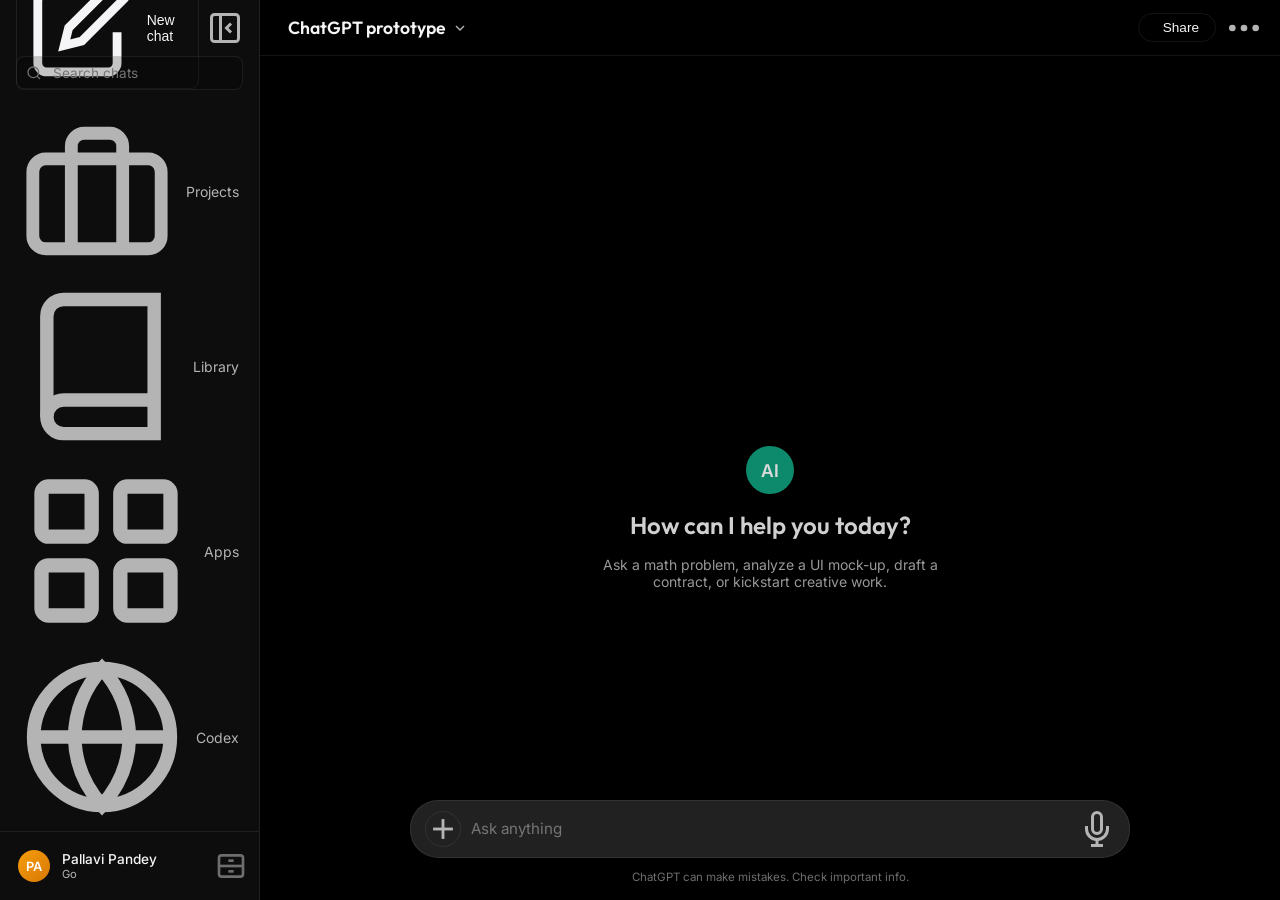
<file: phase1/index.html>
<!DOCTYPE html>
<html lang="en">
<head>
  <meta charset="UTF-8">
  <meta name="viewport" content="width=device-width, initial-scale=1.0">
  <title>ChatGPT Pro - Beautiful Interactive Interface</title>
  <!-- Google Fonts: Inter and Outfit for a modern, tech-premium look -->
  <link rel="preconnect" href="https://fonts.googleapis.com">
  <link rel="preconnect" href="https://fonts.gstatic.com" crossorigin>
  <link href="https://fonts.googleapis.com/css2?family=Inter:wght@300;400;500;600;700&family=Outfit:wght@400;500;600;700&display=swap" rel="stylesheet">
  <link rel="stylesheet" href="styles.css">
</head>
<body class="dark-mode">
  <div id="app-container">
    
    <!-- LEFT SIDEBAR -->
    <aside id="sidebar" class="sidebar">
      
      <!-- Sidebar Header -->
      <div class="sidebar-header">
        <button id="new-chat-btn" class="new-chat-btn" aria-label="New Chat">
          <svg class="icon" viewBox="0 0 24 24" fill="none" stroke="currentColor" stroke-width="2">
            <path d="M11 4H4a2 2 0 0 0-2 2v14a2 2 0 0 0 2 2h14a2 2 0 0 0 2-2v-7" />
            <path d="M18.5 2.5a2.121 2.121 0 1 1 3 3L12 15l-4 1 1-4 9.5-9.5z" />
          </svg>
          <span>New chat</span>
        </button>
        <button id="sidebar-toggle-close" class="sidebar-action-btn" aria-label="Collapse Sidebar">
          <svg class="icon" viewBox="0 0 24 24" fill="none" stroke="currentColor" stroke-width="2">
            <rect x="3" y="3" width="18" height="18" rx="2" />
            <line x1="9" y1="3" x2="9" y2="21" />
            <path d="M16 15l-3-3 3-3" />
          </svg>
        </button>
      </div>

      <!-- Search Box -->
      <div class="sidebar-search-container">
        <div class="search-input-wrapper">
          <svg class="search-icon icon" viewBox="0 0 24 24" fill="none" stroke="currentColor" stroke-width="2">
            <circle cx="11" cy="11" r="8"></circle>
            <line x1="21" y1="21" x2="16.65" y2="16.65"></line>
          </svg>
          <input type="text" id="sidebar-search" placeholder="Search chats" autocomplete="off" />
        </div>
      </div>

      <!-- Scrollable Navigation Area -->
      <div class="sidebar-scroll-area custom-scrollbar">
        <!-- Main Actions -->
        <nav class="sidebar-menu-nav">
          <ul class="nav-list">
            <li class="nav-item">
              <a href="#" class="nav-link">
                <svg class="icon" viewBox="0 0 24 24" fill="none" stroke="currentColor" stroke-width="2">
                  <rect x="2" y="7" width="20" height="14" rx="2" ry="2" />
                  <path d="M16 21V5a2 2 0 0 0-2-2h-4a2 2 0 0 0-2 2v16" />
                </svg>
                <span>Projects</span>
              </a>
            </li>
            <li class="nav-item">
              <a href="#" class="nav-link">
                <svg class="icon" viewBox="0 0 24 24" fill="none" stroke="currentColor" stroke-width="2">
                  <path d="M4 19.5A2.5 2.5 0 0 1 6.5 17H20"></path>
                  <path d="M6.5 2H20v20H6.5A2.5 2.5 0 0 1 4 19.5v-15A2.5 2.5 0 0 1 6.5 2z"></path>
                </svg>
                <span>Library</span>
              </a>
            </li>
            <li class="nav-item">
              <a href="#" class="nav-link">
                <svg class="icon" viewBox="0 0 24 24" fill="none" stroke="currentColor" stroke-width="2">
                  <rect x="3" y="3" width="7" height="7" rx="1" />
                  <rect x="14" y="3" width="7" height="7" rx="1" />
                  <rect x="14" y="14" width="7" height="7" rx="1" />
                  <rect x="3" y="14" width="7" height="7" rx="1" />
                </svg>
                <span>Apps</span>
              </a>
            </li>
            <li class="nav-item">
              <a href="#" class="nav-link">
                <svg class="icon" viewBox="0 0 24 24" fill="none" stroke="currentColor" stroke-width="2">
                  <circle cx="12" cy="12" r="10" />
                  <path d="M12 2a15.3 15.3 0 0 1 4 10 15.3 15.3 0 0 1-4 10 15.3 15.3 0 0 1-4-10 15.3 15.3 0 0 1 4-10z" />
                  <path d="M2 12h20" />
                </svg>
                <span>Codex</span>
              </a>
            </li>
            <li class="nav-item">
              <a href="#" class="nav-link" id="more-nav-btn">
                <svg class="icon" viewBox="0 0 24 24" fill="none" stroke="currentColor" stroke-width="2">
                  <circle cx="12" cy="12" r="1" />
                  <circle cx="19" cy="12" r="1" />
                  <circle cx="5" cy="12" r="1" />
                </svg>
                <span>More</span>
              </a>
            </li>
          </ul>
        </nav>

        <!-- Pinned Chats Section -->
        <div class="sidebar-section">
          <div class="section-title">Pinned</div>
          <ul class="chat-list" id="pinned-chats-list">
            <li class="chat-item" data-chat-id="learning-algebra">
              <button class="chat-btn">
                <svg class="icon chat-icon" viewBox="0 0 24 24" fill="none" stroke="currentColor" stroke-width="2">
                  <path d="M21 15a2 2 0 0 1-2 2H7l-4 4V5a2 2 0 0 1 2-2h14a2 2 0 0 1 2 2z"></path>
                </svg>
                <span class="chat-title-text">Learning algebra foundations</span>
              </button>
            </li>
          </ul>
        </div>

        <!-- Recent Chats Section -->
        <div class="sidebar-section">
          <div class="section-title">Recents</div>
          <ul class="chat-list" id="recent-chats-list">
            <!-- Dynamic Recent Items pre-populated in JS, matches screenshot list -->
          </ul>
        </div>
      </div>

      <!-- Sidebar Footer User Section -->
      <div class="sidebar-footer">
        <div class="user-profile-wrapper" id="profile-trigger-btn">
          <div class="profile-avatar">PA</div>
          <div class="profile-info">
            <span class="profile-name">Pallavi Pandey</span>
            <span class="profile-plan-badge">Go</span>
          </div>
        </div>
        <button id="settings-btn" class="settings-btn" aria-label="Workspaces Cabinet">
          <svg class="icon" viewBox="0 0 24 24" fill="none" stroke="currentColor" stroke-width="2">
            <rect x="3" y="4" width="18" height="16" rx="2" />
            <path d="M3 12h18" />
            <path d="M10 8h4" />
            <path d="M10 16h4" />
          </svg>
        </button>
      </div>
    </aside>

    <!-- MAIN CHAT CANVAS -->
    <main id="main-content" class="main-content">
      
      <!-- Top Sticky Navigation Bar -->
      <header id="main-header" class="main-header">
        <div class="header-left">
          <button id="sidebar-toggle-open" class="header-action-btn collapsed-only" aria-label="Expand Sidebar">
            <svg class="icon" viewBox="0 0 24 24" fill="none" stroke="currentColor" stroke-width="2">
              <rect x="3" y="3" width="18" height="18" rx="2" />
              <line x1="9" y1="3" x2="9" y2="21" />
              <path d="M9 9l3 3-3 3" />
            </svg>
          </button>
          
          <!-- Dropdown Model Switcher -->
          <div class="model-select-wrapper">
            <button id="model-select-btn" class="model-select-btn">
              <span id="active-model-name">ChatGPT prototype</span>
              <svg class="chevron icon" viewBox="0 0 24 24" fill="none" stroke="currentColor" stroke-width="2">
                <polyline points="6 9 12 15 18 9"></polyline>
              </svg>
            </button>
            <div id="model-dropdown" class="model-dropdown hidden">
              <div class="dropdown-header">Model Selection</div>
              <button class="dropdown-item active" data-model="chatgpt">
                <div class="dropdown-item-info">
                  <span class="dropdown-item-title">ChatGPT 4o</span>
                  <span class="dropdown-item-desc">Versatile, optimized model for everyday tasks.</span>
                </div>
                <svg class="check-icon icon" viewBox="0 0 24 24" fill="none" stroke="currentColor" stroke-width="2"><polyline points="20 6 9 17 4 12"></polyline></svg>
              </button>
              <button class="dropdown-item" data-model="o1">
                <div class="dropdown-item-info">
                  <span class="dropdown-item-title">o1 Reasoning</span>
                  <span class="dropdown-item-desc">Excels at complex math, coding, and logical reasoning.</span>
                </div>
                <svg class="check-icon icon" viewBox="0 0 24 24" fill="none" stroke="currentColor" stroke-width="2"><polyline points="20 6 9 17 4 12"></polyline></svg>
              </button>
              <button class="dropdown-item" data-model="o3-mini">
                <div class="dropdown-item-info">
                  <span class="dropdown-item-title">o3-mini</span>
                  <span class="dropdown-item-desc">Speed and reasoning balanced for developers.</span>
                </div>
                <svg class="check-icon icon" viewBox="0 0 24 24" fill="none" stroke="currentColor" stroke-width="2"><polyline points="20 6 9 17 4 12"></polyline></svg>
              </button>
              <button class="dropdown-item" data-model="designer">
                <div class="dropdown-item-info">
                  <span class="dropdown-item-title">Design Critic 2026</span>
                  <span class="dropdown-item-desc">Hyper-focused review system with 40+ years experience.</span>
                </div>
                <svg class="check-icon icon" viewBox="0 0 24 24" fill="none" stroke="currentColor" stroke-width="2"><polyline points="20 6 9 17 4 12"></polyline></svg>
              </button>
            </div>
          </div>
        </div>

        <div class="header-right">
          <button id="share-chat-btn" class="share-btn">
            <svg class="icon" viewBox="0 0 24 24" fill="none" stroke="currentColor" stroke-width="2">
              <path d="M4 12v8a2 2 0 0 0 2 2h12a2 2 0 0 0 2-2v-8" />
              <polyline points="16 6 12 2 8 6" />
              <line x1="12" y1="2" x2="12" y2="15" />
            </svg>
            <span>Share</span>
          </button>
          <button class="header-action-btn" aria-label="More Options">
            <svg class="icon" viewBox="0 0 24 24" fill="none" stroke="currentColor" stroke-width="2">
              <circle cx="12" cy="12" r="1"></circle>
              <circle cx="19" cy="12" r="1"></circle>
              <circle cx="5" cy="12" r="1"></circle>
            </svg>
          </button>
        </div>
      </header>

      <!-- Scrollable Message List Canvas -->
      <div id="chat-scroller" class="chat-scroller custom-scrollbar">
        <div id="chat-thread-container" class="chat-thread-container">
          <!-- Active Conversation bubble structure loaded by app.js -->
        </div>
      </div>

      <!-- Floating Input area -->
      <div class="chat-input-sticky-footer">
        <div class="chat-input-wrapper">
          <button id="input-action-plus" class="input-action-btn plus-btn" aria-label="Add Content">
            <svg class="icon" viewBox="0 0 24 24" fill="none" stroke="currentColor" stroke-width="2">
              <line x1="12" y1="5" x2="12" y2="19"></line>
              <line x1="5" y1="12" x2="19" y2="12"></line>
            </svg>
          </button>
          
          <div class="textarea-container">
            <textarea 
              id="main-chat-input" 
              placeholder="Ask anything" 
              rows="1" 
              autocomplete="off"
            ></textarea>
          </div>

          <div class="input-controls-right">
            <button id="mic-input-btn" class="input-action-btn mic-btn" aria-label="Voice Input">
              <svg class="icon" viewBox="0 0 24 24" fill="none" stroke="currentColor" stroke-width="2">
                <path d="M12 1a3 3 0 0 0-3 3v8a3 3 0 0 0 6 0V4a3 3 0 0 0-3-3z"/>
                <path d="M19 10v2a7 7 0 0 1-14 0v-2"/>
                <line x1="12" y1="19" x2="12" y2="23"/>
                <line x1="8" y1="23" x2="16" y2="23"/>
              </svg>
            </button>
          </div>
        </div>
        <p class="disclaimer-text">ChatGPT can make mistakes. Check important info.</p>
      </div>

    </main>

    <!-- Right Sidebar (Document Viewer) -->
    <aside id="right-sidebar" class="right-sidebar closed">
      <div class="right-sidebar-header">
        <div class="right-sidebar-title">
          <svg viewBox="0 0 24 24" fill="none" stroke="currentColor" stroke-width="2"><path d="M14 2H6a2 2 0 0 0-2 2v16a2 2 0 0 0 2 2h12a2 2 0 0 0 2-2V8z"/><polyline points="14 2 14 8 20 8"/><line x1="16" y1="13" x2="8" y2="13"/><line x1="16" y1="17" x2="8" y2="17"/><polyline points="10 9 9 9 8 9"/></svg>
          <span>Source Document</span>
        </div>
        <button id="close-right-sidebar" class="sidebar-icon-btn" aria-label="Close Sidebar">
          <svg viewBox="0 0 24 24" fill="none" stroke="currentColor" stroke-width="2"><line x1="18" y1="6" x2="6" y2="18"/><line x1="6" y1="6" x2="18" y2="18"/></svg>
        </button>
      </div>
      <div class="right-sidebar-content">
        <div class="reader-view-container">
          <h2 id="reader-title">Loading...</h2>
          <div id="reader-meta" class="reader-meta">verifying source</div>
          <div id="reader-body" class="reader-body">
            <p>Fetching content for verification...</p>
          </div>
        </div>
      </div>
      <div class="right-sidebar-footer">
        <button id="open-original-page" class="sidebar-action-btn secondary">
          Open Original Page
          <svg viewBox="0 0 24 24" fill="none" stroke="currentColor" stroke-width="2" style="width: 14px; height: 14px;"><path d="M18 13v6a2 2 0 0 1-2 2H5a2 2 0 0 1-2-2V8a2 2 0 0 1 2-2h6"/><polyline points="15 3 21 3 21 9"/><line x1="10" y1="14" x2="21" y2="3"/></svg>
        </button>
      </div>
    </aside>
  </div>

  <!-- ULTRA-PREMIUM SOURCE DETAILS HOVER/CLICK POPOVER CARD -->
  <div id="citation-popover-card" class="citation-popover-card hidden">
    <div class="popover-header">
      <div class="popover-source-logo" id="popover-logo">W</div>
      <div class="popover-source-meta">
        <span class="popover-source-title" id="popover-title">Wikipedia</span>
        <span class="popover-source-url" id="popover-url">wikipedia.org</span>
      </div>
    </div>
    <div class="popover-body">
      <p id="popover-snippet">Loading snippet context from verified source database...</p>
    </div>
    <div class="popover-footer">
      <a href="#" target="_blank" id="popover-link-btn" class="popover-link-btn">
        View source document
        <svg class="icon" viewBox="0 0 24 24" fill="none" stroke="currentColor" stroke-width="2">
          <line x1="7" y1="17" x2="17" y2="7"></line>
          <polyline points="7 7 17 7 17 17"></polyline>
        </svg>
      </a>
    </div>
  </div>

  <!-- ADVANCED VOICE MODE INTERACTIVE OVERLAY -->
  <div id="voice-overlay" class="voice-overlay hidden">
    <div class="voice-overlay-header">
      <div class="voice-logo">ChatGPT Pro <span class="voice-tag">Voice</span></div>
      <button id="close-voice-overlay" class="close-voice-btn" aria-label="Exit Voice Mode">
        <svg class="icon" viewBox="0 0 24 24" fill="none" stroke="currentColor" stroke-width="2">
          <line x1="18" y1="6" x2="6" y2="18"></line>
          <line x1="6" y1="6" x2="18" y2="18"></line>
        </svg>
      </button>
    </div>

    <!-- Canvas Wave Visualizer & Glowing Orb -->
    <div class="voice-visualizer-container">
      <div class="voice-glow-orb-wrapper">
        <div class="voice-glow-outer"></div>
        <div class="voice-glow-inner"></div>
        <canvas id="voice-wave-canvas"></canvas>
      </div>
      <div class="voice-status-wrapper">
        <h2 id="voice-status-text">Advanced Voice</h2>
        <p id="voice-subtitle-text">Listening to ambient audio...</p>
      </div>
    </div>

    <!-- Voice Control Panel -->
    <div class="voice-controls-footer">
      <button id="voice-mute-btn" class="voice-footer-action-btn" aria-label="Mute Microphone">
        <svg class="icon" viewBox="0 0 24 24" fill="none" stroke="currentColor" stroke-width="2">
          <path d="M12 1a3 3 0 0 0-3 3v8a3 3 0 0 0 6 0V4a3 3 0 0 0-3-3z"/>
          <path d="M19 10v2a7 7 0 0 1-14 0v-2"/>
          <line x1="12" y1="19" x2="12" y2="23"/>
          <line x1="8" y1="23" x2="16" y2="23"/>
        </svg>
      </button>
      
      <button id="end-voice-mode-btn" class="voice-end-btn">
        End Call
      </button>

      <button id="voice-cam-btn" class="voice-footer-action-btn muted" aria-label="Toggle Camera">
        <svg class="icon" viewBox="0 0 24 24" fill="none" stroke="currentColor" stroke-width="2">
          <path d="M23 19a2 2 0 0 1-2 2H3a2 2 0 0 1-2-2V8a2 2 0 0 1 2-2h4l2-3h6l2 3h4a2 2 0 0 1 2 2z"/>
          <circle cx="12" cy="13" r="4"/>
        </svg>
      </button>
    </div>
  </div>

  <!-- Assumption Interception Modal -->
  <div id="assumption-modal-backdrop" class="modal-backdrop hidden">
    <div class="assumption-modal">
      <div class="modal-header">
        <h3>Review AI Assumptions</h3>
        <p>Before proceeding, the AI has made the following assumptions based on your prompt.</p>
      </div>
      
      <div class="modal-body" id="assumption-list">
        <!-- Assumptions injected via JS -->
      </div>
      
      <div class="extra-context-container">
        <label for="extra-context-input">Add extra context (optional)</label>
        <textarea id="extra-context-input" placeholder="Type any additional instructions here..." rows="2"></textarea>
      </div>

      <div class="modal-footer">
        <button id="btn-edit-prompt" class="modal-btn secondary">Edit Prompt</button>
        <button id="btn-proceed-assumptions" class="modal-btn primary-green">Proceed</button>
      </div>
    </div>
  </div>

  <!-- Review Hover Tooltip -->
  <div id="review-tooltip" class="review-tooltip hidden">
    <div class="tooltip-header">
      <span id="tooltip-icon"></span>
      <h4 id="tooltip-title">Title</h4>
    </div>
    <p id="tooltip-description">Description</p>
    <div id="tooltip-actions" class="tooltip-actions"></div>
  </div>

  <script src="app.js"></script>
</body>
</html>
</file>
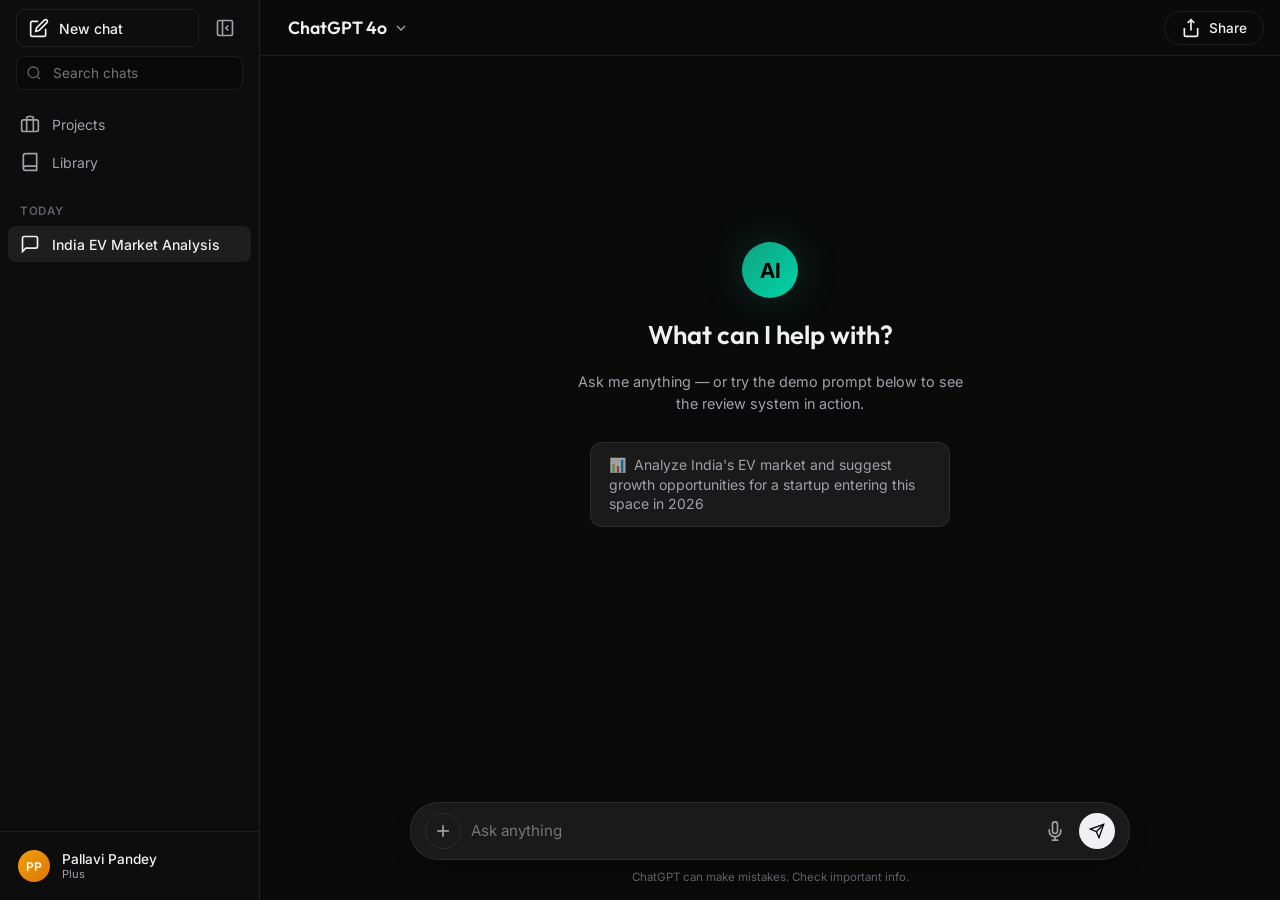
<file: phase2/index.html>
<!DOCTYPE html>
<html lang="en">
<head>
  <meta charset="UTF-8">
  <meta name="viewport" content="width=device-width, initial-scale=1.0">
  <title>ChatGPT Pro — EV Market Review Demo</title>
  <meta name="description" content="Phase 2: AI Response Review System with context checking, colored underline annotations, and source verification sidebar.">
  <link rel="preconnect" href="https://fonts.googleapis.com">
  <link rel="preconnect" href="https://fonts.gstatic.com" crossorigin>
  <link href="https://fonts.googleapis.com/css2?family=Inter:wght@300;400;500;600;700&family=Outfit:wght@400;500;600;700&display=swap" rel="stylesheet">
  <link rel="stylesheet" href="styles.css">
</head>
<body>
  <div id="app-container">

    <!-- LEFT SIDEBAR -->
    <aside id="sidebar" class="sidebar">
      <div class="sidebar-header">
        <button id="new-chat-btn" class="new-chat-btn" aria-label="New Chat">
          <svg class="icon" viewBox="0 0 24 24" fill="none" stroke="currentColor" stroke-width="2">
            <path d="M11 4H4a2 2 0 0 0-2 2v14a2 2 0 0 0 2 2h14a2 2 0 0 0 2-2v-7" />
            <path d="M18.5 2.5a2.121 2.121 0 1 1 3 3L12 15l-4 1 1-4 9.5-9.5z" />
          </svg>
          <span>New chat</span>
        </button>
        <button id="sidebar-toggle-close" class="sidebar-action-btn" aria-label="Collapse Sidebar">
          <svg class="icon" viewBox="0 0 24 24" fill="none" stroke="currentColor" stroke-width="2">
            <rect x="3" y="3" width="18" height="18" rx="2" />
            <line x1="9" y1="3" x2="9" y2="21" />
            <path d="M16 15l-3-3 3-3" />
          </svg>
        </button>
      </div>

      <div class="sidebar-search-container">
        <div class="search-input-wrapper">
          <svg class="search-icon icon" viewBox="0 0 24 24" fill="none" stroke="currentColor" stroke-width="2">
            <circle cx="11" cy="11" r="8"></circle>
            <line x1="21" y1="21" x2="16.65" y2="16.65"></line>
          </svg>
          <input type="text" id="sidebar-search" placeholder="Search chats" autocomplete="off" />
        </div>
      </div>

      <div class="sidebar-scroll-area custom-scrollbar">
        <nav class="sidebar-menu-nav">
          <ul class="nav-list">
            <li class="nav-item">
              <a href="#" class="nav-link">
                <svg class="icon" viewBox="0 0 24 24" fill="none" stroke="currentColor" stroke-width="2">
                  <rect x="2" y="7" width="20" height="14" rx="2" ry="2" />
                  <path d="M16 21V5a2 2 0 0 0-2-2h-4a2 2 0 0 0-2 2v16" />
                </svg>
                <span>Projects</span>
              </a>
            </li>
            <li class="nav-item">
              <a href="#" class="nav-link">
                <svg class="icon" viewBox="0 0 24 24" fill="none" stroke="currentColor" stroke-width="2">
                  <path d="M4 19.5A2.5 2.5 0 0 1 6.5 17H20"></path>
                  <path d="M6.5 2H20v20H6.5A2.5 2.5 0 0 1 4 19.5v-15A2.5 2.5 0 0 1 6.5 2z"></path>
                </svg>
                <span>Library</span>
              </a>
            </li>
          </ul>
        </nav>

        <div class="sidebar-section">
          <div class="section-title">Today</div>
          <ul class="chat-list" id="recent-chats-list">
            <li class="chat-item active" data-chat-id="ev-market">
              <button class="chat-btn">
                <svg class="icon chat-icon" viewBox="0 0 24 24" fill="none" stroke="currentColor" stroke-width="2">
                  <path d="M21 15a2 2 0 0 1-2 2H7l-4 4V5a2 2 0 0 1 2-2h14a2 2 0 0 1 2 2z"></path>
                </svg>
                <span class="chat-title-text">India EV Market Analysis</span>
              </button>
            </li>
          </ul>
        </div>
      </div>

      <div class="sidebar-footer">
        <div class="user-profile-wrapper" id="profile-trigger-btn">
          <div class="profile-avatar">PP</div>
          <div class="profile-info">
            <span class="profile-name">Pallavi Pandey</span>
            <span class="profile-plan-badge">Plus</span>
          </div>
        </div>
      </div>
    </aside>

    <!-- MAIN CHAT CANVAS -->
    <main id="main-content" class="main-content">

      <header id="main-header" class="main-header">
        <div class="header-left">
          <button id="sidebar-toggle-open" class="header-action-btn collapsed-only" aria-label="Expand Sidebar">
            <svg class="icon" viewBox="0 0 24 24" fill="none" stroke="currentColor" stroke-width="2">
              <rect x="3" y="3" width="18" height="18" rx="2" />
              <line x1="9" y1="3" x2="9" y2="21" />
              <path d="M9 9l3 3-3 3" />
            </svg>
          </button>
          <div class="model-select-wrapper">
            <button id="model-select-btn" class="model-select-btn">
              <span id="active-model-name">ChatGPT 4o</span>
              <svg class="chevron icon" viewBox="0 0 24 24" fill="none" stroke="currentColor" stroke-width="2">
                <polyline points="6 9 12 15 18 9"></polyline>
              </svg>
            </button>
          </div>
        </div>
        <div class="header-right">
          <button id="share-chat-btn" class="share-btn">
            <svg class="icon" viewBox="0 0 24 24" fill="none" stroke="currentColor" stroke-width="2">
              <path d="M4 12v8a2 2 0 0 0 2 2h12a2 2 0 0 0 2-2v-8" />
              <polyline points="16 6 12 2 8 6" />
              <line x1="12" y1="2" x2="12" y2="15" />
            </svg>
            <span>Share</span>
          </button>
        </div>
      </header>

      <!-- Scrollable Message Area -->
      <div id="chat-scroller" class="chat-scroller custom-scrollbar">
        <div id="chat-thread-container" class="chat-thread-container">
          <!-- Welcome screen rendered by JS -->
        </div>
      </div>

      <!-- Floating Input Area -->
      <div class="chat-input-sticky-footer">
        <div class="chat-input-wrapper">
          <button id="input-action-plus" class="input-action-btn plus-btn" aria-label="Add Content">
            <svg class="icon" viewBox="0 0 24 24" fill="none" stroke="currentColor" stroke-width="2">
              <line x1="12" y1="5" x2="12" y2="19"></line>
              <line x1="5" y1="12" x2="19" y2="12"></line>
            </svg>
          </button>
          <div class="textarea-container">
            <textarea
              id="main-chat-input"
              placeholder="Ask anything"
              rows="1"
              autocomplete="off"
            ></textarea>
          </div>
          <div class="input-controls-right">
            <button id="mic-input-btn" class="input-action-btn mic-btn" aria-label="Voice Input">
              <svg class="icon" viewBox="0 0 24 24" fill="none" stroke="currentColor" stroke-width="2">
                <path d="M12 1a3 3 0 0 0-3 3v8a3 3 0 0 0 6 0V4a3 3 0 0 0-3-3z"/>
                <path d="M19 10v2a7 7 0 0 1-14 0v-2"/>
                <line x1="12" y1="19" x2="12" y2="23"/>
                <line x1="8" y1="23" x2="16" y2="23"/>
              </svg>
            </button>
            <button id="send-btn" class="send-btn" aria-label="Send message">
              <svg class="icon" viewBox="0 0 24 24" fill="none" stroke="currentColor" stroke-width="2">
                <line x1="22" y1="2" x2="11" y2="13"></line>
                <polygon points="22 2 15 22 11 13 2 9 22 2"></polygon>
              </svg>
            </button>
          </div>
        </div>
        <p class="disclaimer-text">ChatGPT can make mistakes. Check important info.</p>
      </div>

    </main>

    <!-- RIGHT SIDEBAR (Source Document Viewer) -->
    <aside id="right-sidebar" class="right-sidebar closed">
      <div class="right-sidebar-header">
        <div class="right-sidebar-title">
          <svg viewBox="0 0 24 24" fill="none" stroke="currentColor" stroke-width="2"><path d="M14 2H6a2 2 0 0 0-2 2v16a2 2 0 0 0 2 2h12a2 2 0 0 0 2-2V8z"/><polyline points="14 2 14 8 20 8"/><line x1="16" y1="13" x2="8" y2="13"/><line x1="16" y1="17" x2="8" y2="17"/><polyline points="10 9 9 9 8 9"/></svg>
          <span>Source Document</span>
        </div>
        <button id="close-right-sidebar" class="sidebar-icon-btn" aria-label="Close Sidebar">
          <svg viewBox="0 0 24 24" fill="none" stroke="currentColor" stroke-width="2"><line x1="18" y1="6" x2="6" y2="18"/><line x1="6" y1="6" x2="18" y2="18"/></svg>
        </button>
      </div>
      <div class="right-sidebar-content custom-scrollbar">
        <div class="reader-view-container">
          <h2 id="reader-title">Loading…</h2>
          <div id="reader-meta" class="reader-meta">Verifying source</div>
          <div id="reader-body" class="reader-body">
            <p>Fetching content for verification…</p>
          </div>
        </div>
      </div>
      <div class="right-sidebar-footer">
        <button id="open-original-page" class="open-original-btn">
          Open Original Page
          <svg viewBox="0 0 24 24" fill="none" stroke="currentColor" stroke-width="2" style="width:14px;height:14px;"><path d="M18 13v6a2 2 0 0 1-2 2H5a2 2 0 0 1-2-2V8a2 2 0 0 1 2-2h6"/><polyline points="15 3 21 3 21 9"/><line x1="10" y1="14" x2="21" y2="3"/></svg>
        </button>
      </div>
    </aside>
  </div>

  <!-- CONTEXT CHECK CARD MODAL -->
  <div id="context-modal-backdrop" class="modal-backdrop hidden">
    <div class="context-modal" id="context-modal">
      <div class="context-modal-header">
        <div class="context-modal-icon">
          <svg viewBox="0 0 24 24" fill="none" stroke="currentColor" stroke-width="2">
            <circle cx="12" cy="12" r="10"/>
            <path d="M12 16v-4"/>
            <path d="M12 8h.01"/>
          </svg>
        </div>
        <div>
          <h3>Context Check</h3>
          <p>Before generating a response, I've identified these assumptions. Please review:</p>
        </div>
      </div>

      <div class="context-modal-body" id="assumption-list">
        <!-- JS injects assumption cards -->
      </div>

      <div class="extra-context-container">
        <label for="extra-context-input">Add extra context (optional)</label>
        <textarea id="extra-context-input" placeholder="e.g., Focus on two-wheeler EVs only…" rows="2"></textarea>
      </div>

      <div class="context-modal-footer">
        <button id="btn-edit-prompt" class="modal-btn secondary">Edit Prompt</button>
        <button id="btn-proceed" class="modal-btn primary-glow">
          <svg viewBox="0 0 24 24" fill="none" stroke="currentColor" stroke-width="2" style="width:16px;height:16px;"><polyline points="20 6 9 17 4 12"/></svg>
          Proceed
        </button>
      </div>
    </div>
  </div>

  <!-- REVIEW TOOLTIP -->
  <div id="review-tooltip" class="review-tooltip hidden">
    <div class="tooltip-header">
      <span id="tooltip-icon"></span>
      <h4 id="tooltip-title">Title</h4>
    </div>
    <p id="tooltip-description">Description</p>
    <div id="tooltip-actions" class="tooltip-actions"></div>
  </div>

  <script src="app.js"></script>
</body>
</html>
</file>
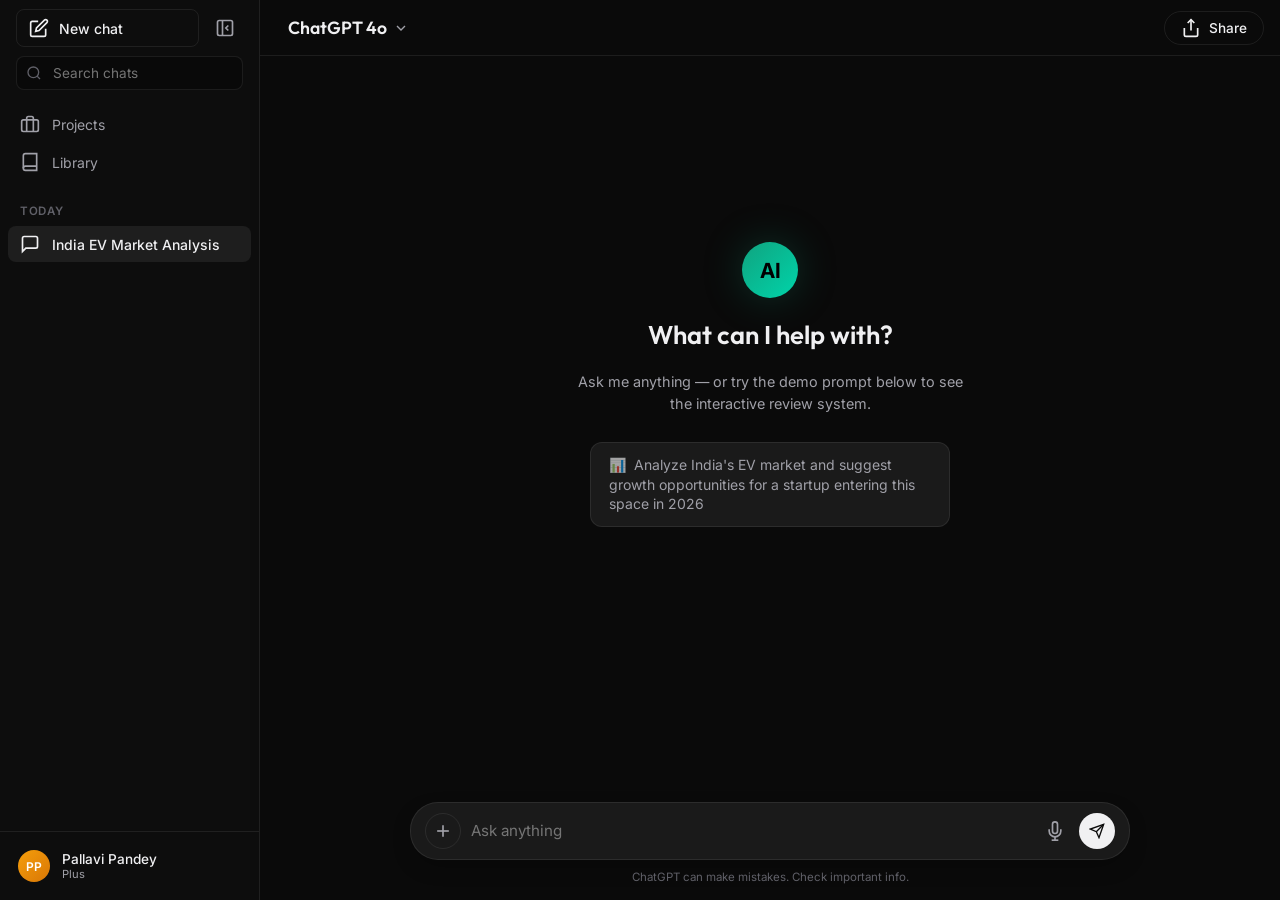
<file: phase3/index.html>
<!DOCTYPE html>
<html lang="en">
<head>
  <meta charset="UTF-8">
  <meta name="viewport" content="width=device-width, initial-scale=1.0">
  <title>ChatGPT Pro — Phase 3: Interactive Review & Comparison</title>
  <meta name="description" content="Phase 3: Editable inline review, multi-turn follow-up, and side-by-side original vs corrected comparison.">
  <link rel="preconnect" href="https://fonts.googleapis.com">
  <link rel="preconnect" href="https://fonts.gstatic.com" crossorigin>
  <link href="https://fonts.googleapis.com/css2?family=Inter:wght@300;400;500;600;700&family=Outfit:wght@400;500;600;700&display=swap" rel="stylesheet">
  <link rel="stylesheet" href="styles.css">
</head>
<body>
  <div id="app-container">

    <!-- LEFT SIDEBAR -->
    <aside id="sidebar" class="sidebar">
      <div class="sidebar-header">
        <button id="new-chat-btn" class="new-chat-btn" aria-label="New Chat">
          <svg class="icon" viewBox="0 0 24 24" fill="none" stroke="currentColor" stroke-width="2">
            <path d="M11 4H4a2 2 0 0 0-2 2v14a2 2 0 0 0 2 2h14a2 2 0 0 0 2-2v-7" />
            <path d="M18.5 2.5a2.121 2.121 0 1 1 3 3L12 15l-4 1 1-4 9.5-9.5z" />
          </svg>
          <span>New chat</span>
        </button>
        <button id="sidebar-toggle-close" class="sidebar-action-btn" aria-label="Collapse Sidebar">
          <svg class="icon" viewBox="0 0 24 24" fill="none" stroke="currentColor" stroke-width="2">
            <rect x="3" y="3" width="18" height="18" rx="2" />
            <line x1="9" y1="3" x2="9" y2="21" />
            <path d="M16 15l-3-3 3-3" />
          </svg>
        </button>
      </div>

      <div class="sidebar-search-container">
        <div class="search-input-wrapper">
          <svg class="search-icon icon" viewBox="0 0 24 24" fill="none" stroke="currentColor" stroke-width="2">
            <circle cx="11" cy="11" r="8"></circle>
            <line x1="21" y1="21" x2="16.65" y2="16.65"></line>
          </svg>
          <input type="text" id="sidebar-search" placeholder="Search chats" autocomplete="off" />
        </div>
      </div>

      <div class="sidebar-scroll-area custom-scrollbar">
        <nav class="sidebar-menu-nav">
          <ul class="nav-list">
            <li class="nav-item"><a href="#" class="nav-link"><svg class="icon" viewBox="0 0 24 24" fill="none" stroke="currentColor" stroke-width="2"><rect x="2" y="7" width="20" height="14" rx="2" /><path d="M16 21V5a2 2 0 0 0-2-2h-4a2 2 0 0 0-2 2v16" /></svg><span>Projects</span></a></li>
            <li class="nav-item"><a href="#" class="nav-link"><svg class="icon" viewBox="0 0 24 24" fill="none" stroke="currentColor" stroke-width="2"><path d="M4 19.5A2.5 2.5 0 0 1 6.5 17H20"/><path d="M6.5 2H20v20H6.5A2.5 2.5 0 0 1 4 19.5v-15A2.5 2.5 0 0 1 6.5 2z"/></svg><span>Library</span></a></li>
          </ul>
        </nav>
        <div class="sidebar-section">
          <div class="section-title">Today</div>
          <ul class="chat-list" id="recent-chats-list">
            <li class="chat-item active" data-chat-id="ev-market">
              <button class="chat-btn">
                <svg class="icon chat-icon" viewBox="0 0 24 24" fill="none" stroke="currentColor" stroke-width="2"><path d="M21 15a2 2 0 0 1-2 2H7l-4 4V5a2 2 0 0 1 2-2h14a2 2 0 0 1 2 2z"></path></svg>
                <span class="chat-title-text">India EV Market Analysis</span>
              </button>
            </li>
          </ul>
        </div>
      </div>

      <div class="sidebar-footer">
        <div class="user-profile-wrapper">
          <div class="profile-avatar">PP</div>
          <div class="profile-info">
            <span class="profile-name">Pallavi Pandey</span>
            <span class="profile-plan-badge">Plus</span>
          </div>
        </div>
      </div>
    </aside>

    <!-- MAIN CHAT CANVAS -->
    <main id="main-content" class="main-content">

      <header id="main-header" class="main-header">
        <div class="header-left">
          <button id="sidebar-toggle-open" class="header-action-btn collapsed-only" aria-label="Expand Sidebar">
            <svg class="icon" viewBox="0 0 24 24" fill="none" stroke="currentColor" stroke-width="2"><rect x="3" y="3" width="18" height="18" rx="2" /><line x1="9" y1="3" x2="9" y2="21" /><path d="M9 9l3 3-3 3" /></svg>
          </button>
          <div class="model-select-wrapper">
            <button id="model-select-btn" class="model-select-btn">
              <span>ChatGPT 4o</span>
              <svg class="chevron icon" viewBox="0 0 24 24" fill="none" stroke="currentColor" stroke-width="2"><polyline points="6 9 12 15 18 9"></polyline></svg>
            </button>
          </div>
        </div>
        <div class="header-right">
          <button id="share-chat-btn" class="share-btn">
            <svg class="icon" viewBox="0 0 24 24" fill="none" stroke="currentColor" stroke-width="2"><path d="M4 12v8a2 2 0 0 0 2 2h12a2 2 0 0 0 2-2v-8" /><polyline points="16 6 12 2 8 6" /><line x1="12" y1="2" x2="12" y2="15" /></svg>
            <span>Share</span>
          </button>
        </div>
      </header>

      <!-- Scrollable Message Area -->
      <div id="chat-scroller" class="chat-scroller custom-scrollbar">
        <div id="chat-thread-container" class="chat-thread-container">
          <!-- JS renders content -->
        </div>
      </div>

      <!-- Floating Input Area -->
      <div class="chat-input-sticky-footer">
        <div class="chat-input-wrapper">
          <button id="input-action-plus" class="input-action-btn plus-btn" aria-label="Add Content">
            <svg class="icon" viewBox="0 0 24 24" fill="none" stroke="currentColor" stroke-width="2"><line x1="12" y1="5" x2="12" y2="19"/><line x1="5" y1="12" x2="19" y2="12"/></svg>
          </button>
          <div class="textarea-container">
            <textarea id="main-chat-input" placeholder="Ask anything" rows="1" autocomplete="off"></textarea>
          </div>
          <div class="input-controls-right">
            <button id="mic-input-btn" class="input-action-btn mic-btn" aria-label="Voice Input">
              <svg class="icon" viewBox="0 0 24 24" fill="none" stroke="currentColor" stroke-width="2"><path d="M12 1a3 3 0 0 0-3 3v8a3 3 0 0 0 6 0V4a3 3 0 0 0-3-3z"/><path d="M19 10v2a7 7 0 0 1-14 0v-2"/><line x1="12" y1="19" x2="12" y2="23"/><line x1="8" y1="23" x2="16" y2="23"/></svg>
            </button>
            <button id="send-btn" class="send-btn" aria-label="Send message">
              <svg class="icon" viewBox="0 0 24 24" fill="none" stroke="currentColor" stroke-width="2"><line x1="22" y1="2" x2="11" y2="13"/><polygon points="22 2 15 22 11 13 2 9 22 2"/></svg>
            </button>
          </div>
        </div>
        <p class="disclaimer-text">ChatGPT can make mistakes. Check important info.</p>
      </div>
    </main>

    <!-- RIGHT SIDEBAR (Source Document Viewer) -->
    <aside id="right-sidebar" class="right-sidebar closed">
      <div class="right-sidebar-header">
        <div class="right-sidebar-title">
          <svg viewBox="0 0 24 24" fill="none" stroke="currentColor" stroke-width="2"><path d="M14 2H6a2 2 0 0 0-2 2v16a2 2 0 0 0 2 2h12a2 2 0 0 0 2-2V8z"/><polyline points="14 2 14 8 20 8"/></svg>
          <span id="right-sidebar-label">Source Document</span>
        </div>
        <button id="close-right-sidebar" class="sidebar-icon-btn" aria-label="Close Sidebar">
          <svg viewBox="0 0 24 24" fill="none" stroke="currentColor" stroke-width="2"><line x1="18" y1="6" x2="6" y2="18"/><line x1="6" y1="6" x2="18" y2="18"/></svg>
        </button>
      </div>
      <div class="right-sidebar-content custom-scrollbar" id="right-sidebar-body">
        <div class="reader-view-container">
          <h2 id="reader-title">Loading…</h2>
          <div id="reader-meta" class="reader-meta">Verifying source</div>
          <div id="reader-body" class="reader-body"><p>Fetching content…</p></div>
        </div>
      </div>
      <div class="right-sidebar-footer">
        <button id="open-original-page" class="open-original-btn">
          Open Original Page
          <svg viewBox="0 0 24 24" fill="none" stroke="currentColor" stroke-width="2" style="width:14px;height:14px;"><path d="M18 13v6a2 2 0 0 1-2 2H5a2 2 0 0 1-2-2V8a2 2 0 0 1 2-2h6"/><polyline points="15 3 21 3 21 9"/><line x1="10" y1="14" x2="21" y2="3"/></svg>
        </button>
      </div>
    </aside>
  </div>

  <!-- CONTEXT CHECK MODAL -->
  <div id="context-modal-backdrop" class="modal-backdrop hidden">
    <div class="context-modal">
      <div class="context-modal-header">
        <div class="context-modal-icon">
          <svg viewBox="0 0 24 24" fill="none" stroke="currentColor" stroke-width="2"><circle cx="12" cy="12" r="10"/><path d="M12 16v-4"/><path d="M12 8h.01"/></svg>
        </div>
        <div>
          <h3>Context Check</h3>
          <p>Before generating a response, I've identified these assumptions. Please review:</p>
        </div>
      </div>
      <div class="context-modal-body" id="assumption-list"></div>
      <div class="extra-context-container">
        <label for="extra-context-input">Add extra context (optional)</label>
        <textarea id="extra-context-input" placeholder="e.g., Focus on two-wheeler EVs only…" rows="2"></textarea>
      </div>
      <div class="context-modal-footer">
        <button id="btn-edit-prompt" class="modal-btn secondary">Edit Prompt</button>
        <button id="btn-proceed" class="modal-btn primary-glow">
          <svg viewBox="0 0 24 24" fill="none" stroke="currentColor" stroke-width="2" style="width:16px;height:16px;"><polyline points="20 6 9 17 4 12"/></svg>
          Proceed
        </button>
      </div>
    </div>
  </div>

  <!-- INLINE EDIT MODAL (for rewriting a phrase) -->
  <div id="edit-modal-backdrop" class="modal-backdrop hidden">
    <div class="edit-modal">
      <div class="edit-modal-header">
        <h3>Edit Phrase</h3>
        <button id="edit-modal-close" class="sidebar-icon-btn" aria-label="Close">
          <svg viewBox="0 0 24 24" fill="none" stroke="currentColor" stroke-width="2"><line x1="18" y1="6" x2="6" y2="18"/><line x1="6" y1="6" x2="18" y2="18"/></svg>
        </button>
      </div>
      <div class="edit-modal-body">
        <label class="edit-label">Original phrase</label>
        <div class="edit-original" id="edit-original-text"></div>
        <label class="edit-label" style="margin-top:14px;">Your corrected version</label>
        <textarea id="edit-rewrite-input" rows="3" placeholder="Type your corrected version…"></textarea>
      </div>
      <div class="edit-modal-footer">
        <button id="edit-cancel-btn" class="modal-btn secondary">Cancel</button>
        <button id="edit-apply-btn" class="modal-btn primary-glow">
          <svg viewBox="0 0 24 24" fill="none" stroke="currentColor" stroke-width="2" style="width:16px;height:16px;"><polyline points="20 6 9 17 4 12"/></svg>
          Apply Change
        </button>
      </div>
    </div>
  </div>

  <!-- REVIEW TOOLTIP -->
  <div id="review-tooltip" class="review-tooltip hidden">
    <div class="tooltip-header">
      <span id="tooltip-icon"></span>
      <h4 id="tooltip-title">Title</h4>
    </div>
    <p id="tooltip-description">Description</p>
    <div id="tooltip-actions" class="tooltip-actions"></div>
  </div>

  <!-- COMPARISON OVERLAY -->
  <div id="comparison-backdrop" class="modal-backdrop hidden">
    <div class="comparison-panel">
      <div class="comparison-header">
        <h3>Side-by-Side Comparison</h3>
        <p>Original AI response vs. your corrected version</p>
        <button id="comparison-close" class="sidebar-icon-btn" aria-label="Close">
          <svg viewBox="0 0 24 24" fill="none" stroke="currentColor" stroke-width="2"><line x1="18" y1="6" x2="6" y2="18"/><line x1="6" y1="6" x2="18" y2="18"/></svg>
        </button>
      </div>
      <div class="comparison-body">
        <div class="comparison-col">
          <div class="comparison-col-header original-header">
            <svg viewBox="0 0 24 24" fill="none" stroke="currentColor" stroke-width="2" style="width:16px;height:16px;"><path d="M14 2H6a2 2 0 0 0-2 2v16a2 2 0 0 0 2 2h12a2 2 0 0 0 2-2V8z"/><polyline points="14 2 14 8 20 8"/></svg>
            Original
          </div>
          <div class="comparison-col-content custom-scrollbar" id="comparison-original"></div>
        </div>
        <div class="comparison-divider"></div>
        <div class="comparison-col">
          <div class="comparison-col-header corrected-header">
            <svg viewBox="0 0 24 24" fill="none" stroke="currentColor" stroke-width="2" style="width:16px;height:16px;"><polyline points="20 6 9 17 4 12"/></svg>
            Corrected
          </div>
          <div class="comparison-col-content custom-scrollbar" id="comparison-corrected"></div>
        </div>
      </div>
      <div class="comparison-footer">
        <div class="comparison-stats" id="comparison-stats"></div>
        <div class="comparison-actions">
          <button id="comparison-keep-original" class="modal-btn secondary">Keep Original</button>
          <button id="comparison-apply-corrected" class="modal-btn primary-glow">
            <svg viewBox="0 0 24 24" fill="none" stroke="currentColor" stroke-width="2" style="width:16px;height:16px;"><polyline points="20 6 9 17 4 12"/></svg>
            Use Corrected Version
          </button>
        </div>
      </div>
    </div>
  </div>

  <script src="app.js"></script>
</body>
</html>
</file>
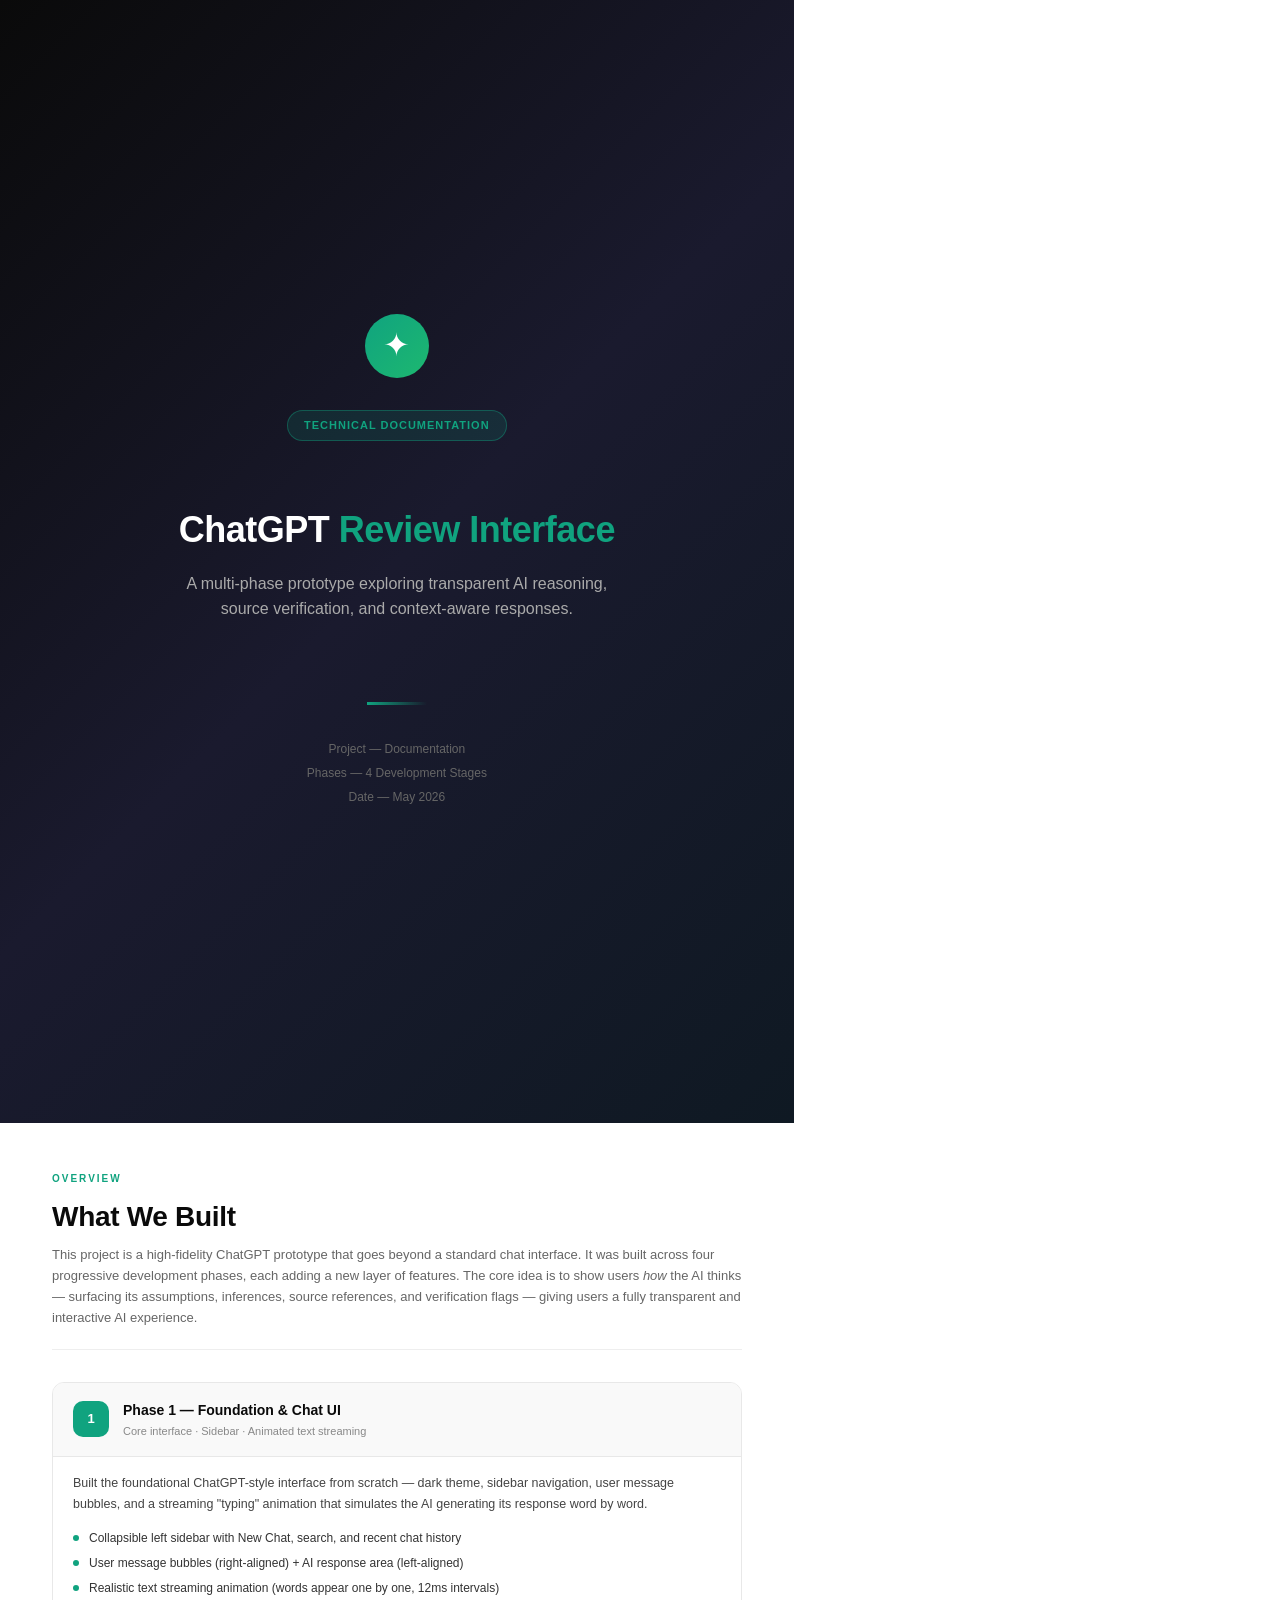
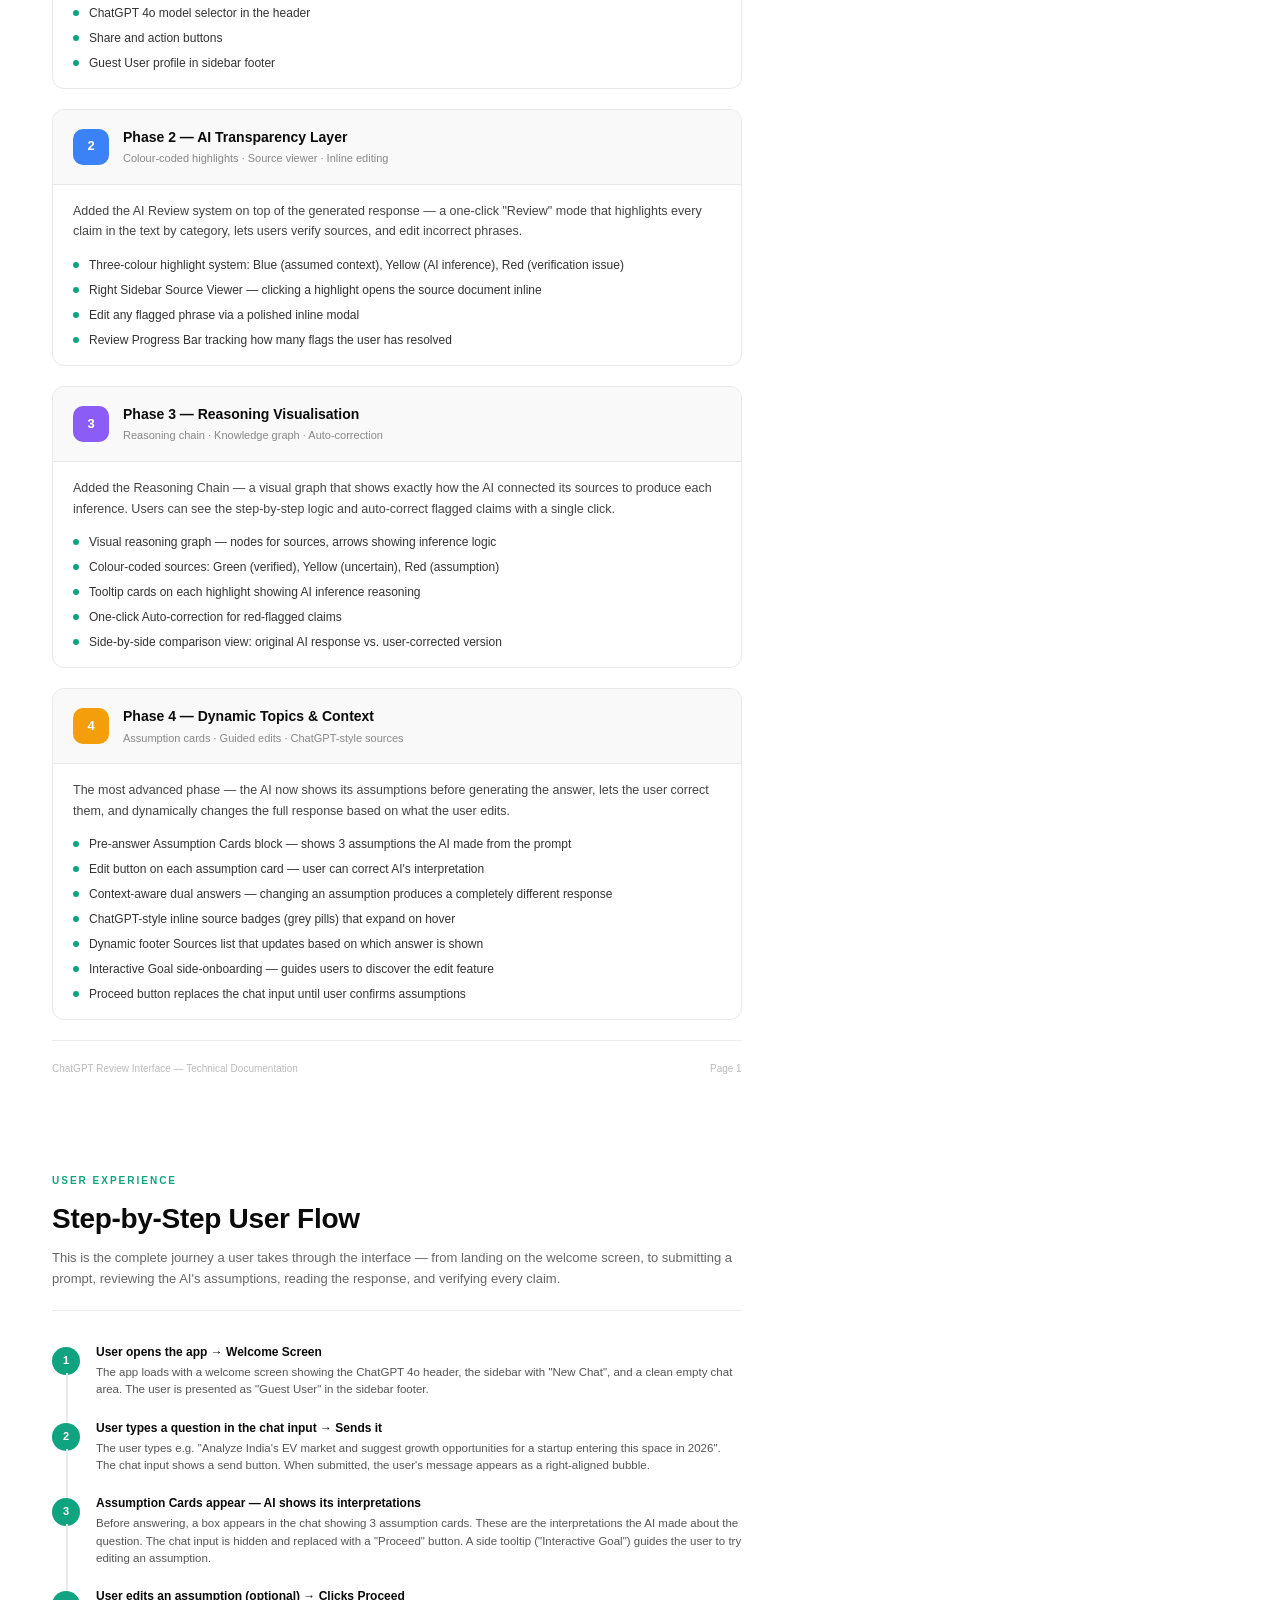
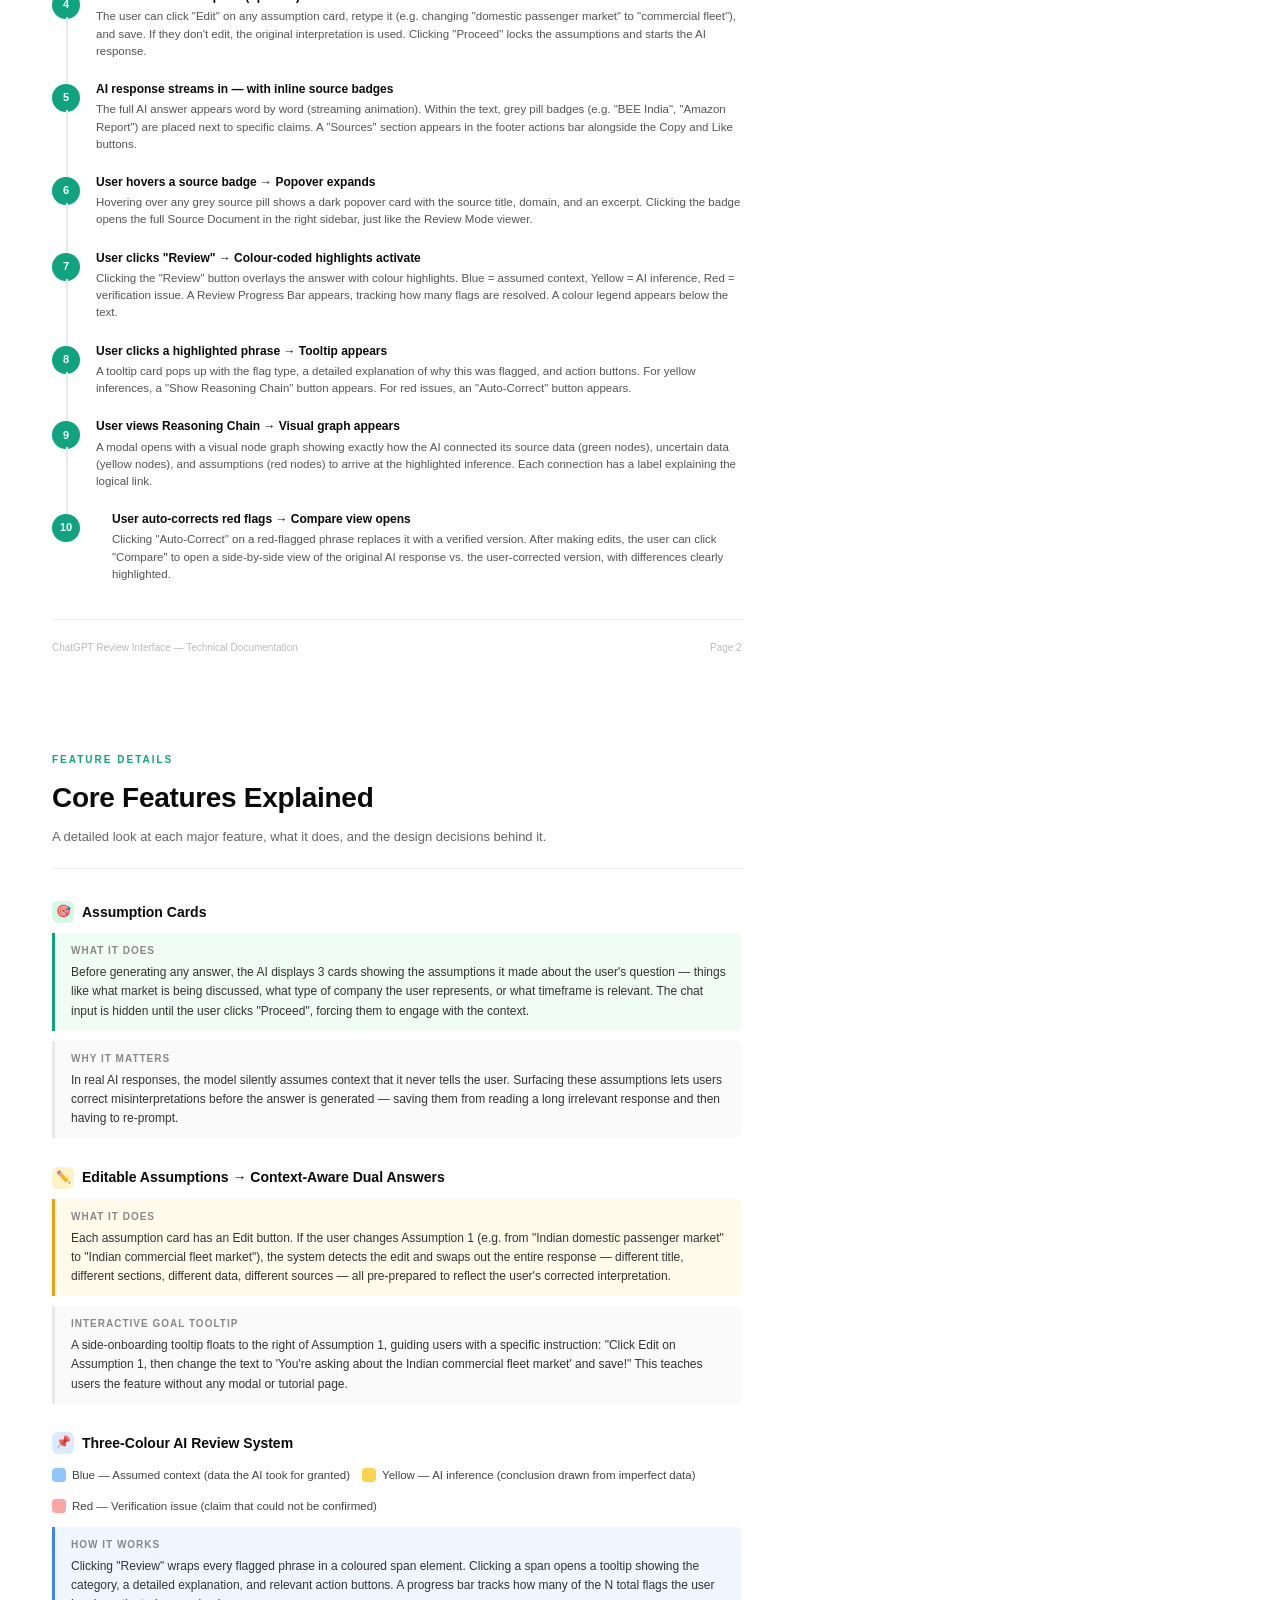
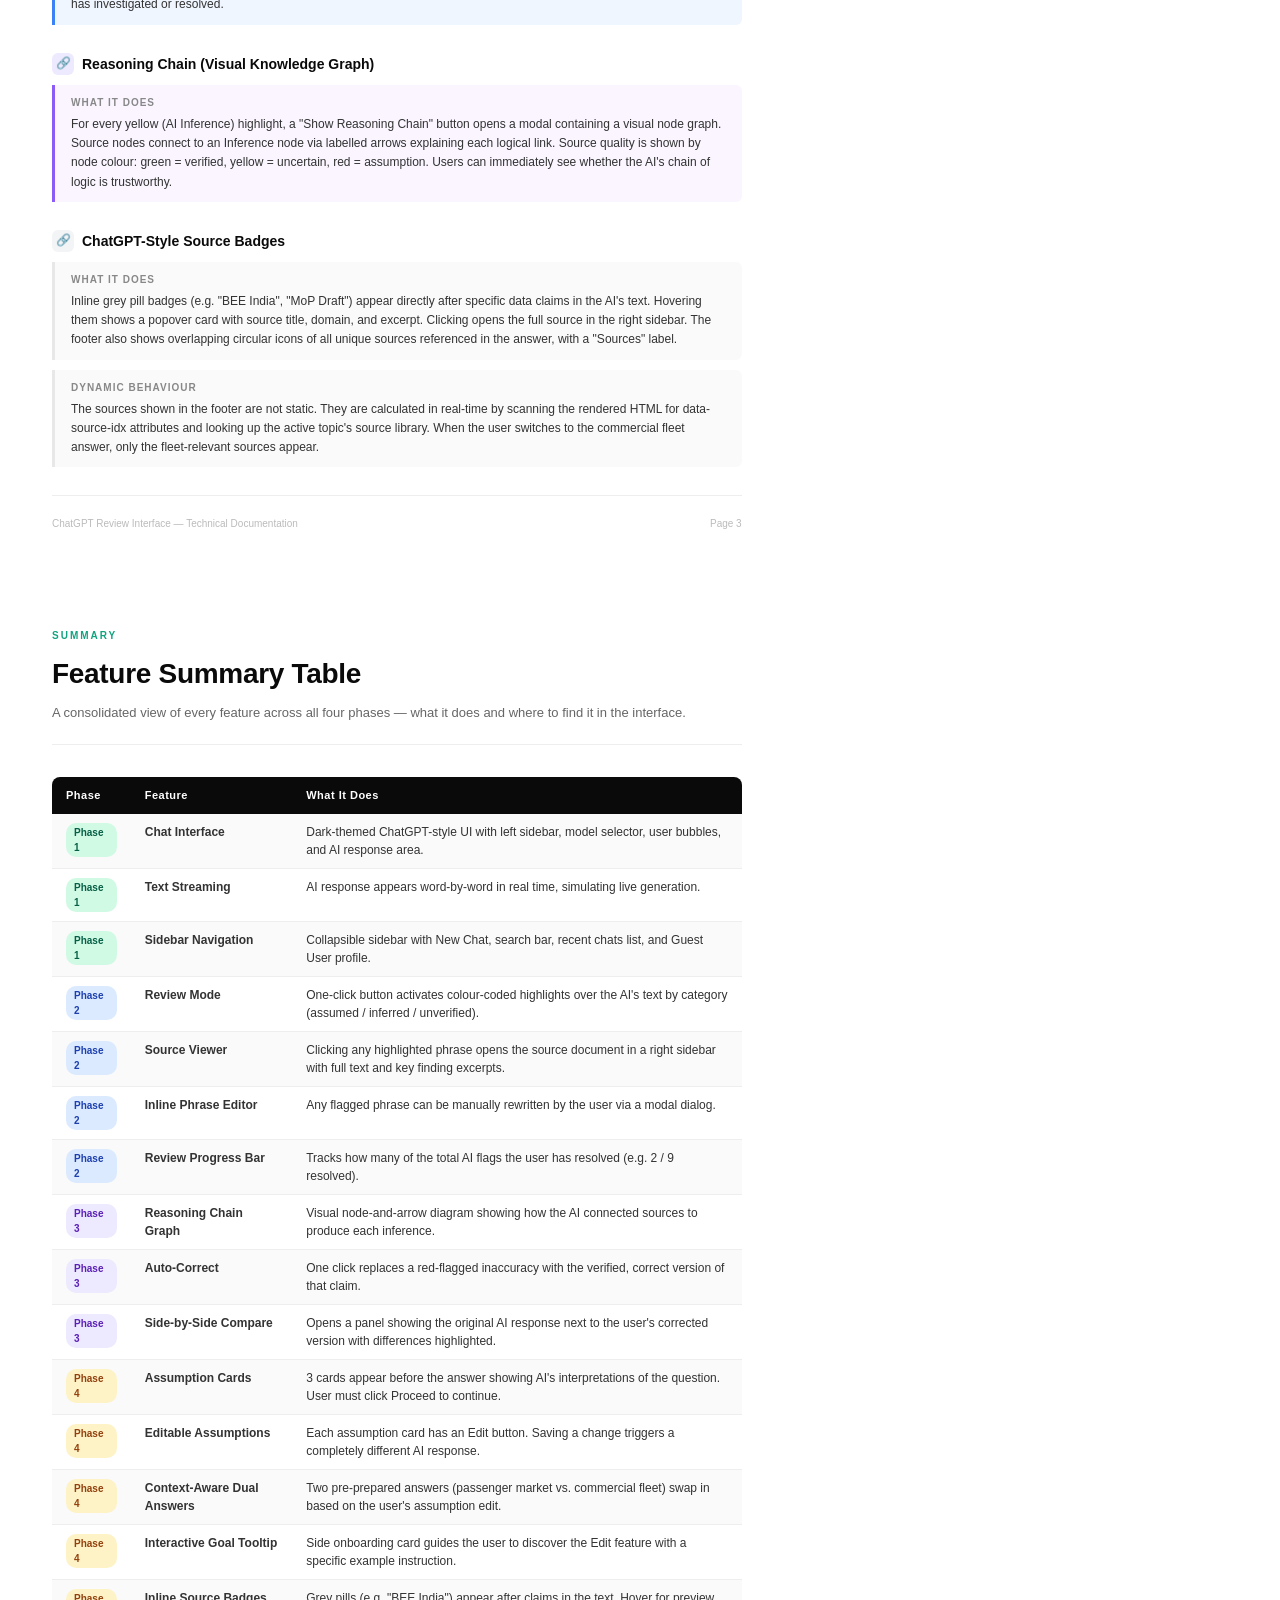
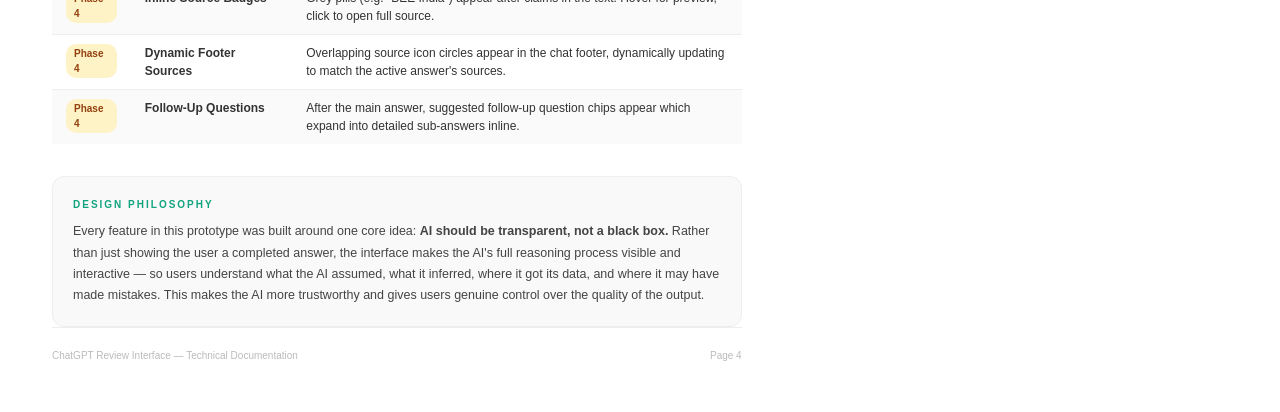
<file: documentation.html>
<!DOCTYPE html>
<html lang="en">
<head>
  <meta charset="UTF-8">
  <meta name="viewport" content="width=device-width, initial-scale=1.0">
  <title>ChatGPT Interface – Feature Documentation</title>
  <style>
    * { box-sizing: border-box; margin: 0; padding: 0; }

    body {
      font-family: 'Segoe UI', Arial, sans-serif;
      background: #fff;
      color: #1a1a1a;
      font-size: 13px;
      line-height: 1.6;
    }

    /* Cover Page */
    .cover {
      width: 210mm;
      min-height: 297mm;
      display: flex;
      flex-direction: column;
      justify-content: center;
      align-items: center;
      padding: 60px 50px;
      background: linear-gradient(135deg, #0a0a0a 0%, #1a1a2e 50%, #0f1923 100%);
      color: #fff;
      page-break-after: always;
      text-align: center;
    }
    .cover-logo {
      width: 64px;
      height: 64px;
      background: linear-gradient(135deg, #10a37f, #1db870);
      border-radius: 50%;
      display: flex;
      align-items: center;
      justify-content: center;
      margin-bottom: 32px;
      font-size: 32px;
    }
    .cover h1 {
      font-size: 36px;
      font-weight: 700;
      letter-spacing: -0.5px;
      margin-bottom: 12px;
    }
    .cover h1 span { color: #10a37f; }
    .cover-subtitle {
      font-size: 16px;
      color: #aaa;
      margin-bottom: 48px;
    }
    .cover-badge {
      display: inline-block;
      background: rgba(16,163,127,0.15);
      border: 1px solid rgba(16,163,127,0.4);
      color: #10a37f;
      font-size: 11px;
      font-weight: 600;
      letter-spacing: 1px;
      text-transform: uppercase;
      padding: 6px 16px;
      border-radius: 20px;
      margin-bottom: 60px;
    }
    .cover-meta {
      color: #666;
      font-size: 12px;
    }
    .cover-divider {
      width: 60px;
      height: 3px;
      background: linear-gradient(to right, #10a37f, transparent);
      margin: 32px auto;
    }

    /* Content Pages */
    .page {
      width: 210mm;
      min-height: 297mm;
      padding: 48px 52px;
      page-break-after: always;
    }
    .page:last-child { page-break-after: auto; }

    /* Section header */
    .section-label {
      font-size: 10px;
      font-weight: 700;
      letter-spacing: 2px;
      text-transform: uppercase;
      color: #10a37f;
      margin-bottom: 8px;
    }
    h1.page-title {
      font-size: 28px;
      font-weight: 700;
      color: #0a0a0a;
      margin-bottom: 6px;
      letter-spacing: -0.3px;
    }
    .page-desc {
      font-size: 13px;
      color: #666;
      margin-bottom: 32px;
      line-height: 1.6;
      border-bottom: 1px solid #eee;
      padding-bottom: 20px;
    }

    /* Phase cards */
    .phase-card {
      border: 1px solid #e8e8e8;
      border-radius: 12px;
      margin-bottom: 20px;
      overflow: hidden;
    }
    .phase-card-header {
      display: flex;
      align-items: center;
      gap: 14px;
      padding: 16px 20px;
      background: #f9f9f9;
      border-bottom: 1px solid #e8e8e8;
    }
    .phase-badge {
      display: inline-flex;
      align-items: center;
      justify-content: center;
      width: 36px;
      height: 36px;
      border-radius: 10px;
      font-weight: 700;
      font-size: 13px;
      color: #fff;
      flex-shrink: 0;
    }
    .phase-badge.p1 { background: #10a37f; }
    .phase-badge.p2 { background: #3b82f6; }
    .phase-badge.p3 { background: #8b5cf6; }
    .phase-badge.p4 { background: #f59e0b; }

    .phase-card-title {
      font-weight: 700;
      font-size: 14px;
      color: #0a0a0a;
    }
    .phase-card-subtitle {
      font-size: 11px;
      color: #888;
      margin-top: 2px;
    }
    .phase-card-body {
      padding: 16px 20px;
    }
    .phase-desc {
      font-size: 12.5px;
      color: #444;
      line-height: 1.65;
      margin-bottom: 14px;
    }
    .feature-list {
      list-style: none;
      display: flex;
      flex-direction: column;
      gap: 7px;
    }
    .feature-list li {
      display: flex;
      align-items: flex-start;
      gap: 10px;
      font-size: 12px;
      color: #333;
      line-height: 1.5;
    }
    .feature-list li::before {
      content: '';
      width: 6px;
      height: 6px;
      background: #10a37f;
      border-radius: 50%;
      margin-top: 6px;
      flex-shrink: 0;
    }

    /* Feature Detail Section */
    .feature-section {
      margin-bottom: 28px;
    }
    .feature-section h3 {
      font-size: 14px;
      font-weight: 700;
      color: #0a0a0a;
      margin-bottom: 10px;
      display: flex;
      align-items: center;
      gap: 8px;
    }
    .feature-icon {
      width: 22px;
      height: 22px;
      border-radius: 6px;
      display: inline-flex;
      align-items: center;
      justify-content: center;
      font-size: 12px;
    }
    .bg-green { background: #d1fae5; color: #065f46; }
    .bg-blue  { background: #dbeafe; color: #1e40af; }
    .bg-purple{ background: #ede9fe; color: #5b21b6; }
    .bg-yellow{ background: #fef3c7; color: #92400e; }
    .bg-red   { background: #fee2e2; color: #991b1b; }
    .bg-gray  { background: #f3f4f6; color: #374151; }

    .detail-block {
      border-left: 3px solid #e8e8e8;
      padding: 10px 16px;
      margin-bottom: 10px;
      border-radius: 0 6px 6px 0;
      background: #fafafa;
    }
    .detail-block.green { border-color: #10a37f; background: #f0fdf4; }
    .detail-block.blue  { border-color: #3b82f6; background: #eff6ff; }
    .detail-block.purple{ border-color: #8b5cf6; background: #faf5ff; }
    .detail-block.yellow{ border-color: #f59e0b; background: #fffbeb; }
    .detail-label {
      font-size: 10px;
      font-weight: 700;
      letter-spacing: 1px;
      text-transform: uppercase;
      color: #888;
      margin-bottom: 4px;
    }
    .detail-text {
      font-size: 12px;
      color: #333;
      line-height: 1.6;
    }

    /* Flow diagram */
    .flow {
      display: flex;
      flex-direction: column;
      gap: 0;
      margin: 16px 0;
    }
    .flow-step {
      display: flex;
      gap: 16px;
      position: relative;
    }
    .flow-step:not(:last-child) .flow-line {
      position: absolute;
      left: 14px;
      top: 30px;
      bottom: -10px;
      width: 2px;
      background: #e8e8e8;
    }
    .flow-dot {
      width: 28px;
      height: 28px;
      border-radius: 50%;
      background: #10a37f;
      color: #fff;
      display: flex;
      align-items: center;
      justify-content: center;
      font-size: 11px;
      font-weight: 700;
      flex-shrink: 0;
      margin-top: 4px;
    }
    .flow-content {
      padding-bottom: 20px;
    }
    .flow-title {
      font-size: 12px;
      font-weight: 700;
      color: #0a0a0a;
      margin-bottom: 2px;
    }
    .flow-body {
      font-size: 11.5px;
      color: #555;
      line-height: 1.5;
    }

    /* Color legend */
    .legend-row {
      display: flex;
      gap: 12px;
      flex-wrap: wrap;
      margin: 12px 0;
    }
    .legend-item {
      display: flex;
      align-items: center;
      gap: 6px;
      font-size: 11.5px;
      color: #444;
    }
    .legend-swatch {
      width: 14px;
      height: 14px;
      border-radius: 4px;
    }
    .sw-blue   { background: #93c5fd; }
    .sw-yellow { background: #fcd34d; }
    .sw-red    { background: #fca5a5; }
    .sw-green  { background: #6ee7b7; }

    /* Summary table */
    table.summary {
      width: 100%;
      border-collapse: collapse;
      margin-top: 16px;
      font-size: 12px;
    }
    table.summary th {
      background: #0a0a0a;
      color: #fff;
      padding: 10px 14px;
      text-align: left;
      font-size: 11px;
      font-weight: 600;
      letter-spacing: 0.5px;
    }
    table.summary th:first-child { border-radius: 8px 0 0 0; }
    table.summary th:last-child  { border-radius: 0 8px 0 0; }
    table.summary td {
      padding: 9px 14px;
      border-bottom: 1px solid #eee;
      color: #333;
      vertical-align: top;
      line-height: 1.5;
    }
    table.summary tr:last-child td { border-bottom: none; }
    table.summary tr:nth-child(even) td { background: #fafafa; }

    .chip {
      display: inline-block;
      font-size: 10px;
      font-weight: 600;
      padding: 2px 8px;
      border-radius: 10px;
    }
    .chip.green  { background: #d1fae5; color: #065f46; }
    .chip.blue   { background: #dbeafe; color: #1e40af; }
    .chip.purple { background: #ede9fe; color: #5b21b6; }
    .chip.yellow { background: #fef3c7; color: #92400e; }

    /* Footer */
    .page-footer {
      margin-top: auto;
      padding-top: 20px;
      border-top: 1px solid #eee;
      display: flex;
      justify-content: space-between;
      font-size: 10px;
      color: #bbb;
    }

    @media print {
      body { -webkit-print-color-adjust: exact; print-color-adjust: exact; }
      .page { page-break-after: always; }
      .cover { page-break-after: always; }
    }
  </style>
</head>
<body>

<!-- ============================================================ COVER ============================================================ -->
<div class="cover">
  <div class="cover-logo">✦</div>
  <div class="cover-badge">Technical Documentation</div>
  <h1>ChatGPT <span>Review Interface</span></h1>
  <p class="cover-subtitle">A multi-phase prototype exploring transparent AI reasoning,<br>source verification, and context-aware responses.</p>
  <div class="cover-divider"></div>
  <div style="color:#666; font-size:12px; line-height:2;">
    <div>Project — Documentation</div>
    <div>Phases — 4 Development Stages</div>
    <div>Date — May 2026</div>
  </div>
</div>


<!-- ============================================================ PAGE 1: OVERVIEW ============================================================ -->
<div class="page">
  <div class="section-label">Overview</div>
  <h1 class="page-title">What We Built</h1>
  <p class="page-desc">
    This project is a high-fidelity ChatGPT prototype that goes beyond a standard chat interface. It was built across four progressive development phases, each adding a new layer of features. The core idea is to show users <em>how</em> the AI thinks — surfacing its assumptions, inferences, source references, and verification flags — giving users a fully transparent and interactive AI experience.
  </p>

  <div class="phase-card">
    <div class="phase-card-header">
      <div class="phase-badge p1">1</div>
      <div>
        <div class="phase-card-title">Phase 1 — Foundation & Chat UI</div>
        <div class="phase-card-subtitle">Core interface · Sidebar · Animated text streaming</div>
      </div>
    </div>
    <div class="phase-card-body">
      <p class="phase-desc">Built the foundational ChatGPT-style interface from scratch — dark theme, sidebar navigation, user message bubbles, and a streaming "typing" animation that simulates the AI generating its response word by word.</p>
      <ul class="feature-list">
        <li>Collapsible left sidebar with New Chat, search, and recent chat history</li>
        <li>User message bubbles (right-aligned) + AI response area (left-aligned)</li>
        <li>Realistic text streaming animation (words appear one by one, 12ms intervals)</li>
        <li>ChatGPT 4o model selector in the header</li>
        <li>Share and action buttons</li>
        <li>Guest User profile in sidebar footer</li>
      </ul>
    </div>
  </div>

  <div class="phase-card">
    <div class="phase-card-header">
      <div class="phase-badge p2">2</div>
      <div>
        <div class="phase-card-title">Phase 2 — AI Transparency Layer</div>
        <div class="phase-card-subtitle">Colour-coded highlights · Source viewer · Inline editing</div>
      </div>
    </div>
    <div class="phase-card-body">
      <p class="phase-desc">Added the AI Review system on top of the generated response — a one-click "Review" mode that highlights every claim in the text by category, lets users verify sources, and edit incorrect phrases.</p>
      <ul class="feature-list">
        <li>Three-colour highlight system: Blue (assumed context), Yellow (AI inference), Red (verification issue)</li>
        <li>Right Sidebar Source Viewer — clicking a highlight opens the source document inline</li>
        <li>Edit any flagged phrase via a polished inline modal</li>
        <li>Review Progress Bar tracking how many flags the user has resolved</li>
      </ul>
    </div>
  </div>

  <div class="phase-card">
    <div class="phase-card-header">
      <div class="phase-badge p3">3</div>
      <div>
        <div class="phase-card-title">Phase 3 — Reasoning Visualisation</div>
        <div class="phase-card-subtitle">Reasoning chain · Knowledge graph · Auto-correction</div>
      </div>
    </div>
    <div class="phase-card-body">
      <p class="phase-desc">Added the Reasoning Chain — a visual graph that shows exactly how the AI connected its sources to produce each inference. Users can see the step-by-step logic and auto-correct flagged claims with a single click.</p>
      <ul class="feature-list">
        <li>Visual reasoning graph — nodes for sources, arrows showing inference logic</li>
        <li>Colour-coded sources: Green (verified), Yellow (uncertain), Red (assumption)</li>
        <li>Tooltip cards on each highlight showing AI inference reasoning</li>
        <li>One-click Auto-correction for red-flagged claims</li>
        <li>Side-by-side comparison view: original AI response vs. user-corrected version</li>
      </ul>
    </div>
  </div>

  <div class="phase-card">
    <div class="phase-card-header">
      <div class="phase-badge p4">4</div>
      <div>
        <div class="phase-card-title">Phase 4 — Dynamic Topics & Context</div>
        <div class="phase-card-subtitle">Assumption cards · Guided edits · ChatGPT-style sources</div>
      </div>
    </div>
    <div class="phase-card-body">
      <p class="phase-desc">The most advanced phase — the AI now shows its assumptions before generating the answer, lets the user correct them, and dynamically changes the full response based on what the user edits.</p>
      <ul class="feature-list">
        <li>Pre-answer Assumption Cards block — shows 3 assumptions the AI made from the prompt</li>
        <li>Edit button on each assumption card — user can correct AI's interpretation</li>
        <li>Context-aware dual answers — changing an assumption produces a completely different response</li>
        <li>ChatGPT-style inline source badges (grey pills) that expand on hover</li>
        <li>Dynamic footer Sources list that updates based on which answer is shown</li>
        <li>Interactive Goal side-onboarding — guides users to discover the edit feature</li>
        <li>Proceed button replaces the chat input until user confirms assumptions</li>
      </ul>
    </div>
  </div>

  <div class="page-footer">
    <span>ChatGPT Review Interface — Technical Documentation</span>
    <span>Page 1</span>
  </div>
</div>


<!-- ============================================================ PAGE 2: USER FLOW ============================================================ -->
<div class="page">
  <div class="section-label">User Experience</div>
  <h1 class="page-title">Step-by-Step User Flow</h1>
  <p class="page-desc">
    This is the complete journey a user takes through the interface — from landing on the welcome screen, to submitting a prompt, reviewing the AI's assumptions, reading the response, and verifying every claim.
  </p>

  <div class="flow">
    <div class="flow-step">
      <div class="flow-dot">1</div>
      <div class="flow-line"></div>
      <div class="flow-content">
        <div class="flow-title">User opens the app → Welcome Screen</div>
        <div class="flow-body">The app loads with a welcome screen showing the ChatGPT 4o header, the sidebar with "New Chat", and a clean empty chat area. The user is presented as "Guest User" in the sidebar footer.</div>
      </div>
    </div>
    <div class="flow-step">
      <div class="flow-dot">2</div>
      <div class="flow-line"></div>
      <div class="flow-content">
        <div class="flow-title">User types a question in the chat input → Sends it</div>
        <div class="flow-body">The user types e.g. "Analyze India's EV market and suggest growth opportunities for a startup entering this space in 2026". The chat input shows a send button. When submitted, the user's message appears as a right-aligned bubble.</div>
      </div>
    </div>
    <div class="flow-step">
      <div class="flow-dot">3</div>
      <div class="flow-line"></div>
      <div class="flow-content">
        <div class="flow-title">Assumption Cards appear — AI shows its interpretations</div>
        <div class="flow-body">Before answering, a box appears in the chat showing 3 assumption cards. These are the interpretations the AI made about the question. The chat input is hidden and replaced with a "Proceed" button. A side tooltip ("Interactive Goal") guides the user to try editing an assumption.</div>
      </div>
    </div>
    <div class="flow-step">
      <div class="flow-dot">4</div>
      <div class="flow-line"></div>
      <div class="flow-content">
        <div class="flow-title">User edits an assumption (optional) → Clicks Proceed</div>
        <div class="flow-body">The user can click "Edit" on any assumption card, retype it (e.g. changing "domestic passenger market" to "commercial fleet"), and save. If they don't edit, the original interpretation is used. Clicking "Proceed" locks the assumptions and starts the AI response.</div>
      </div>
    </div>
    <div class="flow-step">
      <div class="flow-dot">5</div>
      <div class="flow-line"></div>
      <div class="flow-content">
        <div class="flow-title">AI response streams in — with inline source badges</div>
        <div class="flow-body">The full AI answer appears word by word (streaming animation). Within the text, grey pill badges (e.g. "BEE India", "Amazon Report") are placed next to specific claims. A "Sources" section appears in the footer actions bar alongside the Copy and Like buttons.</div>
      </div>
    </div>
    <div class="flow-step">
      <div class="flow-dot">6</div>
      <div class="flow-line"></div>
      <div class="flow-content">
        <div class="flow-title">User hovers a source badge → Popover expands</div>
        <div class="flow-body">Hovering over any grey source pill shows a dark popover card with the source title, domain, and an excerpt. Clicking the badge opens the full Source Document in the right sidebar, just like the Review Mode viewer.</div>
      </div>
    </div>
    <div class="flow-step">
      <div class="flow-dot">7</div>
      <div class="flow-line"></div>
      <div class="flow-content">
        <div class="flow-title">User clicks "Review" → Colour-coded highlights activate</div>
        <div class="flow-body">Clicking the "Review" button overlays the answer with colour highlights. Blue = assumed context, Yellow = AI inference, Red = verification issue. A Review Progress Bar appears, tracking how many flags are resolved. A colour legend appears below the text.</div>
      </div>
    </div>
    <div class="flow-step">
      <div class="flow-dot">8</div>
      <div class="flow-line"></div>
      <div class="flow-content">
        <div class="flow-title">User clicks a highlighted phrase → Tooltip appears</div>
        <div class="flow-body">A tooltip card pops up with the flag type, a detailed explanation of why this was flagged, and action buttons. For yellow inferences, a "Show Reasoning Chain" button appears. For red issues, an "Auto-Correct" button appears.</div>
      </div>
    </div>
    <div class="flow-step">
      <div class="flow-dot">9</div>
      <div class="flow-line"></div>
      <div class="flow-content">
        <div class="flow-title">User views Reasoning Chain → Visual graph appears</div>
        <div class="flow-body">A modal opens with a visual node graph showing exactly how the AI connected its source data (green nodes), uncertain data (yellow nodes), and assumptions (red nodes) to arrive at the highlighted inference. Each connection has a label explaining the logical link.</div>
      </div>
    </div>
    <div class="flow-step">
      <div class="flow-dot">10</div>
      <div class="flow-line"></div>
      <div class="flow-content">
        <div class="flow-title">User auto-corrects red flags → Compare view opens</div>
        <div class="flow-body">Clicking "Auto-Correct" on a red-flagged phrase replaces it with a verified version. After making edits, the user can click "Compare" to open a side-by-side view of the original AI response vs. the user-corrected version, with differences clearly highlighted.</div>
      </div>
    </div>
  </div>

  <div class="page-footer">
    <span>ChatGPT Review Interface — Technical Documentation</span>
    <span>Page 2</span>
  </div>
</div>


<!-- ============================================================ PAGE 3: FEATURES DEEP DIVE ============================================================ -->
<div class="page">
  <div class="section-label">Feature Details</div>
  <h1 class="page-title">Core Features Explained</h1>
  <p class="page-desc">
    A detailed look at each major feature, what it does, and the design decisions behind it.
  </p>

  <div class="feature-section">
    <h3><span class="feature-icon bg-green">🎯</span> Assumption Cards</h3>
    <div class="detail-block green">
      <div class="detail-label">What it does</div>
      <div class="detail-text">Before generating any answer, the AI displays 3 cards showing the assumptions it made about the user's question — things like what market is being discussed, what type of company the user represents, or what timeframe is relevant. The chat input is hidden until the user clicks "Proceed", forcing them to engage with the context.</div>
    </div>
    <div class="detail-block">
      <div class="detail-label">Why it matters</div>
      <div class="detail-text">In real AI responses, the model silently assumes context that it never tells the user. Surfacing these assumptions lets users correct misinterpretations before the answer is generated — saving them from reading a long irrelevant response and then having to re-prompt.</div>
    </div>
  </div>

  <div class="feature-section">
    <h3><span class="feature-icon bg-yellow">✏️</span> Editable Assumptions → Context-Aware Dual Answers</h3>
    <div class="detail-block yellow">
      <div class="detail-label">What it does</div>
      <div class="detail-text">Each assumption card has an Edit button. If the user changes Assumption 1 (e.g. from "Indian domestic passenger market" to "Indian commercial fleet market"), the system detects the edit and swaps out the entire response — different title, different sections, different data, different sources — all pre-prepared to reflect the user's corrected interpretation.</div>
    </div>
    <div class="detail-block">
      <div class="detail-label">Interactive Goal Tooltip</div>
      <div class="detail-text">A side-onboarding tooltip floats to the right of Assumption 1, guiding users with a specific instruction: "Click Edit on Assumption 1, then change the text to 'You're asking about the Indian commercial fleet market' and save!" This teaches users the feature without any modal or tutorial page.</div>
    </div>
  </div>

  <div class="feature-section">
    <h3><span class="feature-icon bg-blue">📌</span> Three-Colour AI Review System</h3>
    <div class="legend-row">
      <div class="legend-item"><div class="legend-swatch sw-blue"></div> Blue — Assumed context (data the AI took for granted)</div>
      <div class="legend-item"><div class="legend-swatch sw-yellow"></div> Yellow — AI inference (conclusion drawn from imperfect data)</div>
      <div class="legend-item"><div class="legend-swatch sw-red"></div> Red — Verification issue (claim that could not be confirmed)</div>
    </div>
    <div class="detail-block blue">
      <div class="detail-label">How it works</div>
      <div class="detail-text">Clicking "Review" wraps every flagged phrase in a coloured span element. Clicking a span opens a tooltip showing the category, a detailed explanation, and relevant action buttons. A progress bar tracks how many of the N total flags the user has investigated or resolved.</div>
    </div>
  </div>

  <div class="feature-section">
    <h3><span class="feature-icon bg-purple">🔗</span> Reasoning Chain (Visual Knowledge Graph)</h3>
    <div class="detail-block purple">
      <div class="detail-label">What it does</div>
      <div class="detail-text">For every yellow (AI Inference) highlight, a "Show Reasoning Chain" button opens a modal containing a visual node graph. Source nodes connect to an Inference node via labelled arrows explaining each logical link. Source quality is shown by node colour: green = verified, yellow = uncertain, red = assumption. Users can immediately see whether the AI's chain of logic is trustworthy.</div>
    </div>
  </div>

  <div class="feature-section">
    <h3><span class="feature-icon bg-gray">🔗</span> ChatGPT-Style Source Badges</h3>
    <div class="detail-block">
      <div class="detail-label">What it does</div>
      <div class="detail-text">Inline grey pill badges (e.g. "BEE India", "MoP Draft") appear directly after specific data claims in the AI's text. Hovering them shows a popover card with source title, domain, and excerpt. Clicking opens the full source in the right sidebar. The footer also shows overlapping circular icons of all unique sources referenced in the answer, with a "Sources" label.</div>
    </div>
    <div class="detail-block">
      <div class="detail-label">Dynamic behaviour</div>
      <div class="detail-text">The sources shown in the footer are not static. They are calculated in real-time by scanning the rendered HTML for data-source-idx attributes and looking up the active topic's source library. When the user switches to the commercial fleet answer, only the fleet-relevant sources appear.</div>
    </div>
  </div>

  <div class="page-footer">
    <span>ChatGPT Review Interface — Technical Documentation</span>
    <span>Page 3</span>
  </div>
</div>


<!-- ============================================================ PAGE 4: SUMMARY TABLE ============================================================ -->
<div class="page">
  <div class="section-label">Summary</div>
  <h1 class="page-title">Feature Summary Table</h1>
  <p class="page-desc">
    A consolidated view of every feature across all four phases — what it does and where to find it in the interface.
  </p>

  <table class="summary">
    <tr>
      <th>Phase</th>
      <th>Feature</th>
      <th>What It Does</th>
    </tr>
    <tr>
      <td><span class="chip green">Phase 1</span></td>
      <td><strong>Chat Interface</strong></td>
      <td>Dark-themed ChatGPT-style UI with left sidebar, model selector, user bubbles, and AI response area.</td>
    </tr>
    <tr>
      <td><span class="chip green">Phase 1</span></td>
      <td><strong>Text Streaming</strong></td>
      <td>AI response appears word-by-word in real time, simulating live generation.</td>
    </tr>
    <tr>
      <td><span class="chip green">Phase 1</span></td>
      <td><strong>Sidebar Navigation</strong></td>
      <td>Collapsible sidebar with New Chat, search bar, recent chats list, and Guest User profile.</td>
    </tr>
    <tr>
      <td><span class="chip blue">Phase 2</span></td>
      <td><strong>Review Mode</strong></td>
      <td>One-click button activates colour-coded highlights over the AI's text by category (assumed / inferred / unverified).</td>
    </tr>
    <tr>
      <td><span class="chip blue">Phase 2</span></td>
      <td><strong>Source Viewer</strong></td>
      <td>Clicking any highlighted phrase opens the source document in a right sidebar with full text and key finding excerpts.</td>
    </tr>
    <tr>
      <td><span class="chip blue">Phase 2</span></td>
      <td><strong>Inline Phrase Editor</strong></td>
      <td>Any flagged phrase can be manually rewritten by the user via a modal dialog.</td>
    </tr>
    <tr>
      <td><span class="chip blue">Phase 2</span></td>
      <td><strong>Review Progress Bar</strong></td>
      <td>Tracks how many of the total AI flags the user has resolved (e.g. 2 / 9 resolved).</td>
    </tr>
    <tr>
      <td><span class="chip purple">Phase 3</span></td>
      <td><strong>Reasoning Chain Graph</strong></td>
      <td>Visual node-and-arrow diagram showing how the AI connected sources to produce each inference.</td>
    </tr>
    <tr>
      <td><span class="chip purple">Phase 3</span></td>
      <td><strong>Auto-Correct</strong></td>
      <td>One click replaces a red-flagged inaccuracy with the verified, correct version of that claim.</td>
    </tr>
    <tr>
      <td><span class="chip purple">Phase 3</span></td>
      <td><strong>Side-by-Side Compare</strong></td>
      <td>Opens a panel showing the original AI response next to the user's corrected version with differences highlighted.</td>
    </tr>
    <tr>
      <td><span class="chip yellow">Phase 4</span></td>
      <td><strong>Assumption Cards</strong></td>
      <td>3 cards appear before the answer showing AI's interpretations of the question. User must click Proceed to continue.</td>
    </tr>
    <tr>
      <td><span class="chip yellow">Phase 4</span></td>
      <td><strong>Editable Assumptions</strong></td>
      <td>Each assumption card has an Edit button. Saving a change triggers a completely different AI response.</td>
    </tr>
    <tr>
      <td><span class="chip yellow">Phase 4</span></td>
      <td><strong>Context-Aware Dual Answers</strong></td>
      <td>Two pre-prepared answers (passenger market vs. commercial fleet) swap in based on the user's assumption edit.</td>
    </tr>
    <tr>
      <td><span class="chip yellow">Phase 4</span></td>
      <td><strong>Interactive Goal Tooltip</strong></td>
      <td>Side onboarding card guides the user to discover the Edit feature with a specific example instruction.</td>
    </tr>
    <tr>
      <td><span class="chip yellow">Phase 4</span></td>
      <td><strong>Inline Source Badges</strong></td>
      <td>Grey pills (e.g. "BEE India") appear after claims in the text. Hover for preview, click to open full source.</td>
    </tr>
    <tr>
      <td><span class="chip yellow">Phase 4</span></td>
      <td><strong>Dynamic Footer Sources</strong></td>
      <td>Overlapping source icon circles appear in the chat footer, dynamically updating to match the active answer's sources.</td>
    </tr>
    <tr>
      <td><span class="chip yellow">Phase 4</span></td>
      <td><strong>Follow-Up Questions</strong></td>
      <td>After the main answer, suggested follow-up question chips appear which expand into detailed sub-answers inline.</td>
    </tr>
  </table>

  <div style="margin-top: 32px; padding: 20px; background: #f9f9f9; border-radius: 12px; border: 1px solid #eee;">
    <div class="section-label" style="margin-bottom: 8px;">Design Philosophy</div>
    <p style="font-size: 12.5px; color: #444; line-height: 1.7;">
      Every feature in this prototype was built around one core idea: <strong>AI should be transparent, not a black box.</strong> Rather than just showing the user a completed answer, the interface makes the AI's full reasoning process visible and interactive — so users understand what the AI assumed, what it inferred, where it got its data, and where it may have made mistakes. This makes the AI more trustworthy and gives users genuine control over the quality of the output.
    </p>
  </div>

  <div class="page-footer">
    <span>ChatGPT Review Interface — Technical Documentation</span>
    <span>Page 4</span>
  </div>
</div>

</body>
</html>
</file>
<file: phase1/styles.css>
/* ==========================================================================
   PREMIUM DARK SYSTEM DESIGN - CHATGPT PRO CLONE
   ========================================================================== */

:root {
  /* Brand color tokens - HSL tailored for dark mode luxury */
  --bg-app: #000000;
  --bg-sidebar: #0d0d0d;
  --bg-surface: #212121;
  --bg-surface-hover: rgba(255, 255, 255, 0.08);
  --bg-active: #212121;
  --border-subtle: rgba(255, 255, 255, 0.08);
  --border-focus: rgba(255, 255, 255, 0.15);
  
  /* Text colors */
  --text-primary: #f5f5f7;
  --text-secondary: #b4b4b4;
  --text-muted: #6e6e6e;
  
  /* Accent colors */
  --accent: #10a37f; /* ChatGPT Emerald */
  --accent-glow: rgba(16, 163, 127, 0.3);
  --accent-cyan: #00f2fe;
  --accent-magenta: #e040fb;
  
  /* Layout specifications */
  --sidebar-width: 260px;
  --header-height: 56px;
  
  /* Animations */
  --transition-smooth: all 0.3s cubic-bezier(0.16, 1, 0.3, 1);
  --transition-fast: all 0.15s cubic-bezier(0.16, 1, 0.3, 1);
  
  /* Typography */
  --font-sans: 'Inter', system-ui, -apple-system, sans-serif;
  --font-display: 'Outfit', 'Inter', system-ui, sans-serif;

  /* Native color scheme adaptation */
  color-scheme: dark;
}

/* ==========================================================================
   RESET & LAYOUT FOUNDATIONS
   ========================================================================== */

* {
  box-sizing: border-box;
  margin: 0;
  padding: 0;
}

body {
  font-family: var(--font-sans);
  background-color: var(--bg-app);
  color: var(--text-primary);
  overflow: hidden;
  height: 100vh;
  width: 100vw;
  -webkit-font-smoothing: antialiased;
}

#app-container {
  display: flex;
  height: 100vh;
  width: 100vw;
  position: relative;
}

/* ==========================================================================
   SIDEBAR (LEFT PANEL)
   ========================================================================== */

.sidebar {
  width: var(--sidebar-width);
  background-color: var(--bg-sidebar);
  height: 100%;
  display: flex;
  flex-direction: column;
  border-right: 1px solid var(--border-subtle);
  transition: var(--transition-smooth);
  flex-shrink: 0;
  z-index: 100;
  position: relative;
}

.sidebar.collapsed {
  width: 0px;
  border-right-width: 0px;
  overflow: hidden;
}

/* Sidebar Header */
.sidebar-header {
  height: var(--header-height);
  display: flex;
  align-items: center;
  justify-content: space-between;
  padding: 0 16px;
  border-bottom: 1px solid transparent;
}

.new-chat-btn {
  display: flex;
  align-items: center;
  gap: 12px;
  background: transparent;
  border: 1px solid var(--border-subtle);
  border-radius: 8px;
  color: var(--text-primary);
  padding: 8px 12px;
  font-size: 0.875rem;
  font-weight: 500;
  cursor: pointer;
  flex-grow: 1;
  text-align: left;
  transition: var(--transition-fast);
  margin-right: 8px;
}

.new-chat-btn:hover {
  background-color: var(--bg-surface-hover);
  border-color: var(--border-focus);
}

.sidebar-action-btn {
  background: transparent;
  border: none;
  color: var(--text-secondary);
  width: 36px;
  height: 36px;
  display: flex;
  align-items: center;
  justify-content: center;
  border-radius: 8px;
  cursor: pointer;
  transition: var(--transition-fast);
}

.sidebar-action-btn:hover {
  color: var(--text-primary);
  background-color: var(--bg-surface-hover);
}

/* Sidebar Search Box */
.sidebar-search-container {
  padding: 0 16px 8px 16px;
}

.search-input-wrapper {
  position: relative;
  width: 100%;
}

.search-icon {
  position: absolute;
  left: 10px;
  top: 50%;
  transform: translateY(-50%);
  width: 16px;
  height: 16px;
  color: var(--text-muted);
}

.search-input-wrapper input {
  width: 100%;
  background-color: rgba(0, 0, 0, 0.2);
  border: 1px solid var(--border-subtle);
  border-radius: 8px;
  color: var(--text-primary);
  padding: 8px 12px 8px 36px;
  font-size: 0.85rem;
  font-family: var(--font-sans);
  transition: var(--transition-fast);
}

.search-input-wrapper input:focus {
  outline: none;
  background-color: rgba(0, 0, 0, 0.3);
  border-color: var(--border-focus);
}

.sidebar-scroll-area {
  flex-grow: 1;
  overflow-y: auto;
  padding: 8px 8px 24px 8px;
  scrollbar-width: none; /* Hide scrollbar for Firefox */
}

.sidebar-scroll-area::-webkit-scrollbar {
  width: 4px;
}

.sidebar-scroll-area::-webkit-scrollbar-track {
  background: transparent;
}

.sidebar-scroll-area::-webkit-scrollbar-thumb {
  background: transparent;
  border-radius: 99px;
  transition: background 0.3s ease;
}

.sidebar-scroll-area:hover::-webkit-scrollbar-thumb {
  background: rgba(255, 255, 255, 0.08);
}

.sidebar-scroll-area:hover {
  scrollbar-width: thin; /* Show scrollbar on Firefox hover */
}

/* Navigation Lists */
.nav-list, .chat-list {
  list-style: none;
  display: flex;
  flex-direction: column;
  gap: 2px;
}

.nav-item, .chat-item {
  width: 100%;
}

.nav-link, .chat-btn {
  display: flex;
  align-items: center;
  gap: 12px;
  padding: 8px 12px;
  color: var(--text-secondary);
  text-decoration: none;
  border-radius: 8px;
  font-size: 0.875rem;
  transition: var(--transition-fast);
  width: 100%;
  border: none;
  background: transparent;
  cursor: pointer;
  text-align: left;
}

.nav-link:hover, .chat-btn:hover {
  color: var(--text-primary);
  background-color: var(--bg-surface-hover);
}

/* Sidebar sections (Pinned, Recents) */
.sidebar-section {
  margin-top: 16px;
}

.section-title {
  padding: 8px 12px;
  font-size: 0.75rem;
  font-weight: 600;
  text-transform: uppercase;
  letter-spacing: 0.05em;
  color: var(--text-muted);
}

.chat-item.active .chat-btn {
  background-color: var(--bg-active);
  color: var(--text-primary);
  font-weight: 500;
}

.chat-title-text {
  white-space: nowrap;
  overflow: hidden;
  text-overflow: ellipsis;
  flex-grow: 1;
}

/* Sidebar Footer Profile Area */
.sidebar-footer {
  padding: 12px;
  border-top: 1px solid var(--border-subtle);
  display: flex;
  align-items: center;
  justify-content: space-between;
}

.user-profile-wrapper {
  display: flex;
  align-items: center;
  gap: 12px;
  flex-grow: 1;
  cursor: pointer;
  padding: 6px;
  border-radius: 8px;
  transition: var(--transition-fast);
  overflow: hidden;
}

.user-profile-wrapper:hover {
  background-color: var(--bg-surface-hover);
}

.profile-avatar {
  width: 32px;
  height: 32px;
  border-radius: 50%;
  background: linear-gradient(135deg, #f59e0b, #d97706);
  color: white;
  display: flex;
  align-items: center;
  justify-content: center;
  font-weight: 600;
  font-size: 0.8rem;
  flex-shrink: 0;
}

.profile-info {
  display: flex;
  flex-direction: column;
  overflow: hidden;
}

.profile-name {
  font-size: 0.85rem;
  font-weight: 500;
  white-space: nowrap;
  overflow: hidden;
  text-overflow: ellipsis;
  color: var(--text-primary);
}

.profile-plan-badge {
  font-size: 0.7rem;
  color: var(--text-secondary);
  font-weight: 400;
}

.settings-btn {
  background: transparent;
  border: none;
  color: var(--text-muted);
  width: 32px;
  height: 32px;
  border-radius: 8px;
  display: flex;
  align-items: center;
  justify-content: center;
  cursor: pointer;
  transition: var(--transition-fast);
}

.settings-btn:hover {
  color: var(--text-primary);
  background-color: var(--bg-surface-hover);
}

/* ==========================================================================
   MAIN CANVAS (RIGHT SIDE)
   ========================================================================== */

.main-content {
  flex-grow: 1;
  min-width: 0;
  height: 100vh;
  display: flex;
  flex-direction: column;
  position: relative;
  background-color: var(--bg-app);
  z-index: 10;
}

/* Header bar */
.main-header {
  height: var(--header-height);
  border-bottom: 1px solid var(--border-subtle);
  display: flex;
  align-items: center;
  justify-content: space-between;
  padding: 0 16px;
  flex-shrink: 0;
}

.header-left, .header-right {
  display: flex;
  align-items: center;
  gap: 8px;
}

.header-action-btn {
  background: transparent;
  border: none;
  color: var(--text-secondary);
  width: 40px;
  height: 40px;
  display: flex;
  align-items: center;
  justify-content: center;
  border-radius: 8px;
  cursor: pointer;
  transition: var(--transition-fast);
}

.header-action-btn:hover {
  color: var(--text-primary);
  background-color: var(--bg-surface-hover);
}

.collapsed-only {
  display: none;
}

.sidebar.collapsed ~ .main-content .collapsed-only {
  display: flex;
}

/* Dropdown Model Selector button */
.model-select-wrapper {
  position: relative;
}

.model-select-btn {
  display: flex;
  align-items: center;
  gap: 6px;
  background: transparent;
  border: none;
  color: var(--text-primary);
  font-family: var(--font-display);
  font-size: 1.1rem;
  font-weight: 600;
  cursor: pointer;
  padding: 8px 12px;
  border-radius: 8px;
  transition: var(--transition-fast);
}

.model-select-btn:hover {
  background-color: var(--bg-surface-hover);
}

.model-select-btn .chevron {
  width: 16px;
  height: 16px;
  color: var(--text-secondary);
  transition: transform 0.2s ease;
}

.model-select-btn.active .chevron {
  transform: rotate(180deg);
}

/* Dropdown Options */
.model-dropdown {
  position: absolute;
  top: calc(100% + 4px);
  left: 0;
  background-color: rgba(23, 23, 23, 0.95);
  backdrop-filter: blur(24px);
  -webkit-backdrop-filter: blur(24px);
  border: 1px solid var(--border-subtle);
  border-radius: 12px;
  width: 320px;
  padding: 8px;
  box-shadow: 0 10px 25px -5px rgba(0, 0, 0, 0.5), 0 8px 10px -6px rgba(0, 0, 0, 0.5);
  z-index: 200;
  display: flex;
  flex-direction: column;
  gap: 4px;
}

.dropdown-header {
  font-size: 0.75rem;
  font-weight: 600;
  text-transform: uppercase;
  color: var(--text-muted);
  padding: 6px 12px;
  letter-spacing: 0.05em;
}

.dropdown-item {
  display: flex;
  align-items: center;
  justify-content: space-between;
  padding: 10px 12px;
  background: transparent;
  border: none;
  border-radius: 8px;
  text-align: left;
  cursor: pointer;
  color: var(--text-secondary);
  transition: var(--transition-fast);
}

.dropdown-item:hover {
  background-color: var(--bg-surface-hover);
  color: var(--text-primary);
}

.dropdown-item.active {
  background-color: rgba(255, 255, 255, 0.05);
  color: var(--text-primary);
}

.dropdown-item-info {
  display: flex;
  flex-direction: column;
  gap: 2px;
}

.dropdown-item-title {
  font-size: 0.9rem;
  font-weight: 500;
}

.dropdown-item-desc {
  font-size: 0.75rem;
  color: var(--text-muted);
  max-width: 240px;
  line-height: 1.25;
}

.check-icon {
  width: 16px;
  height: 16px;
  color: var(--accent);
  display: none;
}

.dropdown-item.active .check-icon {
  display: block;
}

/* Share Button */
.share-btn {
  display: flex;
  align-items: center;
  gap: 8px;
  background: transparent;
  border: 1px solid var(--border-subtle);
  border-radius: 9999px;
  color: var(--text-primary);
  padding: 6px 16px;
  font-size: 0.85rem;
  font-weight: 500;
  cursor: pointer;
  transition: var(--transition-fast);
}

.share-btn:hover {
  background-color: var(--bg-surface-hover);
  border-color: var(--border-focus);
}

/* ==========================================================================
   SCROLLER & CHAT THREAD
   ========================================================================== */

.chat-scroller {
  flex-grow: 1;
  overflow-y: auto;
  padding: 24px 16px;
  display: flex;
  justify-content: center;
}

.chat-thread-container {
  width: 100%;
  max-width: 720px;
  display: flex;
  flex-direction: column;
  gap: 36px;
}

/* Chat Message Blocks */
.chat-message-row {
  display: flex;
  flex-direction: column;
  gap: 12px;
  width: 100%;
  animation: slideUpFade 0.4s cubic-bezier(0.16, 1, 0.3, 1) forwards;
}

.chat-message-row.user {
  align-items: flex-end;
}

.chat-message-row.user .message-bubble {
  background-color: var(--bg-surface);
  border-radius: 20px 20px 4px 20px;
  padding: 12px 18px;
  max-width: 80%;
  font-size: 0.95rem;
  line-height: 1.5;
  color: var(--text-primary);
}

.chat-message-row.assistant .message-content {
  width: 100%;
  font-size: 0.95rem;
  line-height: 1.6;
  color: var(--text-primary);
}

/* Markdown formatting inside assistant messages */
.message-content h2 {
  font-family: var(--font-display);
  font-size: 1.4rem;
  font-weight: 600;
  margin: 28px 0 12px 0;
  color: var(--text-primary);
}

.message-content h2:first-child {
  margin-top: 0;
}

.message-content p {
  margin-bottom: 12px;
}

.message-content ul, .message-content ol {
  margin: 8px 0 16px 20px;
}

.message-content li {
  margin-bottom: 6px;
}

.message-content strong {
  font-weight: 600;
}

.message-content hr {
  border: 0;
  height: 1px;
  background-color: var(--border-subtle);
  margin: 24px 0;
}

/* Streaming Typing Indicator */
.streaming-cursor {
  display: inline-block;
  width: 8px;
  height: 15px;
  background-color: var(--text-primary);
  margin-left: 2px;
  animation: blink 0.8s infinite;
  vertical-align: middle;
}

/* ==========================================================================
   INTERACTIVE CITATION PILLS & AGGREGATE SOURCES
   ========================================================================== */

.citation-pill {
  display: inline-flex;
  align-items: center;
  gap: 4px;
  background-color: #212121;
  border: 1px solid rgba(255, 255, 255, 0.05);
  border-radius: 9999px;
  padding: 3px 10px;
  font-size: 0.72rem;
  font-weight: 500;
  color: var(--text-secondary);
  cursor: pointer;
  transition: var(--transition-fast);
  margin-left: 6px;
  vertical-align: middle;
  text-decoration: none;
}

.citation-pill:hover {
  background-color: rgba(255, 255, 255, 0.1);
  border-color: var(--border-focus);
  color: var(--text-primary);
  transform: translateY(-1px);
}

.citation-pill-icon {
  width: 12px;
  height: 12px;
  opacity: 0.7;
}

/* Aggregate Action Footer of Chat Card */
.chat-actions-footer {
  display: flex;
  align-items: center;
  justify-content: space-between;
  padding-top: 12px;
  margin-top: 12px;
  border-top: 1px solid transparent;
}

.footer-actions-left {
  display: flex;
  align-items: center;
  gap: 8px;
}

.footer-btn {
  background: transparent;
  border: none;
  color: var(--text-muted);
  width: 28px;
  height: 28px;
  display: flex;
  align-items: center;
  justify-content: center;
  border-radius: 6px;
  cursor: pointer;
  transition: var(--transition-fast);
}

.footer-btn:hover {
  color: var(--text-secondary);
  background-color: var(--bg-surface-hover);
}

.footer-btn svg {
  width: 16px;
  height: 16px;
}

/* Sources Deck / Favicon Stack */
.sources-deck-wrapper {
  display: flex;
  align-items: center;
  gap: 6px;
  cursor: pointer;
  padding: 4px 10px;
  border-radius: 9999px;
  background-color: transparent;
  transition: var(--transition-fast);
  border: 1px solid transparent;
}

.sources-deck-wrapper:hover {
  background-color: var(--bg-surface-hover);
  border-color: var(--border-subtle);
}

.sources-avatar-stack {
  display: flex;
  align-items: center;
}

.source-avatar-icon {
  width: 18px;
  height: 18px;
  border-radius: 50%;
  border: 2px solid var(--bg-app);
  margin-left: -6px;
  background-color: var(--bg-surface);
  display: flex;
  align-items: center;
  justify-content: center;
  font-size: 0.55rem;
  font-weight: 700;
  color: var(--text-primary);
  box-shadow: 0 1px 3px rgba(0, 0, 0, 0.4);
}

.source-avatar-icon:first-child {
  margin-left: 0;
}

.source-avatar-icon img {
  width: 10px;
  height: 10px;
}

.sources-label {
  font-size: 0.75rem;
  font-weight: 500;
  color: var(--text-secondary);
}

/* ==========================================================================
   RICH POPOVER CARD FOR CITATIONS
   ========================================================================== */

.citation-popover-card {
  position: fixed;
  background-color: rgba(28, 28, 30, 0.95);
  backdrop-filter: blur(20px);
  -webkit-backdrop-filter: blur(20px);
  border: 1px solid var(--border-subtle);
  border-radius: 12px;
  width: 300px;
  padding: 12px;
  box-shadow: 0 12px 30px rgba(0, 0, 0, 0.6);
  z-index: 500;
  display: flex;
  flex-direction: column;
  gap: 8px;
  transform: scale(0.95);
  opacity: 0;
  transition: opacity 0.2s cubic-bezier(0.16, 1, 0.3, 1), transform 0.2s cubic-bezier(0.16, 1, 0.3, 1);
  pointer-events: none;
}

.citation-popover-card.active {
  transform: scale(1);
  opacity: 1;
  pointer-events: auto;
}

.popover-header {
  display: flex;
  align-items: center;
  gap: 10px;
}

.popover-source-logo {
  width: 28px;
  height: 28px;
  border-radius: 6px;
  background-color: rgba(255, 255, 255, 0.08);
  display: flex;
  align-items: center;
  justify-content: center;
  font-weight: 600;
  font-size: 0.8rem;
  color: var(--text-primary);
}

.popover-source-meta {
  display: flex;
  flex-direction: column;
  line-height: 1.25;
}

.popover-source-title {
  font-size: 0.85rem;
  font-weight: 600;
  color: var(--text-primary);
}

.popover-source-url {
  font-size: 0.72rem;
  color: var(--text-muted);
}

.popover-body {
  font-size: 0.78rem;
  color: var(--text-secondary);
  line-height: 1.4;
  background-color: rgba(0, 0, 0, 0.15);
  padding: 8px;
  border-radius: 6px;
}

.popover-footer {
  display: flex;
  justify-content: flex-end;
}

.popover-link-btn {
  display: flex;
  align-items: center;
  gap: 4px;
  font-size: 0.72rem;
  color: var(--accent);
  text-decoration: none;
  font-weight: 500;
}

.popover-link-btn:hover {
  text-decoration: underline;
}

.popover-link-btn .icon {
  width: 12px;
  height: 12px;
}

/* ==========================================================================
   FLOATING CHAT INPUT FOOTER
   ========================================================================== */

.chat-input-sticky-footer {
  padding: 0 24px 16px 24px;
  width: 100%;
  max-width: 768px;
  margin: 0 auto;
  background: linear-gradient(180deg, transparent 0%, var(--bg-app) 20%);
  display: flex;
  flex-direction: column;
  gap: 12px;
  position: relative;
  z-index: 50;
}

.chat-input-wrapper {
  background-color: var(--bg-surface);
  border: 1px solid var(--border-subtle);
  border-radius: 28px;
  padding: 10px 14px 10px 14px;
  display: flex;
  align-items: flex-end;
  gap: 10px;
  transition: var(--transition-smooth), border-color 0.2s ease, box-shadow 0.2s ease;
  box-shadow: 0 10px 30px -10px rgba(0, 0, 0, 0.4);
}

.chat-input-wrapper:focus-within {
  border-color: var(--border-focus);
  box-shadow: 0 10px 30px -5px rgba(0, 0, 0, 0.6), 0 0 0 1px rgba(255, 255, 255, 0.05);
}

.input-action-btn {
  background: transparent;
  border: none;
  color: var(--text-secondary);
  width: 36px;
  height: 36px;
  display: flex;
  align-items: center;
  justify-content: center;
  border-radius: 50%;
  cursor: pointer;
  transition: var(--transition-fast);
  flex-shrink: 0;
}

.input-action-btn:hover {
  color: var(--text-primary);
  background-color: var(--bg-surface-hover);
}

.plus-btn {
  border: 1.5px solid var(--border-subtle);
}

.plus-btn:hover {
  border-color: var(--border-focus);
}

.textarea-container {
  flex-grow: 1;
  display: flex;
  align-items: center;
  min-height: 36px;
}

#main-chat-input {
  width: 100%;
  background: transparent;
  border: none;
  resize: none;
  color: var(--text-primary);
  font-family: var(--font-sans);
  font-size: 0.95rem;
  line-height: 1.5;
  padding: 6px 0;
  max-height: 200px;
}

#main-chat-input:focus {
  outline: none;
}

.input-controls-right {
  display: flex;
  align-items: center;
  gap: 6px;
  align-self: flex-end;
  height: 36px;
}

.voice-trigger-btn {
  width: 36px;
  height: 36px;
  border-radius: 50%;
  background-color: white;
  border: none;
  cursor: pointer;
  display: flex;
  align-items: center;
  justify-content: center;
  gap: 2px;
  transition: var(--transition-fast);
  flex-shrink: 0;
  box-shadow: 0 4px 10px rgba(0, 0, 0, 0.3);
}

.voice-trigger-btn:hover {
  transform: scale(1.05);
  box-shadow: 0 4px 15px rgba(255, 255, 255, 0.25);
}

/* Organic micro-animations inside SVG Wave */
.voice-wave-icon rect {
  transform-origin: center;
}

.voice-trigger-btn:hover .voice-wave-icon rect:nth-child(1) { animation: voiceWaveGrow 0.5s 0.0s ease-in-out infinite alternate; }
.voice-trigger-btn:hover .voice-wave-icon rect:nth-child(2) { animation: voiceWaveGrow 0.5s 0.15s ease-in-out infinite alternate; }

@keyframes voiceWaveGrow {
  0% { transform: scaleY(1); }
  100% { transform: scaleY(1.6); }
}

.disclaimer-text {
  font-size: 0.72rem;
  color: var(--text-muted);
  text-align: center;
  width: 100%;
}

/* ==========================================================================
   ADVANCED VOICE MODE FULL OVERLAY
   ========================================================================== */

.voice-overlay {
  position: fixed;
  top: 0;
  left: 0;
  width: 100vw;
  height: 100vh;
  background: radial-gradient(circle at center, #111e1c 0%, #070909 100%);
  z-index: 1000;
  display: flex;
  flex-direction: column;
  justify-content: space-between;
  padding: 24px;
  opacity: 0;
  transform: scale(1.02);
  pointer-events: none;
  transition: opacity 0.5s cubic-bezier(0.16, 1, 0.3, 1), transform 0.5s cubic-bezier(0.16, 1, 0.3, 1);
}

.voice-overlay.active {
  opacity: 1;
  transform: scale(1);
  pointer-events: auto;
}

.voice-overlay-header {
  display: flex;
  align-items: center;
  justify-content: space-between;
  width: 100%;
}

.voice-logo {
  font-family: var(--font-display);
  font-size: 1.2rem;
  font-weight: 700;
  letter-spacing: -0.02em;
  color: var(--text-primary);
  display: flex;
  align-items: center;
  gap: 8px;
}

.voice-tag {
  background-color: var(--accent);
  color: black;
  font-size: 0.65rem;
  text-transform: uppercase;
  font-weight: 700;
  letter-spacing: 0.05em;
  padding: 2px 6px;
  border-radius: 4px;
}

.close-voice-btn {
  background: rgba(255, 255, 255, 0.05);
  border: 1px solid var(--border-subtle);
  color: var(--text-secondary);
  width: 44px;
  height: 44px;
  display: flex;
  align-items: center;
  justify-content: center;
  border-radius: 50%;
  cursor: pointer;
  transition: var(--transition-fast);
}

.close-voice-btn:hover {
  background-color: rgba(255, 255, 255, 0.1);
  color: var(--text-primary);
}

/* Pulsating glowing visualizer container */
.voice-visualizer-container {
  display: flex;
  flex-direction: column;
  align-items: center;
  justify-content: center;
  flex-grow: 1;
  gap: 40px;
}

.voice-glow-orb-wrapper {
  position: relative;
  width: 220px;
  height: 220px;
  display: flex;
  align-items: center;
  justify-content: center;
}

.voice-glow-outer {
  position: absolute;
  width: 220px;
  height: 220px;
  border-radius: 50%;
  background: radial-gradient(circle, var(--accent) 0%, transparent 70%);
  filter: blur(24px);
  opacity: 0.45;
  animation: orbPulsate 4s infinite alternate ease-in-out;
}

.voice-glow-inner {
  position: absolute;
  width: 140px;
  height: 140px;
  border-radius: 50%;
  background: linear-gradient(135deg, var(--accent) 0%, var(--accent-cyan) 50%, var(--accent-magenta) 100%);
  filter: blur(12px);
  opacity: 0.7;
  animation: orbRotate 6s infinite linear;
}

#voice-wave-canvas {
  position: absolute;
  top: 0;
  left: 0;
  width: 100%;
  height: 100%;
  border-radius: 50%;
  z-index: 10;
}

.voice-status-wrapper {
  display: flex;
  flex-direction: column;
  align-items: center;
  gap: 8px;
  text-align: center;
}

#voice-status-text {
  font-family: var(--font-display);
  font-size: 1.8rem;
  font-weight: 700;
  letter-spacing: -0.02em;
  color: var(--text-primary);
}

#voice-subtitle-text {
  font-size: 0.95rem;
  color: var(--text-secondary);
}

/* Footer controls */
.voice-controls-footer {
  display: flex;
  align-items: center;
  justify-content: center;
  gap: 24px;
  width: 100%;
}

.voice-footer-action-btn {
  background: rgba(255, 255, 255, 0.05);
  border: 1px solid var(--border-subtle);
  color: var(--text-secondary);
  width: 56px;
  height: 56px;
  display: flex;
  align-items: center;
  justify-content: center;
  border-radius: 50%;
  cursor: pointer;
  transition: var(--transition-fast);
}

.voice-footer-action-btn:hover {
  background-color: rgba(255, 255, 255, 0.1);
  color: var(--text-primary);
  transform: scale(1.05);
}

.voice-footer-action-btn.active {
  background-color: var(--accent);
  color: black;
  border-color: var(--accent);
}

.voice-footer-action-btn.muted {
  background-color: rgba(239, 68, 68, 0.2);
  border-color: rgba(239, 68, 68, 0.4);
  color: rgb(239, 68, 68);
}

.voice-footer-action-btn.muted:hover {
  background-color: rgba(239, 68, 68, 0.3);
}

.voice-end-btn {
  background-color: #ef4444;
  color: white;
  border: none;
  font-family: var(--font-sans);
  font-size: 0.95rem;
  font-weight: 600;
  padding: 14px 36px;
  border-radius: 28px;
  cursor: pointer;
  transition: var(--transition-fast);
  box-shadow: 0 4px 15px rgba(239, 68, 68, 0.4);
}

.voice-end-btn:hover {
  background-color: #dc2626;
  transform: scale(1.03);
  box-shadow: 0 6px 20px rgba(239, 68, 68, 0.5);
}

/* ==========================================================================
   SCROLLBAR & UTILITY ANIMATIONS
   ========================================================================== */

/* Custom Scrollbar */
.custom-scrollbar::-webkit-scrollbar {
  width: 6px;
  height: 6px;
}

.custom-scrollbar::-webkit-scrollbar-track {
  background: transparent;
}

.custom-scrollbar::-webkit-scrollbar-thumb {
  background: rgba(255, 255, 255, 0.08);
  border-radius: 99px;
}

.custom-scrollbar::-webkit-scrollbar-thumb:hover {
  background: rgba(255, 255, 255, 0.25);
}

@supports not (scrollbar-color: auto) {
  /* Legacy styling wrapped as прогрессивное улучшение */
}

@supports (scrollbar-color: auto) {
  .custom-scrollbar {
    scrollbar-color: rgba(255, 255, 255, 0.08) transparent;
    scrollbar-width: thin;
  }
}

/* Hidden Utility */
.hidden {
  display: none !important;
}

/* Keyframes */
@keyframes blink {
  0%, 100% { opacity: 1; }
  50% { opacity: 0; }
}

@keyframes barGrow {
  0% { transform: scaleY(1); }
  100% { transform: scaleY(1.6); }
}

@keyframes slideUpFade {
  from {
    opacity: 0;
    transform: translateY(12px);
  }
  to {
    opacity: 1;
    transform: translateY(0);
  }
}

@keyframes orbPulsate {
  0% { transform: scale(0.95); opacity: 0.4; filter: blur(20px); }
  100% { transform: scale(1.1); opacity: 0.55; filter: blur(30px); }
}

@keyframes orbRotate {
  0% { transform: rotate(0deg) scale(0.95); }
  50% { transform: rotate(180deg) scale(1.05); }
  100% { transform: rotate(360deg) scale(0.95); }
}

/* ==========================================================================
   REVIEW & ASSUMPTION MODAL
   ========================================================================== */

.modal-backdrop {
  position: fixed;
  top: 0;
  left: 0;
  width: 100vw;
  height: 100vh;
  background-color: rgba(0, 0, 0, 0.7);
  backdrop-filter: blur(8px);
  -webkit-backdrop-filter: blur(8px);
  display: flex;
  justify-content: center;
  align-items: center;
  z-index: 1000;
  opacity: 1;
  transition: opacity 0.3s ease;
}

.modal-backdrop.hidden {
  opacity: 0;
  pointer-events: none;
}

.assumption-modal {
  background-color: var(--bg-surface);
  border: 1px solid var(--border-subtle);
  border-radius: 16px;
  width: 90%;
  max-width: 520px;
  padding: 24px;
  box-shadow: 0 20px 40px rgba(0, 0, 0, 0.5);
  display: flex;
  flex-direction: column;
  gap: 20px;
  transform: translateY(0);
  transition: transform 0.3s cubic-bezier(0.16, 1, 0.3, 1);
}

.modal-backdrop.hidden .assumption-modal {
  transform: translateY(20px);
}

.modal-header h3 {
  font-family: var(--font-display);
  font-size: 1.25rem;
  margin-bottom: 8px;
  color: var(--text-primary);
}

.modal-header p {
  font-size: 0.9rem;
  color: var(--text-muted);
  line-height: 1.4;
}

.modal-body {
  display: flex;
  flex-direction: column;
  gap: 12px;
}

.assumption-item {
  display: flex;
  align-items: flex-start;
  gap: 12px;
  background-color: var(--bg-active);
  padding: 12px;
  border-radius: 8px;
  border: 1px solid var(--border-subtle);
  transition: border-color 0.2s;
}

.assumption-item:focus-within {
  border-color: var(--border-focus);
}

.assumption-checkbox {
  appearance: none;
  width: 20px;
  height: 20px;
  min-width: 20px;
  border: 2px solid var(--border-subtle);
  border-radius: 4px;
  cursor: pointer;
  position: relative;
  margin-top: 2px;
  background-color: transparent;
  transition: all 0.2s;
}

.assumption-checkbox:checked {
  background-color: var(--accent);
  border-color: var(--accent);
}

.assumption-checkbox:checked::after {
  content: "";
  position: absolute;
  top: 2px;
  left: 6px;
  width: 5px;
  height: 10px;
  border: solid white;
  border-width: 0 2px 2px 0;
  transform: rotate(45deg);
}

.assumption-input {
  flex-grow: 1;
  background: transparent;
  border: none;
  color: var(--text-primary);
  font-family: var(--font-sans);
  font-size: 0.95rem;
  line-height: 1.4;
  resize: none;
  outline: none;
  overflow: hidden;
}

.extra-context-container {
  display: flex;
  flex-direction: column;
  gap: 8px;
  padding-top: 8px;
  border-top: 1px solid var(--border-subtle);
}

.extra-context-container label {
  font-size: 0.85rem;
  color: var(--text-muted);
  font-weight: 500;
}

#extra-context-input {
  background-color: var(--bg-active);
  border: 1px solid var(--border-subtle);
  border-radius: 8px;
  padding: 12px;
  color: var(--text-primary);
  font-family: var(--font-sans);
  font-size: 0.95rem;
  resize: vertical;
  min-height: 60px;
}

#extra-context-input:focus {
  outline: none;
  border-color: var(--border-focus);
}

.modal-footer {
  display: flex;
  justify-content: flex-end;
  gap: 12px;
  margin-top: 8px;
}

.modal-btn {
  padding: 10px 18px;
  border-radius: 9999px;
  font-family: var(--font-sans);
  font-size: 0.95rem;
  font-weight: 500;
  cursor: pointer;
  transition: all 0.2s;
}

.modal-btn.secondary {
  background-color: transparent;
  color: var(--text-primary);
  border: 1px solid var(--border-subtle);
}

.modal-btn.secondary:hover {
  background-color: var(--bg-surface-hover);
}

.modal-btn.primary-green {
  background-color: #10a37f;
  color: white;
  border: none;
}

.modal-btn.primary-green:hover {
  background-color: #0e906f;
}

/* ==========================================================================
   REVIEW MODE HIGHLIGHTING
   ========================================================================== */

.message-content.review-mode-active .highlight-blue {
  background-color: rgba(59, 130, 246, 0.15);
  border-bottom: 2px solid #3b82f6;
  cursor: pointer;
  border-radius: 2px;
  transition: background-color 0.2s;
}

.message-content.review-mode-active .highlight-blue:hover {
  background-color: rgba(59, 130, 246, 0.3);
}

.message-content.review-mode-active .highlight-yellow {
  background-color: rgba(234, 179, 8, 0.15);
  border-bottom: 2px dashed #eab308;
  cursor: pointer;
  border-radius: 2px;
  transition: background-color 0.2s;
}

.message-content.review-mode-active .highlight-yellow:hover {
  background-color: rgba(234, 179, 8, 0.3);
}

.message-content.review-mode-active .highlight-red {
  background-color: rgba(239, 68, 68, 0.15);
  text-decoration: underline wavy #ef4444;
  text-underline-offset: 4px;
  cursor: pointer;
  border-radius: 2px;
  transition: background-color 0.2s;
}

.message-content.review-mode-active .highlight-red:hover {
  background-color: rgba(239, 68, 68, 0.3);
}

.highlight-green-tick {
  display: inline-flex;
  align-items: center;
  justify-content: center;
  width: 14px;
  height: 14px;
  background-color: #10a37f;
  color: var(--bg-app);
  border-radius: 50%;
  margin-left: 4px;
  vertical-align: middle;
}

.highlight-green-tick svg {
  width: 10px;
  height: 10px;
}

/* ==========================================================================
   REVIEW TOOLTIP
   ========================================================================== */
.review-tooltip {
  position: absolute;
  z-index: 2000;
  width: 320px;
  background-color: var(--bg-surface);
  border: 1px solid var(--border-subtle);
  border-radius: 12px;
  box-shadow: 0 10px 30px rgba(0, 0, 0, 0.5);
  padding: 16px;
  display: flex;
  flex-direction: column;
  gap: 12px;
  opacity: 1;
  transition: opacity 0.2s ease, transform 0.2s ease;
  pointer-events: auto;
}

.review-tooltip.hidden {
  opacity: 0;
  transform: translateY(10px);
  pointer-events: none;
}

.tooltip-header {
  display: flex;
  align-items: center;
  gap: 8px;
}

.tooltip-header h4 {
  font-family: var(--font-display);
  font-size: 1rem;
  color: var(--text-primary);
  margin: 0;
}

.tooltip-header svg {
  width: 20px;
  height: 20px;
}

#tooltip-description {
  font-size: 0.9rem;
  color: var(--text-muted);
  line-height: 1.4;
  margin: 0;
}

.tooltip-actions {
  display: flex;
  flex-direction: column;
  gap: 8px;
  margin-top: 4px;
}

.tooltip-actions button {
  background-color: var(--bg-active);
  color: var(--text-primary);
  border: 1px solid var(--border-subtle);
  border-radius: 6px;
  padding: 8px 12px;
  font-size: 0.85rem;
  font-family: var(--font-sans);
  font-weight: 500;
  cursor: pointer;
  text-align: left;
  transition: background-color 0.2s;
  display: flex;
  align-items: center;
  gap: 8px;
}

.tooltip-actions button:hover {
  background-color: var(--bg-surface-hover);
}

.tooltip-actions button svg {
  width: 16px;
  height: 16px;
  opacity: 0.7;
}

/* Tooltip Theme Colors */
.review-tooltip.theme-blue .tooltip-header svg { color: #3b82f6; }
.review-tooltip.theme-yellow .tooltip-header svg { color: #eab308; }
.review-tooltip.theme-red .tooltip-header svg { color: #ef4444; }

/* ==========================================================================
   RIGHT SIDEBAR (DOCUMENT VIEWER)
   ========================================================================== */
.right-sidebar {
  width: 380px;
  background-color: var(--bg-sidebar);
  border-left: 1px solid var(--border-subtle);
  display: flex;
  flex-direction: column;
  transition: transform 0.3s cubic-bezier(0.16, 1, 0.3, 1), width 0.3s, border 0.3s;
  z-index: 500;
  overflow: hidden;
  flex-shrink: 0;
}

.right-sidebar.closed {
  width: 0;
  border-left-width: 0;
}

.right-sidebar-header {
  height: 60px;
  min-height: 60px;
  padding: 0 16px;
  display: flex;
  align-items: center;
  justify-content: space-between;
  border-bottom: 1px solid var(--border-subtle);
}

.right-sidebar-title {
  display: flex;
  align-items: center;
  gap: 8px;
  font-family: var(--font-display);
  font-size: 0.95rem;
  font-weight: 500;
  color: var(--text-primary);
  white-space: nowrap;
}

.right-sidebar-title svg {
  width: 18px;
  height: 18px;
  color: var(--text-muted);
}

.right-sidebar-content {
  flex-grow: 1;
  overflow-y: auto;
  padding: 24px 20px;
}

.reader-view-container {
  min-width: 300px;
}

.reader-view-container h2 {
  font-family: var(--font-display);
  font-size: 1.5rem;
  margin-bottom: 8px;
  color: var(--text-primary);
  line-height: 1.3;
}

.reader-meta {
  font-size: 0.85rem;
  color: var(--text-muted);
  margin-bottom: 24px;
  padding-bottom: 12px;
  border-bottom: 1px solid var(--border-subtle);
}

.reader-body {
  font-size: 1rem;
  line-height: 1.7;
  color: var(--text-primary);
}

.reader-body .highlight-red {
  background-color: rgba(239, 68, 68, 0.2);
  text-decoration: underline wavy #ef4444;
  text-underline-offset: 4px;
  padding: 2px 0;
  animation: blink 2s infinite;
}

.right-sidebar-footer {
  padding: 16px;
  border-top: 1px solid var(--border-subtle);
}

.right-sidebar-footer button {
  width: 100%;
  justify-content: center;
  gap: 8px;
}

/* ==========================================================================
   RESPONSIVE DESIGN (BREAKPOINTS)
   ========================================================================== */

@media (max-width: 768px) {
  :root {
    --sidebar-width: 280px;
  }
  
  .sidebar {
    position: fixed;
    left: 0;
    top: 0;
    height: 100vh;
    box-shadow: 10px 0 30px rgba(0, 0, 0, 0.7);
    transform: translateX(0);
  }
  
  .sidebar.collapsed {
    transform: translateX(-100%);
    width: var(--sidebar-width); /* Maintain width but pull offscreen */
  }
  
  .main-content {
    width: 100vw;
  }
  
  .collapsed-only {
    display: flex;
  }
  
  .chat-input-sticky-footer {
    padding: 0 16px 12px 16px;
  }
}
</file>
<file: phase2/styles.css>
/* ==========================================================================
   PHASE 2 — PREMIUM DARK SYSTEM DESIGN — EV MARKET REVIEW DEMO
   ========================================================================== */

:root {
  --bg-app: #0a0a0a;
  --bg-sidebar: #0d0d0d;
  --bg-surface: #1a1a1a;
  --bg-surface-elevated: #222222;
  --bg-surface-hover: rgba(255, 255, 255, 0.07);
  --bg-active: #1e1e1e;
  --border-subtle: rgba(255, 255, 255, 0.08);
  --border-focus: rgba(255, 255, 255, 0.18);

  --text-primary: #f0f0f2;
  --text-secondary: #a0a0a8;
  --text-muted: #606068;

  --accent: #10a37f;
  --accent-glow: rgba(16, 163, 127, 0.25);
  --accent-hover: #0e906f;

  --blue: #3b82f6;
  --blue-bg: rgba(59, 130, 246, 0.12);
  --blue-glow: rgba(59, 130, 246, 0.25);

  --yellow: #f59e0b;
  --yellow-bg: rgba(245, 158, 11, 0.12);
  --yellow-glow: rgba(245, 158, 11, 0.25);

  --red: #ef4444;
  --red-bg: rgba(239, 68, 68, 0.12);
  --red-glow: rgba(239, 68, 68, 0.25);

  --sidebar-width: 260px;
  --header-height: 56px;

  --transition-smooth: all 0.3s cubic-bezier(0.16, 1, 0.3, 1);
  --transition-fast: all 0.15s cubic-bezier(0.16, 1, 0.3, 1);

  --font-sans: 'Inter', system-ui, -apple-system, sans-serif;
  --font-display: 'Outfit', 'Inter', system-ui, sans-serif;

  color-scheme: dark;
}

/* ==========================================================================
   RESET
   ========================================================================== */

*, *::before, *::after {
  box-sizing: border-box;
  margin: 0;
  padding: 0;
}

body {
  font-family: var(--font-sans);
  background-color: var(--bg-app);
  color: var(--text-primary);
  overflow: hidden;
  height: 100vh;
  width: 100vw;
  -webkit-font-smoothing: antialiased;
  -moz-osx-font-smoothing: grayscale;
}

#app-container {
  display: flex;
  height: 100vh;
  width: 100vw;
  position: relative;
}

/* ==========================================================================
   ICONS
   ========================================================================== */
.icon {
  width: 20px;
  height: 20px;
  flex-shrink: 0;
}

/* ==========================================================================
   LEFT SIDEBAR
   ========================================================================== */

.sidebar {
  width: var(--sidebar-width);
  background-color: var(--bg-sidebar);
  height: 100%;
  display: flex;
  flex-direction: column;
  border-right: 1px solid var(--border-subtle);
  transition: width 0.3s cubic-bezier(0.16, 1, 0.3, 1), border 0.3s;
  flex-shrink: 0;
  z-index: 100;
  overflow: hidden;
}

.sidebar.collapsed {
  width: 0;
  border-right-width: 0;
}

.sidebar-header {
  height: var(--header-height);
  display: flex;
  align-items: center;
  justify-content: space-between;
  padding: 0 16px;
  flex-shrink: 0;
}

.new-chat-btn {
  display: flex;
  align-items: center;
  gap: 10px;
  background: transparent;
  border: 1px solid var(--border-subtle);
  border-radius: 8px;
  color: var(--text-primary);
  padding: 8px 12px;
  font-size: 0.875rem;
  font-weight: 500;
  cursor: pointer;
  flex-grow: 1;
  text-align: left;
  transition: var(--transition-fast);
  margin-right: 8px;
  font-family: var(--font-sans);
}

.new-chat-btn:hover {
  background-color: var(--bg-surface-hover);
  border-color: var(--border-focus);
}

.sidebar-action-btn {
  background: transparent;
  border: none;
  color: var(--text-secondary);
  width: 36px;
  height: 36px;
  display: flex;
  align-items: center;
  justify-content: center;
  border-radius: 8px;
  cursor: pointer;
  transition: var(--transition-fast);
}

.sidebar-action-btn:hover {
  color: var(--text-primary);
  background-color: var(--bg-surface-hover);
}

.sidebar-search-container {
  padding: 0 16px 8px 16px;
}

.search-input-wrapper {
  position: relative;
  width: 100%;
}

.search-icon {
  position: absolute;
  left: 10px;
  top: 50%;
  transform: translateY(-50%);
  width: 16px;
  height: 16px;
  color: var(--text-muted);
}

.search-input-wrapper input {
  width: 100%;
  background-color: rgba(0, 0, 0, 0.25);
  border: 1px solid var(--border-subtle);
  border-radius: 8px;
  color: var(--text-primary);
  padding: 8px 12px 8px 36px;
  font-size: 0.85rem;
  font-family: var(--font-sans);
  transition: var(--transition-fast);
}

.search-input-wrapper input:focus {
  outline: none;
  background-color: rgba(0, 0, 0, 0.35);
  border-color: var(--border-focus);
}

.sidebar-scroll-area {
  flex-grow: 1;
  overflow-y: auto;
  padding: 8px;
  scrollbar-width: none;
}

.sidebar-scroll-area::-webkit-scrollbar { width: 4px; }
.sidebar-scroll-area::-webkit-scrollbar-track { background: transparent; }
.sidebar-scroll-area::-webkit-scrollbar-thumb { background: transparent; border-radius: 99px; }
.sidebar-scroll-area:hover::-webkit-scrollbar-thumb { background: rgba(255,255,255,0.08); }

.nav-list, .chat-list {
  list-style: none;
  display: flex;
  flex-direction: column;
  gap: 2px;
}

.nav-link, .chat-btn {
  display: flex;
  align-items: center;
  gap: 12px;
  padding: 8px 12px;
  color: var(--text-secondary);
  text-decoration: none;
  border-radius: 8px;
  font-size: 0.875rem;
  transition: var(--transition-fast);
  width: 100%;
  border: none;
  background: transparent;
  cursor: pointer;
  text-align: left;
  font-family: var(--font-sans);
}

.nav-link:hover, .chat-btn:hover {
  color: var(--text-primary);
  background-color: var(--bg-surface-hover);
}

.chat-item.active .chat-btn {
  background-color: var(--bg-active);
  color: var(--text-primary);
  font-weight: 500;
}

.chat-title-text {
  white-space: nowrap;
  overflow: hidden;
  text-overflow: ellipsis;
  flex-grow: 1;
}

.sidebar-section { margin-top: 16px; }
.section-title {
  padding: 8px 12px;
  font-size: 0.72rem;
  font-weight: 600;
  text-transform: uppercase;
  letter-spacing: 0.06em;
  color: var(--text-muted);
}

.sidebar-footer {
  padding: 12px;
  border-top: 1px solid var(--border-subtle);
  display: flex;
  align-items: center;
}

.user-profile-wrapper {
  display: flex;
  align-items: center;
  gap: 12px;
  flex-grow: 1;
  cursor: pointer;
  padding: 6px;
  border-radius: 8px;
  transition: var(--transition-fast);
}

.user-profile-wrapper:hover {
  background-color: var(--bg-surface-hover);
}

.profile-avatar {
  width: 32px;
  height: 32px;
  border-radius: 50%;
  background: linear-gradient(135deg, #f59e0b, #d97706);
  color: white;
  display: flex;
  align-items: center;
  justify-content: center;
  font-weight: 600;
  font-size: 0.75rem;
  flex-shrink: 0;
}

.profile-info { display: flex; flex-direction: column; overflow: hidden; }
.profile-name {
  font-size: 0.85rem;
  font-weight: 500;
  white-space: nowrap;
  overflow: hidden;
  text-overflow: ellipsis;
  color: var(--text-primary);
}
.profile-plan-badge { font-size: 0.7rem; color: var(--text-secondary); }

/* ==========================================================================
   MAIN CONTENT AREA
   ========================================================================== */

.main-content {
  flex-grow: 1;
  min-width: 0;
  height: 100vh;
  display: flex;
  flex-direction: column;
  position: relative;
  background-color: var(--bg-app);
  z-index: 10;
}

.main-header {
  height: var(--header-height);
  border-bottom: 1px solid var(--border-subtle);
  display: flex;
  align-items: center;
  justify-content: space-between;
  padding: 0 16px;
  flex-shrink: 0;
}

.header-left, .header-right { display: flex; align-items: center; gap: 8px; }

.header-action-btn {
  background: transparent;
  border: none;
  color: var(--text-secondary);
  width: 40px;
  height: 40px;
  display: flex;
  align-items: center;
  justify-content: center;
  border-radius: 8px;
  cursor: pointer;
  transition: var(--transition-fast);
}

.header-action-btn:hover {
  color: var(--text-primary);
  background-color: var(--bg-surface-hover);
}

.collapsed-only { display: none; }
.sidebar.collapsed ~ .main-content .collapsed-only { display: flex; }

.model-select-btn {
  display: flex;
  align-items: center;
  gap: 6px;
  background: transparent;
  border: none;
  color: var(--text-primary);
  font-family: var(--font-display);
  font-size: 1.1rem;
  font-weight: 600;
  cursor: pointer;
  padding: 8px 12px;
  border-radius: 8px;
  transition: var(--transition-fast);
}

.model-select-btn:hover { background-color: var(--bg-surface-hover); }
.model-select-btn .chevron { width: 16px; height: 16px; color: var(--text-secondary); }

.share-btn {
  display: flex;
  align-items: center;
  gap: 8px;
  background: transparent;
  border: 1px solid var(--border-subtle);
  border-radius: 9999px;
  color: var(--text-primary);
  padding: 6px 16px;
  font-size: 0.85rem;
  font-weight: 500;
  cursor: pointer;
  transition: var(--transition-fast);
  font-family: var(--font-sans);
}

.share-btn:hover {
  background-color: var(--bg-surface-hover);
  border-color: var(--border-focus);
}

/* ==========================================================================
   CHAT THREAD
   ========================================================================== */

.chat-scroller {
  flex-grow: 1;
  overflow-y: auto;
  padding: 24px 16px;
  display: flex;
  justify-content: center;
}

.chat-thread-container {
  width: 100%;
  max-width: 720px;
  display: flex;
  flex-direction: column;
  gap: 32px;
  padding-bottom: 32px;
}

/* Welcome screen */
.welcome-screen {
  display: flex;
  flex-direction: column;
  align-items: center;
  justify-content: center;
  margin-top: 18vh;
  text-align: center;
  gap: 20px;
  animation: fadeIn 0.6s ease forwards;
}

.welcome-orb {
  width: 56px;
  height: 56px;
  border-radius: 50%;
  background: linear-gradient(135deg, var(--accent), #00d4aa);
  display: flex;
  align-items: center;
  justify-content: center;
  font-size: 1.3rem;
  font-weight: 700;
  color: #000;
  box-shadow: 0 0 40px var(--accent-glow);
  animation: orbPulse 3s infinite ease-in-out;
}

.welcome-screen h1 {
  font-family: var(--font-display);
  font-size: 1.6rem;
  font-weight: 600;
  color: var(--text-primary);
}

.welcome-screen p {
  color: var(--text-secondary);
  font-size: 0.9rem;
  max-width: 400px;
  line-height: 1.5;
}

/* Suggestion chip */
.suggestion-chips {
  display: flex;
  flex-wrap: wrap;
  gap: 10px;
  justify-content: center;
  margin-top: 8px;
}

.suggestion-chip {
  background-color: var(--bg-surface);
  border: 1px solid var(--border-subtle);
  border-radius: 12px;
  padding: 12px 18px;
  color: var(--text-secondary);
  font-size: 0.875rem;
  font-family: var(--font-sans);
  cursor: pointer;
  transition: var(--transition-fast);
  max-width: 360px;
  text-align: left;
  line-height: 1.4;
}

.suggestion-chip:hover {
  background-color: var(--bg-surface-elevated);
  border-color: var(--border-focus);
  color: var(--text-primary);
  transform: translateY(-1px);
  box-shadow: 0 4px 16px rgba(0,0,0,0.3);
}

.suggestion-chip .chip-icon {
  display: inline-block;
  margin-right: 8px;
  opacity: 0.6;
}

/* Chat messages */
.chat-message-row {
  display: flex;
  flex-direction: column;
  gap: 12px;
  width: 100%;
  animation: slideUpFade 0.4s cubic-bezier(0.16, 1, 0.3, 1) forwards;
}

.chat-message-row.user {
  align-items: flex-end;
}

.chat-message-row.user .message-bubble {
  background-color: var(--bg-surface);
  border-radius: 20px 20px 4px 20px;
  padding: 12px 18px;
  max-width: 85%;
  font-size: 0.95rem;
  line-height: 1.55;
  color: var(--text-primary);
}

.chat-message-row.assistant .message-content {
  width: 100%;
  font-size: 0.95rem;
  line-height: 1.7;
  color: var(--text-primary);
}

/* Markdown formatting */
.message-content h2 {
  font-family: var(--font-display);
  font-size: 1.3rem;
  font-weight: 600;
  margin: 24px 0 10px 0;
  color: var(--text-primary);
}
.message-content h2:first-child { margin-top: 0; }
.message-content h3 {
  font-family: var(--font-display);
  font-size: 1.05rem;
  font-weight: 600;
  margin: 18px 0 8px 0;
  color: var(--text-primary);
}
.message-content p { margin-bottom: 12px; }
.message-content ul, .message-content ol { margin: 8px 0 16px 20px; }
.message-content li { margin-bottom: 6px; }
.message-content strong { font-weight: 600; color: #fff; }
.message-content hr {
  border: 0;
  height: 1px;
  background-color: var(--border-subtle);
  margin: 24px 0;
}

/* Streaming cursor */
.streaming-cursor {
  display: inline-block;
  width: 8px;
  height: 16px;
  background-color: var(--text-primary);
  margin-left: 2px;
  animation: blink 0.7s infinite;
  vertical-align: middle;
  border-radius: 1px;
}

/* ==========================================================================
   REVIEW BUTTON — Floating bottom of answer
   ========================================================================== */

.review-btn-container {
  display: flex;
  justify-content: flex-start;
  margin-top: 16px;
  padding-top: 16px;
  border-top: 1px solid var(--border-subtle);
  gap: 10px;
  animation: slideUpFade 0.3s ease forwards;
}

.btn-review {
  display: inline-flex;
  align-items: center;
  gap: 8px;
  background: linear-gradient(135deg, rgba(16, 163, 127, 0.12), rgba(16, 163, 127, 0.06));
  border: 1px solid rgba(16, 163, 127, 0.3);
  border-radius: 10px;
  padding: 10px 18px;
  color: var(--accent);
  font-family: var(--font-sans);
  font-size: 0.9rem;
  font-weight: 600;
  cursor: pointer;
  transition: var(--transition-fast);
}

.btn-review:hover {
  background: linear-gradient(135deg, rgba(16, 163, 127, 0.2), rgba(16, 163, 127, 0.12));
  border-color: var(--accent);
  transform: translateY(-1px);
  box-shadow: 0 4px 20px var(--accent-glow);
}

.btn-review.active {
  background: var(--accent);
  color: #000;
  border-color: var(--accent);
  box-shadow: 0 0 20px var(--accent-glow);
}

.btn-review svg {
  width: 16px;
  height: 16px;
}

/* Footer action buttons (copy, share, etc.) */
.chat-actions-footer {
  display: flex;
  align-items: center;
  gap: 6px;
  padding-top: 8px;
}

.footer-btn {
  background: transparent;
  border: none;
  color: var(--text-muted);
  width: 28px;
  height: 28px;
  display: flex;
  align-items: center;
  justify-content: center;
  border-radius: 6px;
  cursor: pointer;
  transition: var(--transition-fast);
}

.footer-btn:hover {
  color: var(--text-secondary);
  background-color: var(--bg-surface-hover);
}

.footer-btn svg { width: 16px; height: 16px; }

/* ==========================================================================
   REVIEW HIGHLIGHTS — Colored underlines
   ========================================================================== */

.review-active .hl-blue {
  background-color: var(--blue-bg);
  border-bottom: 2.5px solid var(--blue);
  padding: 1px 2px;
  border-radius: 2px;
  cursor: pointer;
  transition: background-color 0.2s;
}
.review-active .hl-blue:hover {
  background-color: var(--blue-glow);
}

.review-active .hl-yellow {
  background-color: var(--yellow-bg);
  border-bottom: 2.5px dashed var(--yellow);
  padding: 1px 2px;
  border-radius: 2px;
  cursor: pointer;
  transition: background-color 0.2s;
}
.review-active .hl-yellow:hover {
  background-color: var(--yellow-glow);
}

.review-active .hl-red {
  background-color: var(--red-bg);
  text-decoration: underline wavy var(--red);
  text-decoration-thickness: 2px;
  text-underline-offset: 4px;
  padding: 1px 2px;
  border-radius: 2px;
  cursor: pointer;
  transition: background-color 0.2s;
}
.review-active .hl-red:hover {
  background-color: var(--red-glow);
}

/* Legend strip */
.review-legend {
  display: flex;
  align-items: center;
  gap: 16px;
  margin-top: 12px;
  padding: 10px 14px;
  background-color: var(--bg-surface);
  border: 1px solid var(--border-subtle);
  border-radius: 10px;
  animation: slideUpFade 0.3s ease forwards;
}

.legend-item {
  display: flex;
  align-items: center;
  gap: 6px;
  font-size: 0.78rem;
  color: var(--text-secondary);
}

.legend-swatch {
  width: 18px;
  height: 4px;
  border-radius: 2px;
}
.legend-swatch.blue { background-color: var(--blue); }
.legend-swatch.yellow { background-color: var(--yellow); border-style: dashed; }
.legend-swatch.red { background-color: var(--red); }

/* ==========================================================================
   CHAT INPUT FOOTER
   ========================================================================== */

.chat-input-sticky-footer {
  padding: 0 24px 16px 24px;
  width: 100%;
  max-width: 768px;
  margin: 0 auto;
  background: linear-gradient(180deg, transparent 0%, var(--bg-app) 25%);
  display: flex;
  flex-direction: column;
  gap: 10px;
  position: relative;
  z-index: 50;
}

.chat-input-wrapper {
  background-color: var(--bg-surface);
  border: 1px solid var(--border-subtle);
  border-radius: 28px;
  padding: 10px 14px;
  display: flex;
  align-items: flex-end;
  gap: 10px;
  transition: var(--transition-smooth), border-color 0.2s, box-shadow 0.2s;
  box-shadow: 0 8px 24px -8px rgba(0, 0, 0, 0.4);
}

.chat-input-wrapper:focus-within {
  border-color: var(--border-focus);
  box-shadow: 0 8px 24px -4px rgba(0, 0, 0, 0.5), 0 0 0 1px rgba(255,255,255,0.04);
}

.input-action-btn {
  background: transparent;
  border: none;
  color: var(--text-secondary);
  width: 36px;
  height: 36px;
  display: flex;
  align-items: center;
  justify-content: center;
  border-radius: 50%;
  cursor: pointer;
  transition: var(--transition-fast);
  flex-shrink: 0;
}

.input-action-btn:hover {
  color: var(--text-primary);
  background-color: var(--bg-surface-hover);
}

.plus-btn { border: 1.5px solid var(--border-subtle); }
.plus-btn:hover { border-color: var(--border-focus); }

.textarea-container {
  flex-grow: 1;
  display: flex;
  align-items: center;
  min-height: 36px;
}

#main-chat-input {
  width: 100%;
  background: transparent;
  border: none;
  resize: none;
  color: var(--text-primary);
  font-family: var(--font-sans);
  font-size: 0.95rem;
  line-height: 1.5;
  padding: 6px 0;
  max-height: 200px;
}

#main-chat-input:focus { outline: none; }

.input-controls-right {
  display: flex;
  align-items: center;
  gap: 6px;
  align-self: flex-end;
  height: 36px;
}

.send-btn {
  width: 36px;
  height: 36px;
  border-radius: 50%;
  background-color: var(--text-primary);
  border: none;
  cursor: pointer;
  display: flex;
  align-items: center;
  justify-content: center;
  transition: var(--transition-fast);
  flex-shrink: 0;
}

.send-btn svg {
  width: 16px;
  height: 16px;
  color: var(--bg-app);
}

.send-btn:hover {
  transform: scale(1.06);
  box-shadow: 0 2px 12px rgba(255,255,255,0.15);
}

.disclaimer-text {
  font-size: 0.72rem;
  color: var(--text-muted);
  text-align: center;
  width: 100%;
}

/* ==========================================================================
   CONTEXT CHECK MODAL
   ========================================================================== */

.modal-backdrop {
  position: fixed;
  top: 0; left: 0;
  width: 100vw; height: 100vh;
  background-color: rgba(0, 0, 0, 0.65);
  backdrop-filter: blur(10px);
  -webkit-backdrop-filter: blur(10px);
  display: flex;
  justify-content: center;
  align-items: center;
  z-index: 1000;
  opacity: 1;
  transition: opacity 0.3s ease;
}

.modal-backdrop.hidden {
  opacity: 0;
  pointer-events: none;
}

.context-modal {
  background-color: var(--bg-surface);
  border: 1px solid var(--border-subtle);
  border-radius: 16px;
  width: 90%;
  max-width: 540px;
  padding: 28px;
  box-shadow: 0 24px 48px rgba(0, 0, 0, 0.55);
  display: flex;
  flex-direction: column;
  gap: 20px;
  transform: translateY(0) scale(1);
  transition: transform 0.35s cubic-bezier(0.16, 1, 0.3, 1), opacity 0.3s;
}

.modal-backdrop.hidden .context-modal {
  transform: translateY(24px) scale(0.97);
}

.context-modal-header {
  display: flex;
  gap: 14px;
  align-items: flex-start;
}

.context-modal-icon {
  width: 40px;
  height: 40px;
  border-radius: 10px;
  background: linear-gradient(135deg, var(--accent), #00d4aa);
  display: flex;
  align-items: center;
  justify-content: center;
  flex-shrink: 0;
}

.context-modal-icon svg {
  width: 20px;
  height: 20px;
  color: #000;
}

.context-modal-header h3 {
  font-family: var(--font-display);
  font-size: 1.2rem;
  font-weight: 600;
  color: var(--text-primary);
  margin-bottom: 4px;
}

.context-modal-header p {
  font-size: 0.88rem;
  color: var(--text-muted);
  line-height: 1.4;
}

.context-modal-body {
  display: flex;
  flex-direction: column;
  gap: 10px;
}

.assumption-card {
  display: flex;
  align-items: flex-start;
  gap: 12px;
  background-color: var(--bg-active);
  padding: 14px;
  border-radius: 10px;
  border: 1px solid var(--border-subtle);
  transition: border-color 0.2s;
}

.assumption-card:focus-within {
  border-color: var(--border-focus);
}

.assumption-num {
  width: 24px;
  height: 24px;
  min-width: 24px;
  border-radius: 6px;
  background-color: rgba(16, 163, 127, 0.15);
  color: var(--accent);
  display: flex;
  align-items: center;
  justify-content: center;
  font-size: 0.75rem;
  font-weight: 700;
  margin-top: 1px;
}

.assumption-text {
  font-size: 0.92rem;
  color: var(--text-primary);
  line-height: 1.45;
  flex-grow: 1;
}

.extra-context-container {
  display: flex;
  flex-direction: column;
  gap: 8px;
  padding-top: 8px;
  border-top: 1px solid var(--border-subtle);
}

.extra-context-container label {
  font-size: 0.82rem;
  color: var(--text-muted);
  font-weight: 500;
}

#extra-context-input {
  background-color: var(--bg-active);
  border: 1px solid var(--border-subtle);
  border-radius: 8px;
  padding: 12px;
  color: var(--text-primary);
  font-family: var(--font-sans);
  font-size: 0.9rem;
  resize: vertical;
  min-height: 56px;
}

#extra-context-input:focus {
  outline: none;
  border-color: var(--border-focus);
}

.context-modal-footer {
  display: flex;
  justify-content: flex-end;
  gap: 12px;
  margin-top: 4px;
}

.modal-btn {
  padding: 10px 20px;
  border-radius: 9999px;
  font-family: var(--font-sans);
  font-size: 0.92rem;
  font-weight: 500;
  cursor: pointer;
  transition: all 0.2s;
}

.modal-btn.secondary {
  background-color: transparent;
  color: var(--text-primary);
  border: 1px solid var(--border-subtle);
}

.modal-btn.secondary:hover {
  background-color: var(--bg-surface-hover);
  border-color: var(--border-focus);
}

.modal-btn.primary-glow {
  background: linear-gradient(135deg, var(--accent), #00d4aa);
  color: #000;
  border: none;
  font-weight: 600;
  display: flex;
  align-items: center;
  gap: 6px;
  box-shadow: 0 4px 16px var(--accent-glow);
}

.modal-btn.primary-glow:hover {
  transform: translateY(-1px);
  box-shadow: 0 6px 24px rgba(16, 163, 127, 0.4);
}

/* ==========================================================================
   REVIEW TOOLTIP
   ========================================================================== */

.review-tooltip {
  position: fixed;
  z-index: 2000;
  width: 340px;
  background-color: var(--bg-surface-elevated);
  border: 1px solid var(--border-subtle);
  border-radius: 14px;
  box-shadow: 0 12px 36px rgba(0, 0, 0, 0.55);
  padding: 16px;
  display: flex;
  flex-direction: column;
  gap: 10px;
  opacity: 1;
  transform: translateY(0);
  transition: opacity 0.2s ease, transform 0.2s ease;
  pointer-events: auto;
}

.review-tooltip.hidden {
  opacity: 0;
  transform: translateY(8px);
  pointer-events: none;
}

.tooltip-header {
  display: flex;
  align-items: center;
  gap: 8px;
}

.tooltip-header h4 {
  font-family: var(--font-display);
  font-size: 0.95rem;
  color: var(--text-primary);
  margin: 0;
}

.tooltip-header svg, #tooltip-icon svg {
  width: 18px;
  height: 18px;
}

#tooltip-description {
  font-size: 0.85rem;
  color: var(--text-muted);
  line-height: 1.45;
  margin: 0;
}

.tooltip-actions {
  display: flex;
  flex-direction: column;
  gap: 6px;
  margin-top: 4px;
}

.tooltip-actions button {
  background-color: var(--bg-active);
  color: var(--text-primary);
  border: 1px solid var(--border-subtle);
  border-radius: 8px;
  padding: 8px 12px;
  font-size: 0.82rem;
  font-family: var(--font-sans);
  font-weight: 500;
  cursor: pointer;
  text-align: left;
  transition: background-color 0.15s, border-color 0.15s;
  display: flex;
  align-items: center;
  gap: 8px;
}

.tooltip-actions button:hover {
  background-color: var(--bg-surface-hover);
  border-color: var(--border-focus);
}

.tooltip-actions button svg {
  width: 15px;
  height: 15px;
  opacity: 0.6;
}

/* Tooltip theme accents */
.review-tooltip.theme-blue { border-top: 3px solid var(--blue); }
.review-tooltip.theme-blue .tooltip-header svg { color: var(--blue); }

.review-tooltip.theme-yellow { border-top: 3px solid var(--yellow); }
.review-tooltip.theme-yellow .tooltip-header svg { color: var(--yellow); }

.review-tooltip.theme-red { border-top: 3px solid var(--red); }
.review-tooltip.theme-red .tooltip-header svg { color: var(--red); }

/* ==========================================================================
   RIGHT SIDEBAR (SOURCE DOCUMENT VIEWER)
   ========================================================================== */

.right-sidebar {
  width: 400px;
  background-color: var(--bg-sidebar);
  border-left: 1px solid var(--border-subtle);
  display: flex;
  flex-direction: column;
  transition: width 0.35s cubic-bezier(0.16, 1, 0.3, 1), border 0.3s, transform 0.35s;
  z-index: 500;
  overflow: hidden;
  flex-shrink: 0;
}

.right-sidebar.closed {
  width: 0;
  border-left-width: 0;
}

.right-sidebar-header {
  height: 56px;
  min-height: 56px;
  padding: 0 16px;
  display: flex;
  align-items: center;
  justify-content: space-between;
  border-bottom: 1px solid var(--border-subtle);
}

.right-sidebar-title {
  display: flex;
  align-items: center;
  gap: 8px;
  font-family: var(--font-display);
  font-size: 0.92rem;
  font-weight: 500;
  color: var(--text-primary);
  white-space: nowrap;
}

.right-sidebar-title svg {
  width: 18px;
  height: 18px;
  color: var(--text-muted);
}

.sidebar-icon-btn {
  background: transparent;
  border: none;
  color: var(--text-secondary);
  width: 32px;
  height: 32px;
  display: flex;
  align-items: center;
  justify-content: center;
  border-radius: 8px;
  cursor: pointer;
  transition: var(--transition-fast);
}

.sidebar-icon-btn:hover {
  color: var(--text-primary);
  background-color: var(--bg-surface-hover);
}

.sidebar-icon-btn svg {
  width: 18px;
  height: 18px;
}

.right-sidebar-content {
  flex-grow: 1;
  overflow-y: auto;
  padding: 24px 20px;
}

.reader-view-container { min-width: 320px; }

.reader-view-container h2 {
  font-family: var(--font-display);
  font-size: 1.35rem;
  margin-bottom: 6px;
  color: var(--text-primary);
  line-height: 1.35;
}

.reader-meta {
  font-size: 0.82rem;
  color: var(--accent);
  margin-bottom: 20px;
  padding-bottom: 12px;
  border-bottom: 1px solid var(--border-subtle);
}

.reader-body {
  font-size: 0.95rem;
  line-height: 1.7;
  color: var(--text-secondary);
}

.reader-body p { margin-bottom: 14px; }

.reader-body .source-highlight {
  background: linear-gradient(135deg, var(--red-bg), rgba(239, 68, 68, 0.06));
  border-left: 3px solid var(--red);
  padding: 12px 14px;
  border-radius: 0 8px 8px 0;
  color: var(--text-primary);
  margin: 16px 0;
  animation: highlightPulse 2s ease-in-out 1;
}

.right-sidebar-footer {
  padding: 16px;
  border-top: 1px solid var(--border-subtle);
}

.open-original-btn {
  width: 100%;
  display: flex;
  align-items: center;
  justify-content: center;
  gap: 8px;
  background: transparent;
  border: 1px solid var(--border-subtle);
  border-radius: 10px;
  padding: 10px 16px;
  color: var(--text-secondary);
  font-family: var(--font-sans);
  font-size: 0.85rem;
  font-weight: 500;
  cursor: pointer;
  transition: var(--transition-fast);
}

.open-original-btn:hover {
  background-color: var(--bg-surface-hover);
  color: var(--text-primary);
  border-color: var(--border-focus);
}

/* ==========================================================================
   SCROLLBAR
   ========================================================================== */

.custom-scrollbar::-webkit-scrollbar { width: 6px; }
.custom-scrollbar::-webkit-scrollbar-track { background: transparent; }
.custom-scrollbar::-webkit-scrollbar-thumb { background: rgba(255,255,255,0.06); border-radius: 99px; }
.custom-scrollbar::-webkit-scrollbar-thumb:hover { background: rgba(255,255,255,0.18); }

@supports (scrollbar-color: auto) {
  .custom-scrollbar {
    scrollbar-color: rgba(255,255,255,0.06) transparent;
    scrollbar-width: thin;
  }
}

/* ==========================================================================
   HIDDEN UTILITY
   ========================================================================== */

.hidden { display: none !important; }

/* ==========================================================================
   KEYFRAMES
   ========================================================================== */

@keyframes fadeIn {
  from { opacity: 0; }
  to { opacity: 1; }
}

@keyframes blink {
  0%, 100% { opacity: 1; }
  50% { opacity: 0; }
}

@keyframes slideUpFade {
  from { opacity: 0; transform: translateY(16px); }
  to { opacity: 1; transform: translateY(0); }
}

@keyframes orbPulse {
  0%, 100% { box-shadow: 0 0 30px var(--accent-glow); transform: scale(1); }
  50% { box-shadow: 0 0 50px rgba(16,163,127,0.4); transform: scale(1.06); }
}

@keyframes highlightPulse {
  0% { background-color: rgba(239,68,68,0.25); }
  50% { background-color: rgba(239,68,68,0.15); }
  100% { background-color: rgba(239,68,68,0.08); }
}

/* ==========================================================================
   RESPONSIVE
   ========================================================================== */

@media (max-width: 768px) {
  :root { --sidebar-width: 280px; }

  .sidebar {
    position: fixed;
    left: 0; top: 0;
    height: 100vh;
    box-shadow: 10px 0 30px rgba(0,0,0,0.7);
  }

  .sidebar.collapsed {
    transform: translateX(-100%);
    width: var(--sidebar-width);
  }

  .main-content { width: 100vw; }
  .collapsed-only { display: flex; }
  .chat-input-sticky-footer { padding: 0 16px 12px 16px; }

  .right-sidebar { width: 100vw; position: fixed; right: 0; top: 0; height: 100vh; }
  .right-sidebar.closed { transform: translateX(100%); width: 100vw; }
}
</file>
<file: phase3/styles.css>
/* ==========================================================================
   PHASE 3 — PREMIUM DARK SYSTEM — INTERACTIVE REVIEW + COMPARISON
   Extends Phase 2 with: inline edit, accept/reject, multi-turn, side-by-side
   ========================================================================== */

:root {
  --bg-app: #0a0a0a;
  --bg-sidebar: #0d0d0d;
  --bg-surface: #1a1a1a;
  --bg-surface-elevated: #222222;
  --bg-surface-hover: rgba(255, 255, 255, 0.07);
  --bg-active: #1e1e1e;
  --border-subtle: rgba(255, 255, 255, 0.08);
  --border-focus: rgba(255, 255, 255, 0.18);

  --text-primary: #f0f0f2;
  --text-secondary: #a0a0a8;
  --text-muted: #606068;

  --accent: #10a37f;
  --accent-glow: rgba(16, 163, 127, 0.25);
  --accent-hover: #0e906f;

  --blue: #3b82f6;
  --blue-bg: rgba(59, 130, 246, 0.12);
  --blue-glow: rgba(59, 130, 246, 0.25);

  --yellow: #f59e0b;
  --yellow-bg: rgba(245, 158, 11, 0.12);
  --yellow-glow: rgba(245, 158, 11, 0.25);

  --red: #ef4444;
  --red-bg: rgba(239, 68, 68, 0.12);
  --red-glow: rgba(239, 68, 68, 0.25);

  --green: #22c55e;
  --green-bg: rgba(34, 197, 94, 0.12);
  --green-glow: rgba(34, 197, 94, 0.25);

  --sidebar-width: 260px;
  --header-height: 56px;

  --transition-smooth: all 0.3s cubic-bezier(0.16, 1, 0.3, 1);
  --transition-fast: all 0.15s cubic-bezier(0.16, 1, 0.3, 1);

  --font-sans: 'Inter', system-ui, -apple-system, sans-serif;
  --font-display: 'Outfit', 'Inter', system-ui, sans-serif;

  color-scheme: dark;
}

*, *::before, *::after { box-sizing: border-box; margin: 0; padding: 0; }

body {
  font-family: var(--font-sans);
  background-color: var(--bg-app);
  color: var(--text-primary);
  overflow: hidden;
  height: 100vh;
  width: 100vw;
  -webkit-font-smoothing: antialiased;
  -moz-osx-font-smoothing: grayscale;
}

#app-container { display: flex; height: 100vh; width: 100vw; position: relative; }
.icon { width: 20px; height: 20px; flex-shrink: 0; }

/* ==========================================================================
   LEFT SIDEBAR
   ========================================================================== */
.sidebar {
  width: var(--sidebar-width);
  background-color: var(--bg-sidebar);
  height: 100%;
  display: flex;
  flex-direction: column;
  border-right: 1px solid var(--border-subtle);
  transition: width 0.3s cubic-bezier(0.16, 1, 0.3, 1), border 0.3s;
  flex-shrink: 0;
  z-index: 100;
  overflow: hidden;
}
.sidebar.collapsed { width: 0; border-right-width: 0; }

.sidebar-header {
  height: var(--header-height);
  display: flex;
  align-items: center;
  justify-content: space-between;
  padding: 0 16px;
  flex-shrink: 0;
}

.new-chat-btn {
  display: flex; align-items: center; gap: 10px;
  background: transparent; border: 1px solid var(--border-subtle); border-radius: 8px;
  color: var(--text-primary); padding: 8px 12px; font-size: 0.875rem; font-weight: 500;
  cursor: pointer; flex-grow: 1; text-align: left; transition: var(--transition-fast);
  margin-right: 8px; font-family: var(--font-sans);
}
.new-chat-btn:hover { background-color: var(--bg-surface-hover); border-color: var(--border-focus); }

.sidebar-action-btn {
  background: transparent; border: none; color: var(--text-secondary);
  width: 36px; height: 36px; display: flex; align-items: center; justify-content: center;
  border-radius: 8px; cursor: pointer; transition: var(--transition-fast);
}
.sidebar-action-btn:hover { color: var(--text-primary); background-color: var(--bg-surface-hover); }

.sidebar-search-container { padding: 0 16px 8px 16px; }
.search-input-wrapper { position: relative; width: 100%; }
.search-icon { position: absolute; left: 10px; top: 50%; transform: translateY(-50%); width: 16px; height: 16px; color: var(--text-muted); }
.search-input-wrapper input {
  width: 100%; background-color: rgba(0,0,0,0.25); border: 1px solid var(--border-subtle);
  border-radius: 8px; color: var(--text-primary); padding: 8px 12px 8px 36px;
  font-size: 0.85rem; font-family: var(--font-sans); transition: var(--transition-fast);
}
.search-input-wrapper input:focus { outline: none; background-color: rgba(0,0,0,0.35); border-color: var(--border-focus); }

.sidebar-scroll-area { flex-grow: 1; overflow-y: auto; padding: 8px; scrollbar-width: none; }
.sidebar-scroll-area::-webkit-scrollbar { width: 4px; }
.sidebar-scroll-area::-webkit-scrollbar-thumb { background: transparent; border-radius: 99px; }
.sidebar-scroll-area:hover::-webkit-scrollbar-thumb { background: rgba(255,255,255,0.08); }

.nav-list, .chat-list { list-style: none; display: flex; flex-direction: column; gap: 2px; }

.nav-link, .chat-btn {
  display: flex; align-items: center; gap: 12px; padding: 8px 12px;
  color: var(--text-secondary); text-decoration: none; border-radius: 8px;
  font-size: 0.875rem; transition: var(--transition-fast); width: 100%;
  border: none; background: transparent; cursor: pointer; text-align: left;
  font-family: var(--font-sans);
}
.nav-link:hover, .chat-btn:hover { color: var(--text-primary); background-color: var(--bg-surface-hover); }
.chat-item.active .chat-btn { background-color: var(--bg-active); color: var(--text-primary); font-weight: 500; }
.chat-title-text { white-space: nowrap; overflow: hidden; text-overflow: ellipsis; flex-grow: 1; }

.sidebar-section { margin-top: 16px; }
.section-title { padding: 8px 12px; font-size: 0.72rem; font-weight: 600; text-transform: uppercase; letter-spacing: 0.06em; color: var(--text-muted); }

.sidebar-footer { padding: 12px; border-top: 1px solid var(--border-subtle); display: flex; align-items: center; }
.user-profile-wrapper { display: flex; align-items: center; gap: 12px; flex-grow: 1; cursor: pointer; padding: 6px; border-radius: 8px; transition: var(--transition-fast); }
.user-profile-wrapper:hover { background-color: var(--bg-surface-hover); }
.profile-avatar { width: 32px; height: 32px; border-radius: 50%; background: linear-gradient(135deg, #f59e0b, #d97706); color: white; display: flex; align-items: center; justify-content: center; font-weight: 600; font-size: 0.75rem; flex-shrink: 0; }
.profile-info { display: flex; flex-direction: column; overflow: hidden; }
.profile-name { font-size: 0.85rem; font-weight: 500; white-space: nowrap; overflow: hidden; text-overflow: ellipsis; color: var(--text-primary); }
.profile-plan-badge { font-size: 0.7rem; color: var(--text-secondary); }

/* ==========================================================================
   MAIN CONTENT
   ========================================================================== */
.main-content { flex-grow: 1; min-width: 0; height: 100vh; display: flex; flex-direction: column; position: relative; background-color: var(--bg-app); z-index: 10; }
.main-header { height: var(--header-height); border-bottom: 1px solid var(--border-subtle); display: flex; align-items: center; justify-content: space-between; padding: 0 16px; flex-shrink: 0; }
.header-left, .header-right { display: flex; align-items: center; gap: 8px; }
.header-action-btn { background: transparent; border: none; color: var(--text-secondary); width: 40px; height: 40px; display: flex; align-items: center; justify-content: center; border-radius: 8px; cursor: pointer; transition: var(--transition-fast); }
.header-action-btn:hover { color: var(--text-primary); background-color: var(--bg-surface-hover); }
.collapsed-only { display: none; }
.sidebar.collapsed ~ .main-content .collapsed-only { display: flex; }

.model-select-btn { display: flex; align-items: center; gap: 6px; background: transparent; border: none; color: var(--text-primary); font-family: var(--font-display); font-size: 1.1rem; font-weight: 600; cursor: pointer; padding: 8px 12px; border-radius: 8px; transition: var(--transition-fast); }
.model-select-btn:hover { background-color: var(--bg-surface-hover); }
.model-select-btn .chevron { width: 16px; height: 16px; color: var(--text-secondary); }

.share-btn { display: flex; align-items: center; gap: 8px; background: transparent; border: 1px solid var(--border-subtle); border-radius: 9999px; color: var(--text-primary); padding: 6px 16px; font-size: 0.85rem; font-weight: 500; cursor: pointer; transition: var(--transition-fast); font-family: var(--font-sans); }
.share-btn:hover { background-color: var(--bg-surface-hover); border-color: var(--border-focus); }

/* ==========================================================================
   CHAT THREAD
   ========================================================================== */
.chat-scroller { flex-grow: 1; overflow-y: auto; padding: 24px 16px; display: flex; justify-content: center; }
.chat-thread-container { width: 100%; max-width: 720px; display: flex; flex-direction: column; gap: 32px; padding-bottom: 32px; }

.welcome-screen { display: flex; flex-direction: column; align-items: center; justify-content: center; margin-top: 18vh; text-align: center; gap: 20px; animation: fadeIn 0.6s ease forwards; }
.welcome-orb { width: 56px; height: 56px; border-radius: 50%; background: linear-gradient(135deg, var(--accent), #00d4aa); display: flex; align-items: center; justify-content: center; font-size: 1.3rem; font-weight: 700; color: #000; box-shadow: 0 0 40px var(--accent-glow); animation: orbPulse 3s infinite ease-in-out; }
.welcome-screen h1 { font-family: var(--font-display); font-size: 1.6rem; font-weight: 600; }
.welcome-screen p { color: var(--text-secondary); font-size: 0.9rem; max-width: 400px; line-height: 1.5; }

.suggestion-chips { display: flex; flex-wrap: wrap; gap: 10px; justify-content: center; margin-top: 8px; }
.suggestion-chip { background-color: var(--bg-surface); border: 1px solid var(--border-subtle); border-radius: 12px; padding: 12px 18px; color: var(--text-secondary); font-size: 0.875rem; font-family: var(--font-sans); cursor: pointer; transition: var(--transition-fast); max-width: 360px; text-align: left; line-height: 1.4; }
.suggestion-chip:hover { background-color: var(--bg-surface-elevated); border-color: var(--border-focus); color: var(--text-primary); transform: translateY(-1px); box-shadow: 0 4px 16px rgba(0,0,0,0.3); }
.suggestion-chip .chip-icon { display: inline-block; margin-right: 8px; opacity: 0.6; }

.chat-message-row { display: flex; flex-direction: column; gap: 12px; width: 100%; animation: slideUpFade 0.4s cubic-bezier(0.16, 1, 0.3, 1) forwards; }
.chat-message-row.user { align-items: flex-end; }
.chat-message-row.user .message-bubble { background-color: var(--bg-surface); border-radius: 20px 20px 4px 20px; padding: 12px 18px; max-width: 85%; font-size: 0.95rem; line-height: 1.55; color: var(--text-primary); }
.chat-message-row.assistant .message-content { width: 100%; font-size: 0.95rem; line-height: 1.7; color: var(--text-primary); }

.message-content h2 { font-family: var(--font-display); font-size: 1.3rem; font-weight: 600; margin: 24px 0 10px 0; }
.message-content h2:first-child { margin-top: 0; }
.message-content h3 { font-family: var(--font-display); font-size: 1.05rem; font-weight: 600; margin: 18px 0 8px 0; }
.message-content p { margin-bottom: 12px; }
.message-content ul, .message-content ol { margin: 8px 0 16px 20px; }
.message-content li { margin-bottom: 6px; }
.message-content strong { font-weight: 600; color: #fff; }
.message-content hr { border: 0; height: 1px; background-color: var(--border-subtle); margin: 24px 0; }

.streaming-cursor { display: inline-block; width: 8px; height: 16px; background-color: var(--text-primary); margin-left: 2px; animation: blink 0.7s infinite; vertical-align: middle; border-radius: 1px; }

/* ==========================================================================
   REVIEW CONTROLS
   ========================================================================== */
.review-btn-container { display: flex; justify-content: flex-start; margin-top: 16px; padding-top: 16px; border-top: 1px solid var(--border-subtle); gap: 10px; animation: slideUpFade 0.3s ease forwards; flex-wrap: wrap; }

.btn-review { display: inline-flex; align-items: center; gap: 8px; background: linear-gradient(135deg, rgba(16,163,127,0.12), rgba(16,163,127,0.06)); border: 1px solid rgba(16,163,127,0.3); border-radius: 10px; padding: 10px 18px; color: var(--accent); font-family: var(--font-sans); font-size: 0.88rem; font-weight: 600; cursor: pointer; transition: var(--transition-fast); }
.btn-review:hover { background: linear-gradient(135deg, rgba(16,163,127,0.2), rgba(16,163,127,0.12)); border-color: var(--accent); transform: translateY(-1px); box-shadow: 0 4px 20px var(--accent-glow); }
.btn-review.active { background: var(--accent); color: #000; border-color: var(--accent); box-shadow: 0 0 20px var(--accent-glow); }
.btn-review svg { width: 16px; height: 16px; }

.btn-compare { display: inline-flex; align-items: center; gap: 8px; background: linear-gradient(135deg, rgba(59,130,246,0.12), rgba(59,130,246,0.06)); border: 1px solid rgba(59,130,246,0.3); border-radius: 10px; padding: 10px 18px; color: var(--blue); font-family: var(--font-sans); font-size: 0.88rem; font-weight: 600; cursor: pointer; transition: var(--transition-fast); }
.btn-compare:hover { background: linear-gradient(135deg, rgba(59,130,246,0.2), rgba(59,130,246,0.12)); border-color: var(--blue); transform: translateY(-1px); box-shadow: 0 4px 20px var(--blue-glow); }
.btn-compare svg { width: 16px; height: 16px; }

.chat-actions-footer { display: flex; align-items: center; gap: 6px; padding-top: 8px; }
.footer-btn { background: transparent; border: none; color: var(--text-muted); width: 28px; height: 28px; display: flex; align-items: center; justify-content: center; border-radius: 6px; cursor: pointer; transition: var(--transition-fast); }
.footer-btn:hover { color: var(--text-secondary); background-color: var(--bg-surface-hover); }
.footer-btn svg { width: 16px; height: 16px; }

/* ==========================================================================
   REVIEW HIGHLIGHTS
   ========================================================================== */
.review-active .hl-blue { background-color: var(--blue-bg); border-bottom: 2.5px solid var(--blue); padding: 1px 2px; border-radius: 2px; cursor: pointer; transition: background-color 0.2s; }
.review-active .hl-blue:hover { background-color: var(--blue-glow); }
.review-active .hl-yellow { background-color: var(--yellow-bg); border-bottom: 2.5px dashed var(--yellow); padding: 1px 2px; border-radius: 2px; cursor: pointer; transition: background-color 0.2s; }
.review-active .hl-yellow:hover { background-color: var(--yellow-glow); }
.review-active .hl-red { background-color: var(--red-bg); text-decoration: underline wavy var(--red); text-decoration-thickness: 2px; text-underline-offset: 4px; padding: 1px 2px; border-radius: 2px; cursor: pointer; transition: background-color 0.2s; }
.review-active .hl-red:hover { background-color: var(--red-glow); }

/* Resolved states */
.review-active .hl-accepted {
  background-color: var(--green-bg) !important;
  border-bottom: 2.5px solid var(--green) !important;
  text-decoration: none !important;
  cursor: default;
  position: relative;
}
.review-active .hl-accepted::after {
  content: "✓";
  font-size: 0.65rem;
  color: var(--green);
  margin-left: 4px;
  font-weight: 700;
}

.review-active .hl-rejected {
  background-color: rgba(239,68,68,0.08) !important;
  border-bottom: none !important;
  text-decoration: line-through var(--red) 2px !important;
  text-underline-offset: 0 !important;
  opacity: 0.5;
  cursor: default;
}

.review-active .hl-edited {
  background-color: rgba(139,92,246,0.12) !important;
  border-bottom: 2.5px solid #8b5cf6 !important;
  text-decoration: none !important;
  cursor: default;
  position: relative;
}
.review-active .hl-edited::after {
  content: "✎";
  font-size: 0.65rem;
  color: #8b5cf6;
  margin-left: 4px;
  font-weight: 700;
}

/* Legend */
.review-legend { display: flex; align-items: center; gap: 16px; margin-top: 12px; padding: 10px 14px; background-color: var(--bg-surface); border: 1px solid var(--border-subtle); border-radius: 10px; animation: slideUpFade 0.3s ease forwards; flex-wrap: wrap; }
.legend-item { display: flex; align-items: center; gap: 6px; font-size: 0.78rem; color: var(--text-secondary); }
.legend-swatch { width: 18px; height: 4px; border-radius: 2px; }
.legend-swatch.blue { background-color: var(--blue); }
.legend-swatch.yellow { background-color: var(--yellow); }
.legend-swatch.red { background-color: var(--red); }

/* Review progress bar */
.review-progress-bar {
  margin-top: 10px;
  background-color: var(--bg-surface);
  border: 1px solid var(--border-subtle);
  border-radius: 10px;
  padding: 12px 14px;
  animation: slideUpFade 0.3s ease forwards;
}

.progress-header {
  display: flex;
  justify-content: space-between;
  align-items: center;
  margin-bottom: 8px;
}

.progress-label { font-size: 0.78rem; color: var(--text-secondary); font-weight: 500; }
.progress-count { font-size: 0.78rem; color: var(--text-muted); font-weight: 500; }

.progress-track {
  width: 100%;
  height: 6px;
  background-color: rgba(255,255,255,0.06);
  border-radius: 3px;
  overflow: hidden;
}

.progress-fill {
  height: 100%;
  background: linear-gradient(90deg, var(--accent), #00d4aa);
  border-radius: 3px;
  transition: width 0.4s cubic-bezier(0.16, 1, 0.3, 1);
}

/* ==========================================================================
   CHAT INPUT FOOTER
   ========================================================================== */
.chat-input-sticky-footer { padding: 0 24px 16px 24px; width: 100%; max-width: 768px; margin: 0 auto; background: linear-gradient(180deg, transparent 0%, var(--bg-app) 25%); display: flex; flex-direction: column; gap: 10px; position: relative; z-index: 50; }
.chat-input-wrapper { background-color: var(--bg-surface); border: 1px solid var(--border-subtle); border-radius: 28px; padding: 10px 14px; display: flex; align-items: flex-end; gap: 10px; transition: var(--transition-smooth), border-color 0.2s, box-shadow 0.2s; box-shadow: 0 8px 24px -8px rgba(0,0,0,0.4); }
.chat-input-wrapper:focus-within { border-color: var(--border-focus); box-shadow: 0 8px 24px -4px rgba(0,0,0,0.5), 0 0 0 1px rgba(255,255,255,0.04); }

.input-action-btn { background: transparent; border: none; color: var(--text-secondary); width: 36px; height: 36px; display: flex; align-items: center; justify-content: center; border-radius: 50%; cursor: pointer; transition: var(--transition-fast); flex-shrink: 0; }
.input-action-btn:hover { color: var(--text-primary); background-color: var(--bg-surface-hover); }
.plus-btn { border: 1.5px solid var(--border-subtle); }
.plus-btn:hover { border-color: var(--border-focus); }

.textarea-container { flex-grow: 1; display: flex; align-items: center; min-height: 36px; }
#main-chat-input { width: 100%; background: transparent; border: none; resize: none; color: var(--text-primary); font-family: var(--font-sans); font-size: 0.95rem; line-height: 1.5; padding: 6px 0; max-height: 200px; }
#main-chat-input:focus { outline: none; }

.input-controls-right { display: flex; align-items: center; gap: 6px; align-self: flex-end; height: 36px; }
.send-btn { width: 36px; height: 36px; border-radius: 50%; background-color: var(--text-primary); border: none; cursor: pointer; display: flex; align-items: center; justify-content: center; transition: var(--transition-fast); flex-shrink: 0; }
.send-btn svg { width: 16px; height: 16px; color: var(--bg-app); }
.send-btn:hover { transform: scale(1.06); box-shadow: 0 2px 12px rgba(255,255,255,0.15); }

.disclaimer-text { font-size: 0.72rem; color: var(--text-muted); text-align: center; width: 100%; }

/* ==========================================================================
   CONTEXT CHECK MODAL
   ========================================================================== */
.modal-backdrop { position: fixed; top: 0; left: 0; width: 100vw; height: 100vh; background-color: rgba(0,0,0,0.65); backdrop-filter: blur(10px); -webkit-backdrop-filter: blur(10px); display: flex; justify-content: center; align-items: center; z-index: 1000; opacity: 1; transition: opacity 0.3s ease; }
.modal-backdrop.hidden { opacity: 0; pointer-events: none; }

.context-modal { background-color: var(--bg-surface); border: 1px solid var(--border-subtle); border-radius: 16px; width: 90%; max-width: 540px; padding: 28px; box-shadow: 0 24px 48px rgba(0,0,0,0.55); display: flex; flex-direction: column; gap: 20px; transform: translateY(0) scale(1); transition: transform 0.35s cubic-bezier(0.16, 1, 0.3, 1), opacity 0.3s; }
.modal-backdrop.hidden .context-modal { transform: translateY(24px) scale(0.97); }

.context-modal-header { display: flex; gap: 14px; align-items: flex-start; }
.context-modal-icon { width: 40px; height: 40px; border-radius: 10px; background: linear-gradient(135deg, var(--accent), #00d4aa); display: flex; align-items: center; justify-content: center; flex-shrink: 0; }
.context-modal-icon svg { width: 20px; height: 20px; color: #000; }
.context-modal-header h3 { font-family: var(--font-display); font-size: 1.2rem; font-weight: 600; margin-bottom: 4px; }
.context-modal-header p { font-size: 0.88rem; color: var(--text-muted); line-height: 1.4; }

.context-modal-body { display: flex; flex-direction: column; gap: 10px; }
.assumption-card { display: flex; align-items: flex-start; gap: 12px; background-color: var(--bg-active); padding: 14px; border-radius: 10px; border: 1px solid var(--border-subtle); }
.assumption-num { width: 24px; height: 24px; min-width: 24px; border-radius: 6px; background-color: rgba(16,163,127,0.15); color: var(--accent); display: flex; align-items: center; justify-content: center; font-size: 0.75rem; font-weight: 700; margin-top: 1px; }
.assumption-text { font-size: 0.92rem; color: var(--text-primary); line-height: 1.45; flex-grow: 1; }

.extra-context-container { display: flex; flex-direction: column; gap: 8px; padding-top: 8px; border-top: 1px solid var(--border-subtle); }
.extra-context-container label { font-size: 0.82rem; color: var(--text-muted); font-weight: 500; }
#extra-context-input { background-color: var(--bg-active); border: 1px solid var(--border-subtle); border-radius: 8px; padding: 12px; color: var(--text-primary); font-family: var(--font-sans); font-size: 0.9rem; resize: vertical; min-height: 56px; }
#extra-context-input:focus { outline: none; border-color: var(--border-focus); }

.context-modal-footer { display: flex; justify-content: flex-end; gap: 12px; margin-top: 4px; }

.modal-btn { padding: 10px 20px; border-radius: 9999px; font-family: var(--font-sans); font-size: 0.92rem; font-weight: 500; cursor: pointer; transition: all 0.2s; }
.modal-btn.secondary { background-color: transparent; color: var(--text-primary); border: 1px solid var(--border-subtle); }
.modal-btn.secondary:hover { background-color: var(--bg-surface-hover); border-color: var(--border-focus); }
.modal-btn.primary-glow { background: linear-gradient(135deg, var(--accent), #00d4aa); color: #000; border: none; font-weight: 600; display: flex; align-items: center; gap: 6px; box-shadow: 0 4px 16px var(--accent-glow); }
.modal-btn.primary-glow:hover { transform: translateY(-1px); box-shadow: 0 6px 24px rgba(16,163,127,0.4); }

/* ==========================================================================
   INLINE EDIT MODAL
   ========================================================================== */
.edit-modal {
  background-color: var(--bg-surface);
  border: 1px solid var(--border-subtle);
  border-radius: 16px;
  width: 90%;
  max-width: 520px;
  padding: 24px;
  box-shadow: 0 24px 48px rgba(0,0,0,0.55);
  display: flex;
  flex-direction: column;
  gap: 16px;
  transform: translateY(0) scale(1);
  transition: transform 0.35s cubic-bezier(0.16, 1, 0.3, 1);
}

.modal-backdrop.hidden .edit-modal { transform: translateY(24px) scale(0.97); }

.edit-modal-header { display: flex; justify-content: space-between; align-items: center; }
.edit-modal-header h3 { font-family: var(--font-display); font-size: 1.1rem; font-weight: 600; }

.edit-modal-body { display: flex; flex-direction: column; gap: 6px; }
.edit-label { font-size: 0.8rem; color: var(--text-muted); font-weight: 500; text-transform: uppercase; letter-spacing: 0.04em; }
.edit-original { padding: 12px; background-color: var(--bg-active); border: 1px solid var(--border-subtle); border-radius: 8px; font-size: 0.92rem; color: var(--text-secondary); line-height: 1.5; border-left: 3px solid var(--red); }

#edit-rewrite-input { background-color: var(--bg-active); border: 1px solid var(--border-subtle); border-radius: 8px; padding: 12px; color: var(--text-primary); font-family: var(--font-sans); font-size: 0.92rem; resize: vertical; min-height: 80px; line-height: 1.5; }
#edit-rewrite-input:focus { outline: none; border-color: var(--accent); box-shadow: 0 0 0 2px var(--accent-glow); }

.edit-modal-footer { display: flex; justify-content: flex-end; gap: 12px; }

/* ==========================================================================
   REVIEW TOOLTIP
   ========================================================================== */
.review-tooltip { position: fixed; z-index: 2000; width: 340px; background-color: var(--bg-surface-elevated); border: 1px solid var(--border-subtle); border-radius: 14px; box-shadow: 0 12px 36px rgba(0,0,0,0.55); padding: 16px; display: flex; flex-direction: column; gap: 10px; opacity: 1; transform: translateY(0); transition: opacity 0.2s ease, transform 0.2s ease; pointer-events: auto; }
.review-tooltip.hidden { opacity: 0; transform: translateY(8px); pointer-events: none; }

.tooltip-header { display: flex; align-items: center; gap: 8px; }
.tooltip-header h4 { font-family: var(--font-display); font-size: 0.95rem; margin: 0; }
.tooltip-header svg, #tooltip-icon svg { width: 18px; height: 18px; }
#tooltip-description { font-size: 0.85rem; color: var(--text-muted); line-height: 1.45; margin: 0; }

.tooltip-actions { display: flex; flex-direction: column; gap: 6px; margin-top: 4px; }
.tooltip-actions button { background-color: var(--bg-active); color: var(--text-primary); border: 1px solid var(--border-subtle); border-radius: 8px; padding: 8px 12px; font-size: 0.82rem; font-family: var(--font-sans); font-weight: 500; cursor: pointer; text-align: left; transition: background-color 0.15s, border-color 0.15s; display: flex; align-items: center; gap: 8px; }
.tooltip-actions button:hover { background-color: var(--bg-surface-hover); border-color: var(--border-focus); }
.tooltip-actions button svg { width: 15px; height: 15px; opacity: 0.6; }

.tooltip-actions button.action-accept { border-color: rgba(34,197,94,0.3); }
.tooltip-actions button.action-accept:hover { background-color: var(--green-bg); border-color: var(--green); }
.tooltip-actions button.action-reject { border-color: rgba(239,68,68,0.3); }
.tooltip-actions button.action-reject:hover { background-color: var(--red-bg); border-color: var(--red); }
.tooltip-actions button.action-edit { border-color: rgba(139,92,246,0.3); }
.tooltip-actions button.action-edit:hover { background-color: rgba(139,92,246,0.12); border-color: #8b5cf6; }

.review-tooltip.theme-blue { border-top: 3px solid var(--blue); }
.review-tooltip.theme-blue .tooltip-header svg { color: var(--blue); }
.review-tooltip.theme-yellow { border-top: 3px solid var(--yellow); }
.review-tooltip.theme-yellow .tooltip-header svg { color: var(--yellow); }
.review-tooltip.theme-red { border-top: 3px solid var(--red); }
.review-tooltip.theme-red .tooltip-header svg { color: var(--red); }

/* ==========================================================================
   COMPARISON PANEL
   ========================================================================== */
.comparison-panel {
  background-color: var(--bg-surface);
  border: 1px solid var(--border-subtle);
  border-radius: 16px;
  width: 95%;
  max-width: 1000px;
  max-height: 85vh;
  display: flex;
  flex-direction: column;
  box-shadow: 0 24px 48px rgba(0,0,0,0.6);
  transform: translateY(0) scale(1);
  transition: transform 0.35s cubic-bezier(0.16, 1, 0.3, 1);
  overflow: hidden;
}

.modal-backdrop.hidden .comparison-panel { transform: translateY(24px) scale(0.97); }

.comparison-header {
  padding: 20px 24px 16px;
  border-bottom: 1px solid var(--border-subtle);
  position: relative;
}

.comparison-header h3 { font-family: var(--font-display); font-size: 1.2rem; font-weight: 600; margin-bottom: 4px; }
.comparison-header p { font-size: 0.85rem; color: var(--text-muted); }
.comparison-header .sidebar-icon-btn { position: absolute; top: 16px; right: 16px; }

.comparison-body {
  display: flex;
  flex: 1;
  min-height: 0;
  overflow: hidden;
}

.comparison-col { flex: 1; display: flex; flex-direction: column; min-width: 0; }
.comparison-divider { width: 1px; background-color: var(--border-subtle); flex-shrink: 0; }

.comparison-col-header {
  padding: 10px 16px;
  font-size: 0.82rem;
  font-weight: 600;
  text-transform: uppercase;
  letter-spacing: 0.04em;
  display: flex;
  align-items: center;
  gap: 6px;
  border-bottom: 1px solid var(--border-subtle);
  flex-shrink: 0;
}
.original-header { color: var(--text-muted); background-color: rgba(255,255,255,0.02); }
.corrected-header { color: var(--accent); background-color: rgba(16,163,127,0.04); }

.comparison-col-content {
  padding: 16px;
  overflow-y: auto;
  font-size: 0.9rem;
  line-height: 1.65;
  color: var(--text-secondary);
  flex: 1;
}

.comparison-col-content h2 { font-family: var(--font-display); font-size: 1.1rem; font-weight: 600; margin: 16px 0 8px; color: var(--text-primary); }
.comparison-col-content h2:first-child { margin-top: 0; }
.comparison-col-content h3 { font-size: 0.95rem; font-weight: 600; margin: 12px 0 6px; color: var(--text-primary); }
.comparison-col-content p { margin-bottom: 10px; }
.comparison-col-content strong { color: var(--text-primary); }
.comparison-col-content hr { border: 0; height: 1px; background: var(--border-subtle); margin: 16px 0; }

/* Diff highlights in comparison */
.diff-removed { background-color: var(--red-bg); text-decoration: line-through; color: var(--red); padding: 1px 3px; border-radius: 2px; }
.diff-added { background-color: var(--green-bg); color: var(--green); padding: 1px 3px; border-radius: 2px; font-weight: 500; }

.comparison-footer {
  padding: 16px 24px;
  border-top: 1px solid var(--border-subtle);
  display: flex;
  justify-content: space-between;
  align-items: center;
  flex-wrap: wrap;
  gap: 12px;
}

.comparison-stats {
  display: flex;
  gap: 16px;
  font-size: 0.82rem;
  color: var(--text-muted);
}

.comparison-stat {
  display: flex;
  align-items: center;
  gap: 6px;
}

.stat-dot { width: 8px; height: 8px; border-radius: 50%; }
.stat-dot.accepted { background-color: var(--green); }
.stat-dot.rejected { background-color: var(--red); }
.stat-dot.edited { background-color: #8b5cf6; }
.stat-dot.pending { background-color: var(--text-muted); }

.comparison-actions { display: flex; gap: 12px; }

/* ==========================================================================
   FOLLOW-UP CHIP (multi-turn)
   ========================================================================== */
.followup-suggestions {
  display: flex;
  flex-wrap: wrap;
  gap: 8px;
  margin-top: 12px;
  animation: slideUpFade 0.3s ease forwards;
}

.followup-chip {
  background-color: var(--bg-surface);
  border: 1px solid var(--border-subtle);
  border-radius: 9999px;
  padding: 8px 16px;
  color: var(--text-secondary);
  font-size: 0.82rem;
  font-family: var(--font-sans);
  cursor: pointer;
  transition: var(--transition-fast);
}

.followup-chip:hover {
  background-color: var(--bg-surface-elevated);
  border-color: var(--border-focus);
  color: var(--text-primary);
}

/* ==========================================================================
   RIGHT SIDEBAR
   ========================================================================== */
.right-sidebar { width: 400px; background-color: var(--bg-sidebar); border-left: 1px solid var(--border-subtle); display: flex; flex-direction: column; transition: width 0.35s cubic-bezier(0.16, 1, 0.3, 1), border 0.3s; z-index: 500; overflow: hidden; flex-shrink: 0; }
.right-sidebar.closed { width: 0; border-left-width: 0; }
.right-sidebar-header { height: 56px; min-height: 56px; padding: 0 16px; display: flex; align-items: center; justify-content: space-between; border-bottom: 1px solid var(--border-subtle); }
.right-sidebar-title { display: flex; align-items: center; gap: 8px; font-family: var(--font-display); font-size: 0.92rem; font-weight: 500; color: var(--text-primary); white-space: nowrap; }
.right-sidebar-title svg { width: 18px; height: 18px; color: var(--text-muted); }

.sidebar-icon-btn { background: transparent; border: none; color: var(--text-secondary); width: 32px; height: 32px; display: flex; align-items: center; justify-content: center; border-radius: 8px; cursor: pointer; transition: var(--transition-fast); }
.sidebar-icon-btn:hover { color: var(--text-primary); background-color: var(--bg-surface-hover); }
.sidebar-icon-btn svg { width: 18px; height: 18px; }

.right-sidebar-content { flex-grow: 1; overflow-y: auto; padding: 24px 20px; }
.reader-view-container { min-width: 320px; }
.reader-view-container h2 { font-family: var(--font-display); font-size: 1.35rem; margin-bottom: 6px; line-height: 1.35; }
.reader-meta { font-size: 0.82rem; color: var(--accent); margin-bottom: 20px; padding-bottom: 12px; border-bottom: 1px solid var(--border-subtle); }
.reader-body { font-size: 0.95rem; line-height: 1.7; color: var(--text-secondary); }
.reader-body p { margin-bottom: 14px; }
.reader-body .source-highlight { background: linear-gradient(135deg, var(--red-bg), rgba(239,68,68,0.06)); border-left: 3px solid var(--red); padding: 12px 14px; border-radius: 0 8px 8px 0; color: var(--text-primary); margin: 16px 0; animation: highlightPulse 2s ease-in-out 1; }

.right-sidebar-footer { padding: 16px; border-top: 1px solid var(--border-subtle); }
.open-original-btn { width: 100%; display: flex; align-items: center; justify-content: center; gap: 8px; background: transparent; border: 1px solid var(--border-subtle); border-radius: 10px; padding: 10px 16px; color: var(--text-secondary); font-family: var(--font-sans); font-size: 0.85rem; font-weight: 500; cursor: pointer; transition: var(--transition-fast); }
.open-original-btn:hover { background-color: var(--bg-surface-hover); color: var(--text-primary); border-color: var(--border-focus); }

/* ==========================================================================
   SCROLLBAR & UTILITIES
   ========================================================================== */
.custom-scrollbar::-webkit-scrollbar { width: 6px; }
.custom-scrollbar::-webkit-scrollbar-track { background: transparent; }
.custom-scrollbar::-webkit-scrollbar-thumb { background: rgba(255,255,255,0.06); border-radius: 99px; }
.custom-scrollbar::-webkit-scrollbar-thumb:hover { background: rgba(255,255,255,0.18); }
@supports (scrollbar-color: auto) { .custom-scrollbar { scrollbar-color: rgba(255,255,255,0.06) transparent; scrollbar-width: thin; } }
.hidden { display: none !important; }

/* ==========================================================================
   KEYFRAMES
   ========================================================================== */
@keyframes fadeIn { from { opacity: 0; } to { opacity: 1; } }
@keyframes blink { 0%, 100% { opacity: 1; } 50% { opacity: 0; } }
@keyframes slideUpFade { from { opacity: 0; transform: translateY(16px); } to { opacity: 1; transform: translateY(0); } }
@keyframes orbPulse { 0%, 100% { box-shadow: 0 0 30px var(--accent-glow); transform: scale(1); } 50% { box-shadow: 0 0 50px rgba(16,163,127,0.4); transform: scale(1.06); } }
@keyframes highlightPulse { 0% { background-color: rgba(239,68,68,0.25); } 50% { background-color: rgba(239,68,68,0.15); } 100% {} }

/* ==========================================================================
   RESPONSIVE
   ========================================================================== */
@media (max-width: 768px) {
  :root { --sidebar-width: 280px; }
  .sidebar { position: fixed; left: 0; top: 0; height: 100vh; box-shadow: 10px 0 30px rgba(0,0,0,0.7); }
  .sidebar.collapsed { transform: translateX(-100%); width: var(--sidebar-width); }
  .main-content { width: 100vw; }
  .collapsed-only { display: flex; }
  .chat-input-sticky-footer { padding: 0 16px 12px 16px; }
  .right-sidebar { width: 100vw; position: fixed; right: 0; top: 0; height: 100vh; }
  .right-sidebar.closed { transform: translateX(100%); width: 100vw; }
  .comparison-body { flex-direction: column; }
  .comparison-divider { width: 100%; height: 1px; }
}
</file>
